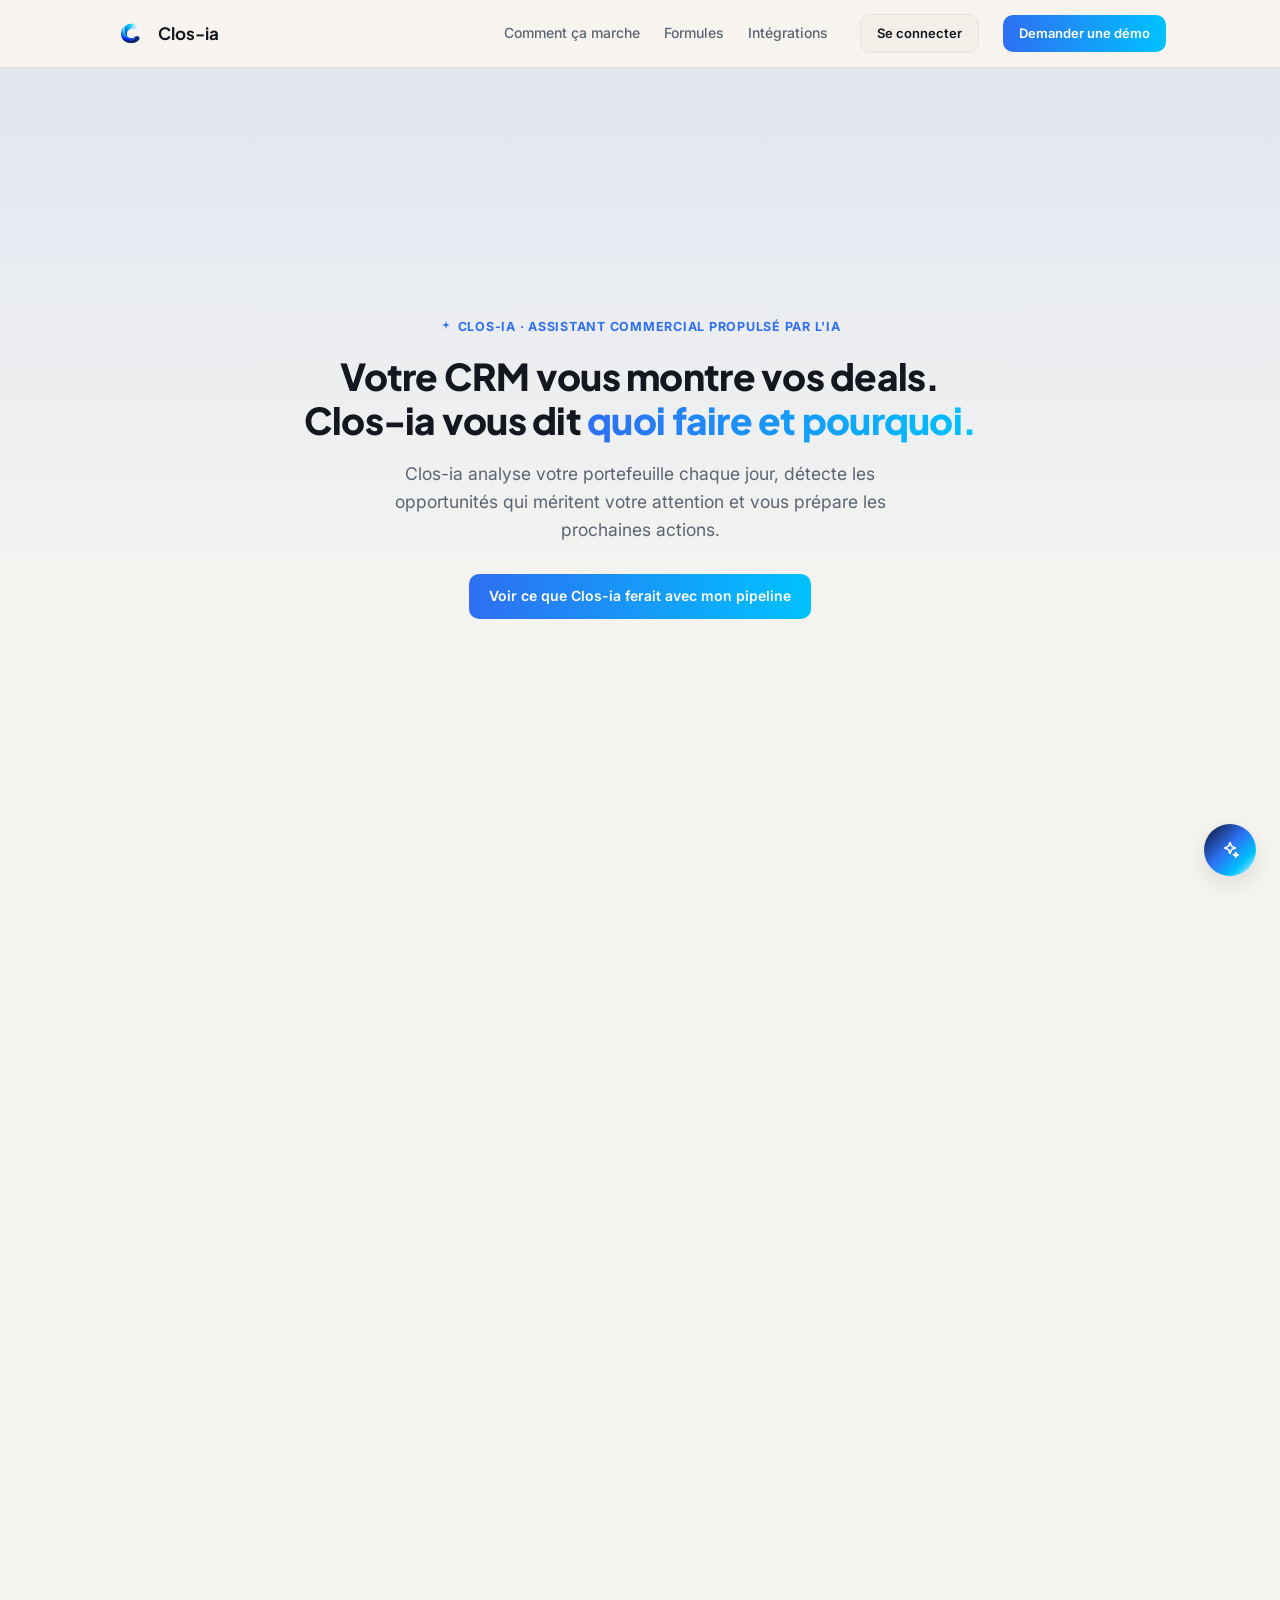
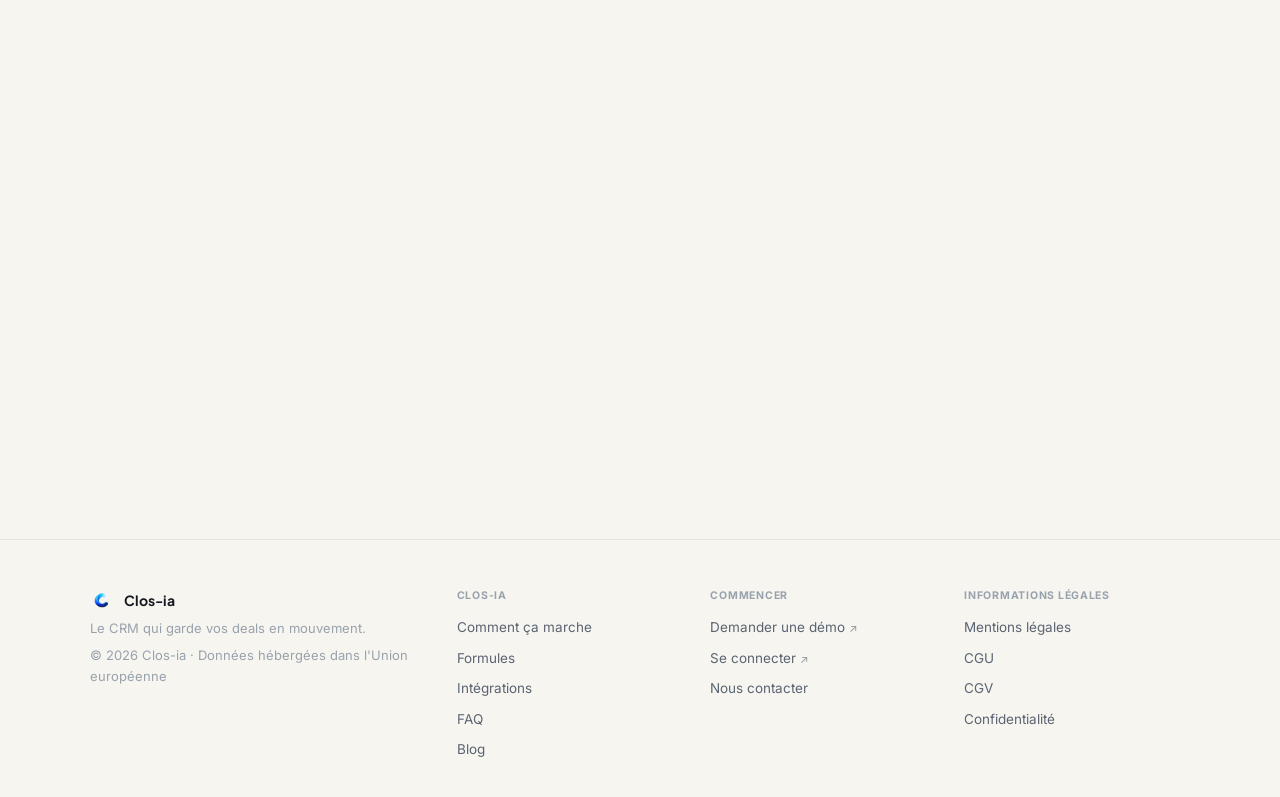
<file: index.html>
<!doctype html>
<html lang="fr">
<head>
  <meta charset="UTF-8" />
  <meta name="viewport" content="width=device-width, initial-scale=1.0" />
  <title>Clos-ia — Le CRM qui garde vos deals en mouvement</title>
  <meta name="description" content="Chaque matin, Clos-ia vous dit qui relancer, qui appeler et quels prospects sont en train de refroidir. Pipeline, agenda et relances générées par IA pour commerciaux." />
  <link rel="icon" href="logo-icon.png" />
  <link rel="canonical" href="https://www.clos-ia.fr/" />
  <script type="application/ld+json">
  {
    "@context": "https://schema.org",
    "@type": "SoftwareApplication",
    "name": "Clos-ia",
    "applicationCategory": "BusinessApplication",
    "operatingSystem": "Web",
    "url": "https://www.clos-ia.fr/",
    "inLanguage": "fr-FR",
    "description": "CRM commercial qui indique chaque jour qui relancer, qui appeler et quelles opportunités risquent de se refroidir.",
    "alternateName": [
      "Closia",
      "Clos-IA",
      "Clos IA",
      "closia"
    ],
    "publisher": {
      "@type": "Organization",
      "name": "Clos-ia",
      "alternateName": ["Clos-IA", "Closia"],
      "url": "https://www.clos-ia.fr/",
      "logo": "https://www.clos-ia.fr/logo-icon.png",
      "email": "contact@clos-ia.fr"
    }
  }
  </script>

  <meta property="og:type" content="website" />
  <meta property="og:url" content="https://www.clos-ia.fr/" />
  <meta property="og:title" content="Clos-ia — Le CRM qui garde vos deals en mouvement" />
  <meta property="og:description" content="Chaque matin, Clos-ia vous dit qui relancer, qui appeler et quels prospects sont en train de refroidir." />
  <meta property="og:image" content="https://www.clos-ia.fr/og-image.png" />
  <meta property="og:image:width" content="1200" />
  <meta property="og:image:height" content="630" />
  <meta property="og:site_name" content="Clos-ia" />
  <meta property="og:locale" content="fr_FR" />

  <meta name="twitter:card" content="summary_large_image" />
  <meta name="twitter:title" content="Clos-ia — Le CRM qui garde vos deals en mouvement" />
  <meta name="twitter:description" content="Chaque matin, Clos-ia vous dit qui relancer, qui appeler et quels prospects sont en train de refroidir." />
  <meta name="twitter:image" content="https://www.clos-ia.fr/og-image.png" />

  <script type="application/ld+json">
  {
    "@context": "https://schema.org",
    "@type": "SoftwareApplication",
    "name": "Clos-ia",
    "applicationCategory": "BusinessApplication",
    "operatingSystem": "Web",
    "description": "CRM commercial assisté par IA qui indique chaque jour qui relancer, qui appeler et quelles opportunités risquent de refroidir.",
    "url": "https://www.clos-ia.fr/",
    "image": "https://www.clos-ia.fr/logo-icon.png",
    "inLanguage": "fr-FR"
  }
  </script>

  <link rel="preconnect" href="https://fonts.googleapis.com" />
  <link href="https://fonts.googleapis.com/css2?family=Plus+Jakarta+Sans:wght@500;600;700;800&family=Inter:wght@400;500;600;700&family=JetBrains+Mono:wght@500;700&display=swap" rel="stylesheet" />
  <link rel="stylesheet" href="style.css" />
  <noscript>
    <style>
      /* Les sections s'affichent au défilement via JavaScript. S'il ne
         s'exécute pas — blocage, erreur réseau, robot d'indexation — la page
         entière resterait invisible. */
      .reveal { opacity: 1 !important; transform: none !important; }
    </style>
  </noscript>
  <noscript>
    <style>
    </style>
  </noscript>
</head>
<body>

  <header class="nav">
    <div class="nav-inner">
      <a href="#top" class="brand">
        <img src="logo-icon.png" width="34" height="34" alt="Clos-ia" style="object-fit:contain;" />
        <span class="brand-text">Clos-ia</span>
      </a>
      <nav class="nav-links">
        <a href="#demo">Comment ça marche</a>
        <a href="#pricing">Formules</a>
        <a href="#fonctions">Intégrations</a>
      </nav>
      <a href="https://app.clos-ia.fr" class="btn btn-ghost btn-sm">Se connecter</a>
      <a href="https://calendar.app.google/dCuVr6ieb45SDheB7" target="_blank" rel="noopener" class="btn btn-primary btn-sm">Demander une démo</a>
    </div>
  </header>

  <main id="top">
    <section class="hero-v2">
      <div class="hero-v2-top reveal">
        <span class="eyebrow"><svg class="eyebrow-icon" viewBox="0 0 24 24" width="12" height="12" fill="currentColor"><path d="M12 2l1.8 6.2L20 10l-6.2 1.8L12 18l-1.8-6.2L4 10l6.2-1.8z"/></svg>Clos-ia · Assistant commercial propulsé par l'IA</span>
        <h1 class="hero-v2-title">Votre CRM vous montre vos deals.<br />Clos-ia vous dit <span class="fade-word">quoi faire et pourquoi.</span></h1>
        <p class="hero-sub">Clos-ia analyse votre portefeuille chaque jour, détecte les opportunités qui méritent votre attention et vous prépare les prochaines actions.</p>
        <div class="hero-actions">
          <a href="https://calendar.app.google/dCuVr6ieb45SDheB7" target="_blank" rel="noopener" class="btn btn-primary">Voir ce que Clos-ia ferait avec mon pipeline</a>
        </div>
      </div>

    </section>


    <!-- PROBLÈME : ce n'est pas le manque de données, c'est le manque de tri -->
    <!-- 1. Le problème et sa réponse, dans le même souffle -->
    <section id="demo" class="demo reveal">
      <div class="section-head">
        <h2>Vous avez un CRM.<br />Mais savez-vous <span class="fade-word">où agir aujourd'hui&nbsp;?</span></h2>
      </div>
      <div class="pb-grid">
        <div class="pb-stat"><b>37</b><span>opportunités ouvertes</span></div>
        <div class="pb-stat"><b>8</b><span>relances à faire</span></div>
        <div class="pb-stat"><b>4</b><span>propositions sans réponse</span></div>
        <div class="pb-stat"><b>3</b><span>commerciaux</span></div>
      </div>
      <p class="pb-punch">Par quoi commencer&nbsp;?</p>

      <div class="demo-flow">
        <div class="demo-step"><span class="demo-num">Votre portefeuille</span><b>18 opportunités</b></div>
        <span class="demo-arrow" aria-hidden="true">→</span>
        <div class="demo-step"><span class="demo-num">Clos-ia lit les signaux</span><b>ancienneté · engagement · montant</b></div>
        <span class="demo-arrow" aria-hidden="true">→</span>
        <div class="demo-step is-out"><span class="demo-num">Ce matin</span><b>4 à traiter</b></div>
      </div>
      <div class="deal-card">
        <div class="deal-head">
          <span class="deal-dot" aria-hidden="true"></span>
          <div class="deal-id"><b>Martin Industrie</b><em>Proposition envoyée · 24&nbsp;000&nbsp;€</em></div>
          <span class="deal-prio">Priorité élevée</span>
        </div>
        <div class="deal-signals">
          <span class="deal-lab">Signaux détectés</span>
          <ul>
            <li>21 jours sans aucune activité</li>
            <li>Proposition envoyée, sans réponse</li>
            <li>Dernier email ouvert deux fois</li>
            <li>Aucune prochaine étape planifiée</li>
          </ul>
        </div>
        <div class="deal-why">
          <span class="deal-lab">Pourquoi cette recommandation&nbsp;?</span>
          <p>L'opportunité reste active — le contact ouvre encore vos emails — mais elle perd de la dynamique et rien n'est prévu pour la relancer.</p>
          <span class="deal-conf">Niveau de confiance&nbsp;: <b>élevé</b></span>
        </div>
        <div class="deal-actions">
          <span class="deal-reco">Clos-ia recommande&nbsp;: appeler aujourd'hui</span>
          <span class="deal-btn">Préparer l'appel</span>
        </div>
      </div>
    </section>

    <!-- 2. Ce que ça donne dans la journée -->
    <section id="parcours" class="parcours reveal">
      <div class="section-head">
        <h2>De votre portefeuille<br /><span class="fade-word">à votre prochaine action.</span></h2>
      </div>
      <div class="etapes">
        <div class="etape"><span class="etape-n">01</span><b>Détecter</b><em>Clos-ia analyse votre portefeuille.</em></div>
        <div class="etape"><span class="etape-n">02</span><b>Prioriser</b><em>Les opportunités importantes remontent.</em></div>
        <div class="etape"><span class="etape-n">03</span><b>Comprendre</b><em>Clos-ia explique pourquoi.</em></div>
        <div class="etape"><span class="etape-n">04</span><b>Agir</b><em>Clos-ia prépare la prochaine action.</em></div>
      </div>
      <div class="av-ap">
        <div class="av">
          <span class="av-lab">Avant</span>
          <p>«&nbsp;Je dois passer en revue toutes mes opportunités pour savoir laquelle traiter.&nbsp;»</p>
        </div>
        <div class="ap">
          <span class="av-lab">Avec Clos-ia</span>
          <p>«&nbsp;Clos-ia m'indique les 4 dossiers qui méritent mon attention aujourd'hui, et pourquoi.&nbsp;»</p>
        </div>
      </div>
      <div class="mk mk-today"><div class="mk-hero">Bonjour Thomas<em>Voici ce qui mérite votre attention aujourd'hui.</em>
  <span class="mk-stats"><b>5</b> actions <b>2</b> RDV <b>2</b> relances <i>1 en retard</i></span></div>
<div class="mk-cols">
  <div><span class="mk-lab">À faire aujourd'hui</span>
    <div class="mk-line"><span class="mk-t">09:30</span><span><b>Relancer Girard Coiffure</b><em>4 800 € · proposition il y a 6 jours</em></span><span class="mk-act">Générer</span></div>
    <div class="mk-line"><span class="mk-t">11:00</span><span><b>Appeler Dupont SAS</b><em>2 100 € · sans réponse depuis 5 jours</em></span><span class="mk-act">Appeler</span></div>
    <div class="mk-line"><span class="mk-t">14:30</span><span><b>Préparer RDV Leroy</b><em>6 200 € · visio à 16h</em></span><span class="mk-act">Préparer</span></div>
  </div>
  <div><span class="mk-lab">À surveiller</span>
    <div class="mk-watch red"><b>Société Martin</b><span>4 800 €</span><em>9 jours sans activité</em></div>
    <div class="mk-watch amber"><b>Société Dupont</b><span>3 400 €</span><em>5 jours sans activité</em></div>
    <div class="mk-watch green"><b>Société Leroy</b><span>2 100 €</span><em>Forte dynamique</em></div>
  </div>
</div></div>
    </section>

    <!-- 3. Pour qui -->
    <section id="pour-qui" class="pour-qui reveal">
      <div class="section-head">
        <h2>Chacun sa question.<br /><span class="fade-word">Une seule réponse.</span></h2>
      </div>
      <div class="roles-grid">
        <div class="role"><b>Pour les commerciaux</b><em>Savoir quelles opportunités traiter en priorité.</em></div>
        <div class="role"><b>Pour les Customer Success</b><em>Savoir quels clients demandent votre attention.</em></div>
        <div class="role"><b>Pour les managers</b><em>Savoir où intervenir.</em></div>
      </div>
      <div class="mg-card">
        <div class="mg-head"><b>7 dossiers demandent votre attention</b></div>
        <div class="mg-cols">
          <div>
            <span class="mg-lab">Commerciaux</span>
            <div class="mg-line"><span class="mg-dot red" aria-hidden="true"></span>3 opportunités à risque</div>
            <div class="mg-line"><span class="mg-dot amber" aria-hidden="true"></span>2 sans prochaine action</div>
          </div>
          <div>
            <span class="mg-lab">Customer Success</span>
            <div class="mg-line"><span class="mg-dot red" aria-hidden="true"></span>1 client à risque</div>
            <div class="mg-line"><span class="mg-dot amber" aria-hidden="true"></span>1 renouvellement à surveiller</div>
          </div>
        </div>
        <div class="mg-focus">
          <span class="mg-lab">Où intervenir&nbsp;?</span>
          <b>Martin Industrie — 24&nbsp;000&nbsp;€</b>
          <em>21 jours sans activité. Proposition envoyée. Aucune prochaine étape.</em>
          <span class="mg-reco">Intervention suggérée&nbsp;: demander à Thomas de reprendre contact aujourd'hui.</span>
        </div>
      </div>
    </section>

    <!-- 4. L'écosystème et la reprise de données -->
    <section id="fonctions" class="essentials reveal">
      
      <div class="section-head">
        <span class="eyebrow">Écosystème</span>
        <h2>Il se branche sur ce que <span class="fade-word">vous utilisez déjà.</span></h2>
        
      </div>
      <div class="eco">

        <svg class="eco-web" viewBox="0 0 960 536" role="img" aria-labelledby="eco-title">
          <title id="eco-title">Clos-ia au centre, entouré de trois orbites : les connexions permanentes, la reprise de données, puis les pistes à l'étude.</title>
          <defs>
            <radialGradient id="halo"><stop offset="0%" stop-color="#246bfe" stop-opacity="0.22" /><stop offset="100%" stop-color="#246bfe" stop-opacity="0" /></radialGradient>
            <linearGradient id="coeur" x1="0" y1="0" x2="1" y2="1"><stop offset="0%" stop-color="#2e6ff2" /><stop offset="100%" stop-color="#0ea5e9" /></linearGradient>
          </defs>
          <ellipse cx="480" cy="268" rx="196" ry="112" fill="none" stroke="#2e6ff2" stroke-width="1" opacity="0.12" /><ellipse cx="480" cy="268" rx="320" ry="178" fill="none" stroke="#2e6ff2" stroke-width="1" opacity="0.12" /><ellipse cx="480" cy="268" rx="432" ry="236" fill="none" stroke="#8a94a6" stroke-width="1" opacity="0.13" /><path d="M480 268 Q506 212 480 172" fill="none" stroke="#2e6ff2" stroke-width="1.4" opacity="0.8" /><path d="M480 268 Q578 276 640 238" fill="none" stroke="#2e6ff2" stroke-width="1.4" opacity="0.8" /><path d="M480 268 Q522 334 579 346" fill="none" stroke="#2e6ff2" stroke-width="1.4" opacity="0.8" /><path d="M480 268 Q406 293 381 346" fill="none" stroke="#2e6ff2" stroke-width="1.4" opacity="0.8" /><path d="M480 268 Q392 225 320 238" fill="none" stroke="#2e6ff2" stroke-width="1.4" opacity="0.8" /><path d="M480 268 Q594 219 649 147" fill="none" stroke="#2e6ff2" stroke-width="1.2" opacity="0.7" /><path d="M480 268 Q596 347 697 362" fill="none" stroke="#2e6ff2" stroke-width="1.2" opacity="0.7" /><path d="M480 268 Q366 317 311 389" fill="none" stroke="#2e6ff2" stroke-width="1.2" opacity="0.7" /><path d="M480 268 Q364 189 263 174" fill="none" stroke="#2e6ff2" stroke-width="1.2" opacity="0.7" /><path d="M480 268 Q563 167 582 73" fill="none" stroke="#8a94a6" stroke-width="1.2" opacity="0.55" stroke-dasharray="3 3" /><path d="M480 268 Q676 236 805 170" fill="none" stroke="#8a94a6" stroke-width="1.2" opacity="0.55" stroke-dasharray="3 3" /><path d="M480 268 Q684 326 837 324" fill="none" stroke="#8a94a6" stroke-width="1.2" opacity="0.55" stroke-dasharray="3 3" /><path d="M480 268 Q566 390 660 446" fill="none" stroke="#8a94a6" stroke-width="1.2" opacity="0.55" stroke-dasharray="3 3" /><path d="M480 268 Q397 369 378 463" fill="none" stroke="#8a94a6" stroke-width="1.2" opacity="0.55" stroke-dasharray="3 3" /><path d="M480 268 Q284 300 155 366" fill="none" stroke="#8a94a6" stroke-width="1.2" opacity="0.55" stroke-dasharray="3 3" /><path d="M480 268 Q276 210 123 212" fill="none" stroke="#8a94a6" stroke-width="1.2" opacity="0.55" stroke-dasharray="3 3" /><path d="M480 268 Q394 146 300 90" fill="none" stroke="#8a94a6" stroke-width="1.2" opacity="0.55" stroke-dasharray="3 3" /><circle cx="480" cy="268" r="110" fill="url(#halo)" /><circle cx="480" cy="268" r="58" fill="#ffffff" stroke="url(#coeur)" stroke-width="2.5" /><image href="logo-icon.png" x="440" y="228" width="80" height="80" preserveAspectRatio="xMidYMid meet" /><g><rect x="420" y="139" width="120" height="34" rx="17" fill="#2e6ff2" stroke="#2e6ff2" stroke-width="1" /><text x="480" y="161" text-anchor="middle" font-size="12.5" font-weight="600" fill="#ffffff">Google Agenda</text></g><g><rect x="635" y="216" width="62" height="34" rx="17" fill="#2e6ff2" stroke="#2e6ff2" stroke-width="1" /><text x="666" y="238" text-anchor="middle" font-size="12.5" font-weight="600" fill="#ffffff">Gmail</text></g><g><rect x="564" y="342" width="62" height="34" rx="17" fill="#2e6ff2" stroke="#2e6ff2" stroke-width="1" /><text x="595" y="364" text-anchor="middle" font-size="12.5" font-weight="600" fill="#ffffff">Slack</text></g><g><rect x="330" y="342" width="69" height="34" rx="17" fill="#2e6ff2" stroke="#2e6ff2" stroke-width="1" /><text x="365" y="364" text-anchor="middle" font-size="12.5" font-weight="600" fill="#ffffff">Notion</text></g><g><rect x="215" y="216" width="157" height="34" rx="17" fill="#2e6ff2" stroke="#2e6ff2" stroke-width="1" /><text x="294" y="238" text-anchor="middle" font-size="12.5" font-weight="600" fill="#ffffff">Signature en ligne</text></g><g><rect x="639" y="111" width="77" height="34" rx="17" fill="#dfe9fd" stroke="#2e6ff2" stroke-width="1" /><text x="677" y="133" text-anchor="middle" font-size="12.5" font-weight="600" fill="#1746b8">HubSpot</text></g><g><rect x="683" y="361" width="99" height="34" rx="17" fill="#dfe9fd" stroke="#2e6ff2" stroke-width="1" /><text x="732" y="383" text-anchor="middle" font-size="12.5" font-weight="600" fill="#1746b8">Salesforce</text></g><g><rect x="237" y="391" width="91" height="34" rx="17" fill="#dfe9fd" stroke="#2e6ff2" stroke-width="1" /><text x="283" y="413" text-anchor="middle" font-size="12.5" font-weight="600" fill="#1746b8">Pipedrive</text></g><g><rect x="175" y="141" width="106" height="34" rx="17" fill="#dfe9fd" stroke="#2e6ff2" stroke-width="1" /><text x="228" y="163" text-anchor="middle" font-size="12.5" font-weight="600" fill="#1746b8">CSV &amp; Excel</text></g><g><rect x="561" y="24" width="77" height="34" rx="17" fill="none" stroke="#8a94a6" stroke-width="1" stroke-dasharray="3 3" /><text x="599" y="46" text-anchor="middle" font-size="12.5" font-weight="600" fill="#5b6472">Aircall</text></g><g><rect x="823" y="137" width="69" height="34" rx="17" fill="none" stroke="#8a94a6" stroke-width="1" stroke-dasharray="3 3" /><text x="858" y="159" text-anchor="middle" font-size="12.5" font-weight="600" fill="#5b6472">Zapier</text></g><g><rect x="864" y="316" width="62" height="34" rx="17" fill="none" stroke="#8a94a6" stroke-width="1" stroke-dasharray="3 3" /><text x="895" y="338" text-anchor="middle" font-size="12.5" font-weight="600" fill="#5b6472">Make</text></g><g><rect x="655" y="457" width="69" height="34" rx="17" fill="none" stroke="#8a94a6" stroke-width="1" stroke-dasharray="3 3" /><text x="689" y="479" text-anchor="middle" font-size="12.5" font-weight="600" fill="#5b6472">Stripe</text></g><g><rect x="315" y="478" width="91" height="34" rx="17" fill="none" stroke="#8a94a6" stroke-width="1" stroke-dasharray="3 3" /><text x="361" y="500" text-anchor="middle" font-size="12.5" font-weight="600" fill="#5b6472">Pennylane</text></g><g><rect x="71" y="365" width="62" height="34" rx="17" fill="none" stroke="#8a94a6" stroke-width="1" stroke-dasharray="3 3" /><text x="102" y="387" text-anchor="middle" font-size="12.5" font-weight="600" fill="#5b6472">Qonto</text></g><g><rect x="30" y="186" width="69" height="34" rx="17" fill="none" stroke="#8a94a6" stroke-width="1" stroke-dasharray="3 3" /><text x="65" y="208" text-anchor="middle" font-size="12.5" font-weight="600" fill="#5b6472">Evoliz</text></g><g><rect x="240" y="45" width="62" height="34" rx="17" fill="none" stroke="#8a94a6" stroke-width="1" stroke-dasharray="3 3" /><text x="271" y="67" text-anchor="middle" font-size="12.5" font-weight="600" fill="#5b6472">Tiime</text></g>
        </svg>

        <div class="eco-fallback">
        </div>

        <div class="eco-legend">
          <span><i class="eco-key live"></i>Connexion permanente</span>
          <span><i class="eco-key import"></i>Reprise de données</span>
          <span><i class="eco-key plan"></i>À l'étude, sans date annoncée</span>
        </div>
        <p class="eco-note">Une <strong>connexion permanente</strong> échange en continu. Une <strong>reprise de données</strong> est un import de fichier, effectué une fois. Les pistes à l'étude n'ont pas de date et ne font pas partie de ce que vous achetez.</p>
      </div>
            
      
      <div class="imp-steps">
        <div class="imp-step"><b>Exportez</b><em>Un fichier depuis votre CRM actuel.</em></div>
        <div class="imp-arrow" aria-hidden="true">→</div>
        <div class="imp-step"><b>Importez</b><em>Clos-ia reconnaît les colonnes.</em></div>
        <div class="imp-arrow" aria-hidden="true">→</div>
        <div class="imp-step"><b>Analysez</b><em>Les signaux sont calculés dès le premier jour.</em></div>
        <div class="imp-arrow" aria-hidden="true">→</div>
        <div class="imp-step"><b>Agissez</b><em>Vos priorités du jour apparaissent.</em></div>
      </div>
      <p class="imp-note">C'est une reprise de données, effectuée une fois — pas une synchronisation permanente avec votre ancien CRM. Nous préférons le dire clairement.</p>
    </section>

    <!-- 5. Les formules -->
    <section id="pricing" class="pricing reveal">
      
      <div class="section-head">
        <span class="eyebrow">Formules</span>
        <h2>Clos-ia s'adapte <span class="fade-word">à votre façon de vendre.</span></h2>
        
      </div>

      <div class="pricing-grid">

        <div class="price-card">
          <div class="price-stage">Ma vision commerciale</div>
          <div class="price-plan">Solo</div>
          <div class="price-row">
            <span class="price-pending">Tarif communiqué à l'ouverture</span>
          </div>
          <div class="price-seats">1 utilisateur</div>
          <p class="price-claim">Même seul, vous avez besoin d'une vraie vision de votre portefeuille client.</p>
          <p class="price-body">Gardez vos clients, vos opportunités, vos relances et vos prochaines actions au même endroit.</p>
          <a href="https://calendar.app.google/dCuVr6ieb45SDheB7" target="_blank" rel="noopener" class="btn btn-ghost btn-block">Demander une démo</a>
          <span class="price-note">Ouverture des inscriptions prochainement</span>
        </div>

        <div class="price-card price-card-featured">
          <div class="price-featured-badge">⭐ Recommandé</div>
          <div class="price-stage">Notre vision commerciale</div>
          <div class="price-plan">Équipe</div>
          <div class="price-row">
            <span class="price-pending">Tarif communiqué à l'ouverture</span>
          </div>
          <div class="price-seats">De 2 à 5 utilisateurs</div>
          <p class="price-claim">Une vision commune de votre portefeuille commercial.</p>
          <p class="price-body">Donnez à toute l'équipe une vision claire des opportunités, des priorités et des actions à mener.</p>
          <a href="https://calendar.app.google/dCuVr6ieb45SDheB7" target="_blank" rel="noopener" class="btn btn-primary btn-block">Demander une démo</a>
          <span class="price-note">Ouverture des inscriptions prochainement</span>
        </div>

        <div class="price-card">
          <div class="price-stage">Notre pilotage commercial</div>
          <div class="price-plan">Business</div>
          <div class="price-row">
            <span class="price-pending">Tarif communiqué à l'ouverture</span>
          </div>
          <div class="price-seats">Jusqu'à 10 utilisateurs · pour les équipes qui se pilotent</div>
          <p class="price-claim">Pilotez votre portefeuille et votre équipe avec une vision claire des priorités.</p>
          <p class="price-body">Pilotez votre activité commerciale avec une vision claire des opportunités, des risques et des priorités.</p>
          <a href="https://calendar.app.google/dCuVr6ieb45SDheB7" target="_blank" rel="noopener" class="btn btn-ghost btn-block">Demander une démo</a>
          <span class="price-note">Ouverture des inscriptions prochainement</span>
        </div>

      </div>

      <p class="price-footnote">Les tarifs seront publiés à l'ouverture des inscriptions, et seront mensuels — il n'y a pas d'offre annuelle. Résiliable à tout moment, sans préavis.</p>
    
    </section>

    <!-- 6. La démonstration, avec les dernières questions juste avant -->
    <section id="contact" class="contact reveal">
      
      <div class="section-head">
        <span class="eyebrow">FAQ</span>
        <h2>Vos questions, <span class="fade-word">en clair.</span></h2>
      </div>
      <div class="faq-list" id="faq">
        <details class="faq-item">
          <summary>En quoi Clos-ia est différent d'HubSpot ou Pipedrive ?</summary>
          <p>HubSpot et Pipedrive structurent vos données. Clos-ia s'en sert pour vous dire quoi faire aujourd'hui, et pourquoi.</p>
        </details>
        
        <details class="faq-item">
          <summary>Mes données sont-elles sécurisées ?</summary>
          <p>Chaque compte n'accède qu'aux siennes, par des règles appliquées au niveau de la base, avec hébergement européen.</p>
        </details>
        <details class="faq-item">
          <summary>Puis-je importer mes prospects depuis mon CRM actuel ?</summary>
          <p>Oui, vous-même : exportez un fichier depuis HubSpot, Salesforce ou Pipedrive, Clos-ia reconnaît les colonnes et détecte les doublons. C'est une reprise de vos données, pas une synchronisation permanente avec votre ancien CRM.</p>
        </details>
        
        <details class="faq-item">
          <summary>Comment Clos-ia détermine-t-il les priorités ?</summary>
          <p>Il croise le montant, l'étape, le temps écoulé depuis le dernier échange, les tâches en retard et le contenu de vos emails — et affiche toujours les signaux retenus.</p>
        <p style="margin-top:10px;">Claude, d'Anthropic, appelé uniquement depuis nos serveurs.</p>
      </details>
      </div>
    
      
      <div class="contact-inner">
        <div class="section-head" style="text-align:left;">
          <span class="eyebrow">Voir Clos-ia en action</span>
          <h2>Voyez ce que Clos-ia ferait <span class="fade-word">avec votre pipeline.</span></h2>
          <p class="contact-sub">On importe quelques prospects, on connecte votre agenda, et on vous montre exactement quelles actions Clos-ia proposerait pour faire avancer vos deals — en moins de 15 minutes.</p>

          <a href="https://calendar.app.google/dCuVr6ieb45SDheB7" target="_blank" rel="noopener" class="btn btn-primary" style="margin-top:28px; display:inline-block;">Demander une démo</a>
        </div>
        <form id="lead-form" class="lead-form">
          <div class="lead-form-head">
            <div class="lead-form-title">Une question avant de réserver ?</div>
            <p class="lead-form-sub">Laissez-nous vos coordonnées, on vous répond directement.</p>
          </div>
          <label class="hp-field" aria-hidden="true">Site web (ne pas remplir)
            <input type="text" name="website" tabindex="-1" autocomplete="off" />
          </label>

          <div class="lead-row">
            <label><span class="lead-label">Prénom <span class="req">*</span></span>
              <input type="text" name="first_name" required autocomplete="given-name" />
            </label>
            <label><span class="lead-label">Nom <span class="req">*</span></span>
              <input type="text" name="last_name" required autocomplete="family-name" />
            </label>
          </div>

          <div class="lead-row">
            <label><span class="lead-label">Email professionnel <span class="req">*</span></span>
              <input type="email" name="email" required autocomplete="email" placeholder="vous@entreprise.com" />
            </label>
            <label><span class="lead-label">Téléphone</span>
              <input type="tel" name="phone" autocomplete="tel" placeholder="06 12 34 56 78" />
            </label>
          </div>

          <div class="lead-row">
            <label><span class="lead-label">Société</span>
              <input type="text" name="company" autocomplete="organization" />
            </label>
            <label><span class="lead-label">Taille de votre équipe</span>
              <select name="team_size">
                <option value="">Choisissez une tranche</option>
                <option>Je travaille seul</option>
                <option>2 à 3 personnes</option>
                <option>4 à 10 personnes</option>
                <option>Plus de 10 personnes</option>
              </select>
            </label>
          </div>

          <div class="lead-row">
            <label><span class="lead-label">Secteur d'activité</span>
              <select name="industry">
                <option value="">Choisissez un secteur</option>
                <option>Bâtiment et travaux</option>
                <option>Services aux entreprises</option>
                <option>Commerce et distribution</option>
                <option>Industrie et production</option>
                <option>Conseil et formation</option>
                <option>Immobilier</option>
                <option>Informatique et numérique</option>
                <option>Santé et bien-être</option>
                <option>Transport et logistique</option>
                <option>Autre</option>
              </select>
            </label>
            <span aria-hidden="true"></span>
          </div>

          <label><span class="lead-label">Votre contexte</span>
            <textarea name="message" rows="4" placeholder="Outils actuels, situation à nous montrer, question précise…"></textarea>
          </label>
          <button type="submit" class="btn btn-ghost btn-block">Envoyer le message</button>
          <p id="lead-status" class="lead-status" role="status"></p>
        </form>
      </div>
    
    </section>

  </main>

  <footer class="footer">
    <div class="footer-inner">
      <div class="footer-brand">
        <div class="brand">
          <img src="logo-icon.png" width="24" height="24" alt="Clos-ia" style="object-fit:contain;" />
          <span class="brand-text">Clos-ia</span>
        </div>
        <p class="footer-tag">Le CRM qui garde vos deals en mouvement.</p>
        <p class="footer-copy">© 2026 Clos-ia · Données hébergées dans l'Union européenne</p>
      </div>

      <div class="footer-col">
        <span class="footer-col-title">Clos-ia</span>
        <a href="#demo">Comment ça marche</a>
        <a href="#pricing">Formules</a>
        <a href="#fonctions">Intégrations</a>
        <a href="#faq">FAQ</a>
        <a href="blog/">Blog</a>
      </div>

      <div class="footer-col">
        <span class="footer-col-title">Commencer</span>
        <a href="https://calendar.app.google/dCuVr6ieb45SDheB7" target="_blank" rel="noopener">Demander une démo <span class="ext">&#8599;</span></a>
        <a href="https://app.clos-ia.fr" target="_blank" rel="noopener">Se connecter <span class="ext">&#8599;</span></a>
        <a href="#contact">Nous contacter</a>
      </div>

      <div class="footer-col">
        <span class="footer-col-title">Informations légales</span>
        <a href="mentions-legales.html">Mentions légales</a>
        <a href="cgu.html">CGU</a>
        <a href="cgv.html">CGV</a>
        <a href="confidentialite.html">Confidentialité</a>
      </div>
    </div>
  </footer>

  <script src="script.js"></script>
  <script src="/assistant-widget.js" defer></script>
</body>
</html>
</file>
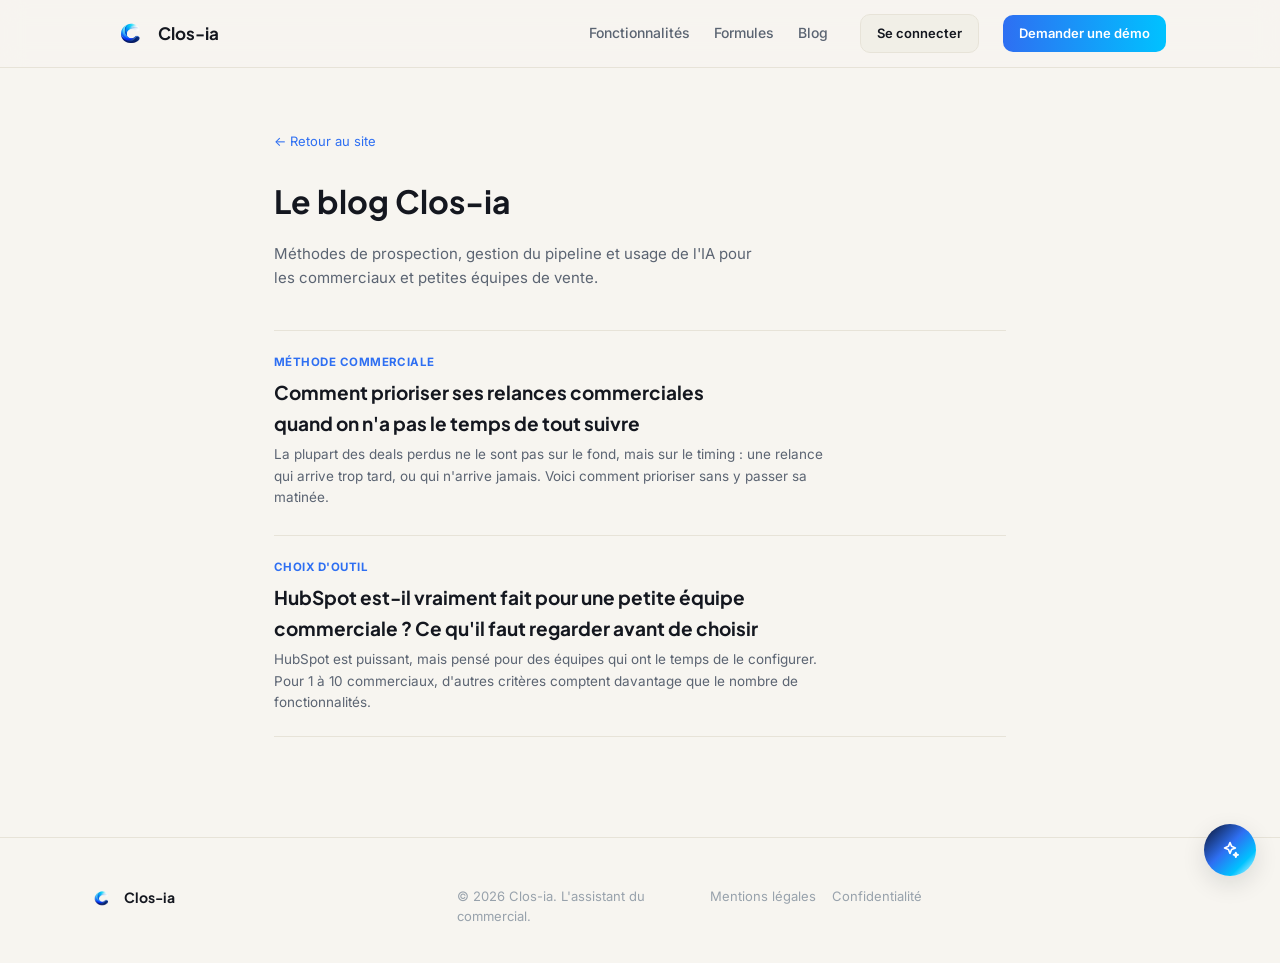
<file: blog/index.html>
<!doctype html>
<html lang="fr">
<head>
  <meta charset="UTF-8" />
  <meta name="viewport" content="width=device-width, initial-scale=1.0" />
  <title>Blog — Clos-ia, le CRM commercial assisté par IA</title>
  <meta name="description" content="Conseils, méthodes et retours d'expérience sur la prospection commerciale, la relance de prospects et l'usage de l'IA dans un CRM." />
  <link rel="canonical" href="https://www.clos-ia.fr/blog/" />
  <link rel="icon" href="../logo-icon.png" />
  <link rel="preconnect" href="https://fonts.googleapis.com" />
  <link href="https://fonts.googleapis.com/css2?family=Plus+Jakarta+Sans:wght@500;600;700;800&family=Inter:wght@400;500;600;700&display=swap" rel="stylesheet" />
  <link rel="stylesheet" href="../style.css" />
  <style>
    .blog-main { max-width: 780px; margin: 0 auto; padding: 60px 24px 100px; }
    .blog-head h1 { font-size: 32px; margin: 0 0 10px; }
    .blog-head p { color: var(--text-dim); font-size: 15px; max-width: 480px; }
    .blog-list { display: flex; flex-direction: column; gap: 4px; margin-top: 40px; }
    .blog-card { display: block; padding: 22px 0; border-top: 0.5px solid var(--hairline); text-decoration: none; }
    .blog-card:last-child { border-bottom: 0.5px solid var(--hairline); }
    .blog-card .cat { font-size: 11.5px; font-weight: 700; letter-spacing: 0.04em; text-transform: uppercase; color: var(--blue); margin-bottom: 6px; }
    .blog-card h2 { font-size: 19px; color: var(--text); margin: 0 0 6px; }
    .blog-card p { font-size: 13.5px; color: var(--text-dim); margin: 0; max-width: 560px; }
    a.back { display: inline-flex; align-items: center; gap: 6px; font-size: 13px; color: var(--blue); margin-bottom: 24px; text-decoration: none; }
  </style>
</head>
<body>

  <header class="nav">
    <div class="nav-inner">
      <a href="../index.html" class="brand">
        <img src="../logo-icon.png" width="34" height="34" alt="Clos-ia" style="object-fit:contain;" />
        <span class="brand-text">Clos-ia</span>
      </a>
      <nav class="nav-links">
        <a href="../index.html#features">Fonctionnalités</a>
        <a href="../index.html#pricing">Formules</a>
        <a href="./">Blog</a>
      </nav>
      <a href="https://app.clos-ia.fr" class="btn btn-ghost btn-sm">Se connecter</a>
      <a href="../index.html#contact" class="btn btn-primary btn-sm">Demander une démo</a>
    </div>
  </header>

  <main class="blog-main">
    <a href="../index.html" class="back">← Retour au site</a>
    <div class="blog-head">
      <h1>Le blog Clos-ia</h1>
      <p>Méthodes de prospection, gestion du pipeline et usage de l'IA pour les commerciaux et petites équipes de vente.</p>
    </div>

    <div class="blog-list">
      <a href="prioriser-relances-commerciales-ia.html" class="blog-card">
        <div class="cat">Méthode commerciale</div>
        <h2>Comment prioriser ses relances commerciales quand on n'a pas le temps de tout suivre</h2>
        <p>La plupart des deals perdus ne le sont pas sur le fond, mais sur le timing : une relance qui arrive trop tard, ou qui n'arrive jamais. Voici comment prioriser sans y passer sa matinée.</p>
      </a>
      <a href="alternative-hubspot-petites-equipes.html" class="blog-card">
        <div class="cat">Choix d'outil</div>
        <h2>HubSpot est-il vraiment fait pour une petite équipe commerciale ? Ce qu'il faut regarder avant de choisir</h2>
        <p>HubSpot est puissant, mais pensé pour des équipes qui ont le temps de le configurer. Pour 1 à 10 commerciaux, d'autres critères comptent davantage que le nombre de fonctionnalités.</p>
      </a>
    </div>
  </main>

  <footer class="footer">
    <div class="footer-inner">
      <div class="brand">
        <img src="../logo-icon.png" width="24" height="24" alt="Clos-ia" style="object-fit:contain;" />
        <span class="brand-text">Clos-ia</span>
      </div>
      <p>© 2026 Clos-ia. L'assistant du commercial.</p>
      <div style="display:flex; gap:16px;">
        <a href="../mentions-legales.html" class="footer-legal">Mentions légales</a>
        <a href="../confidentialite.html" class="footer-legal">Confidentialité</a>
      </div>
    </div>
  </footer>

  <script src="/assistant-widget.js" defer></script>
</body>
</html>
</file>
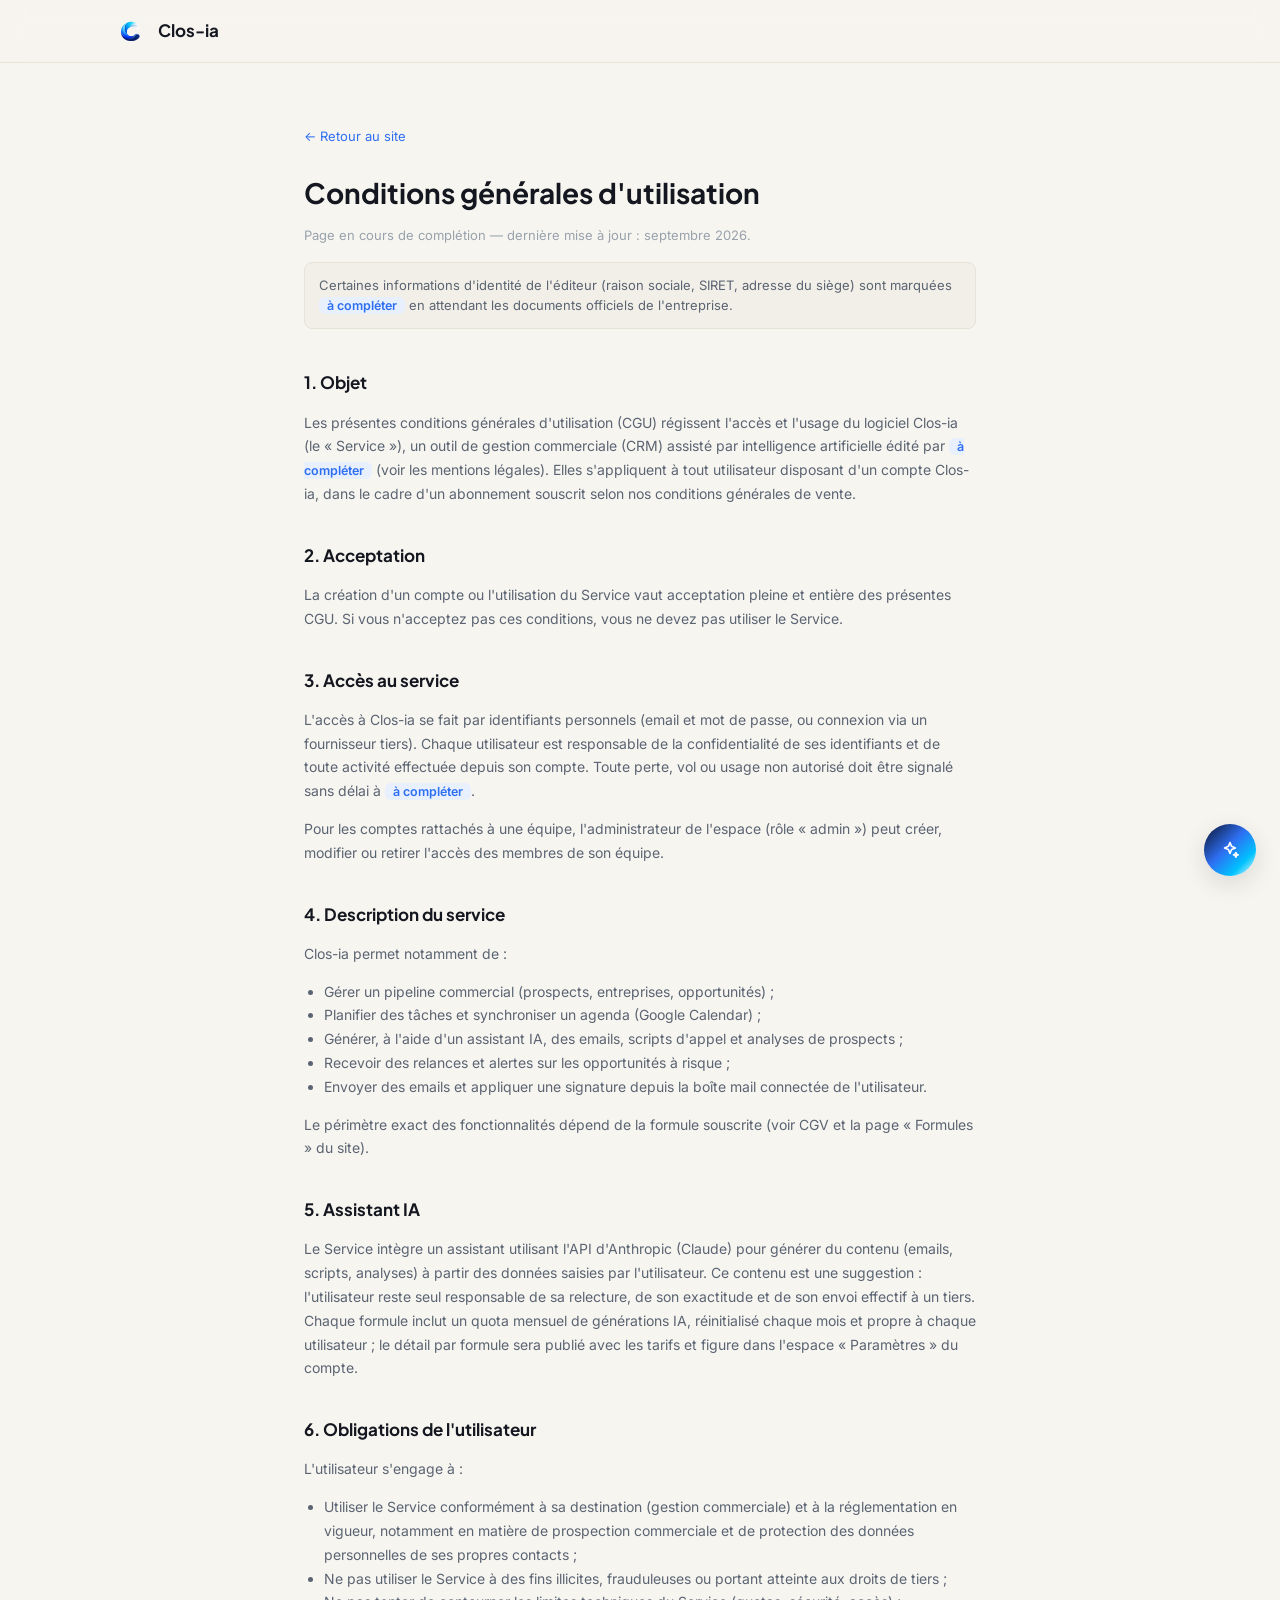
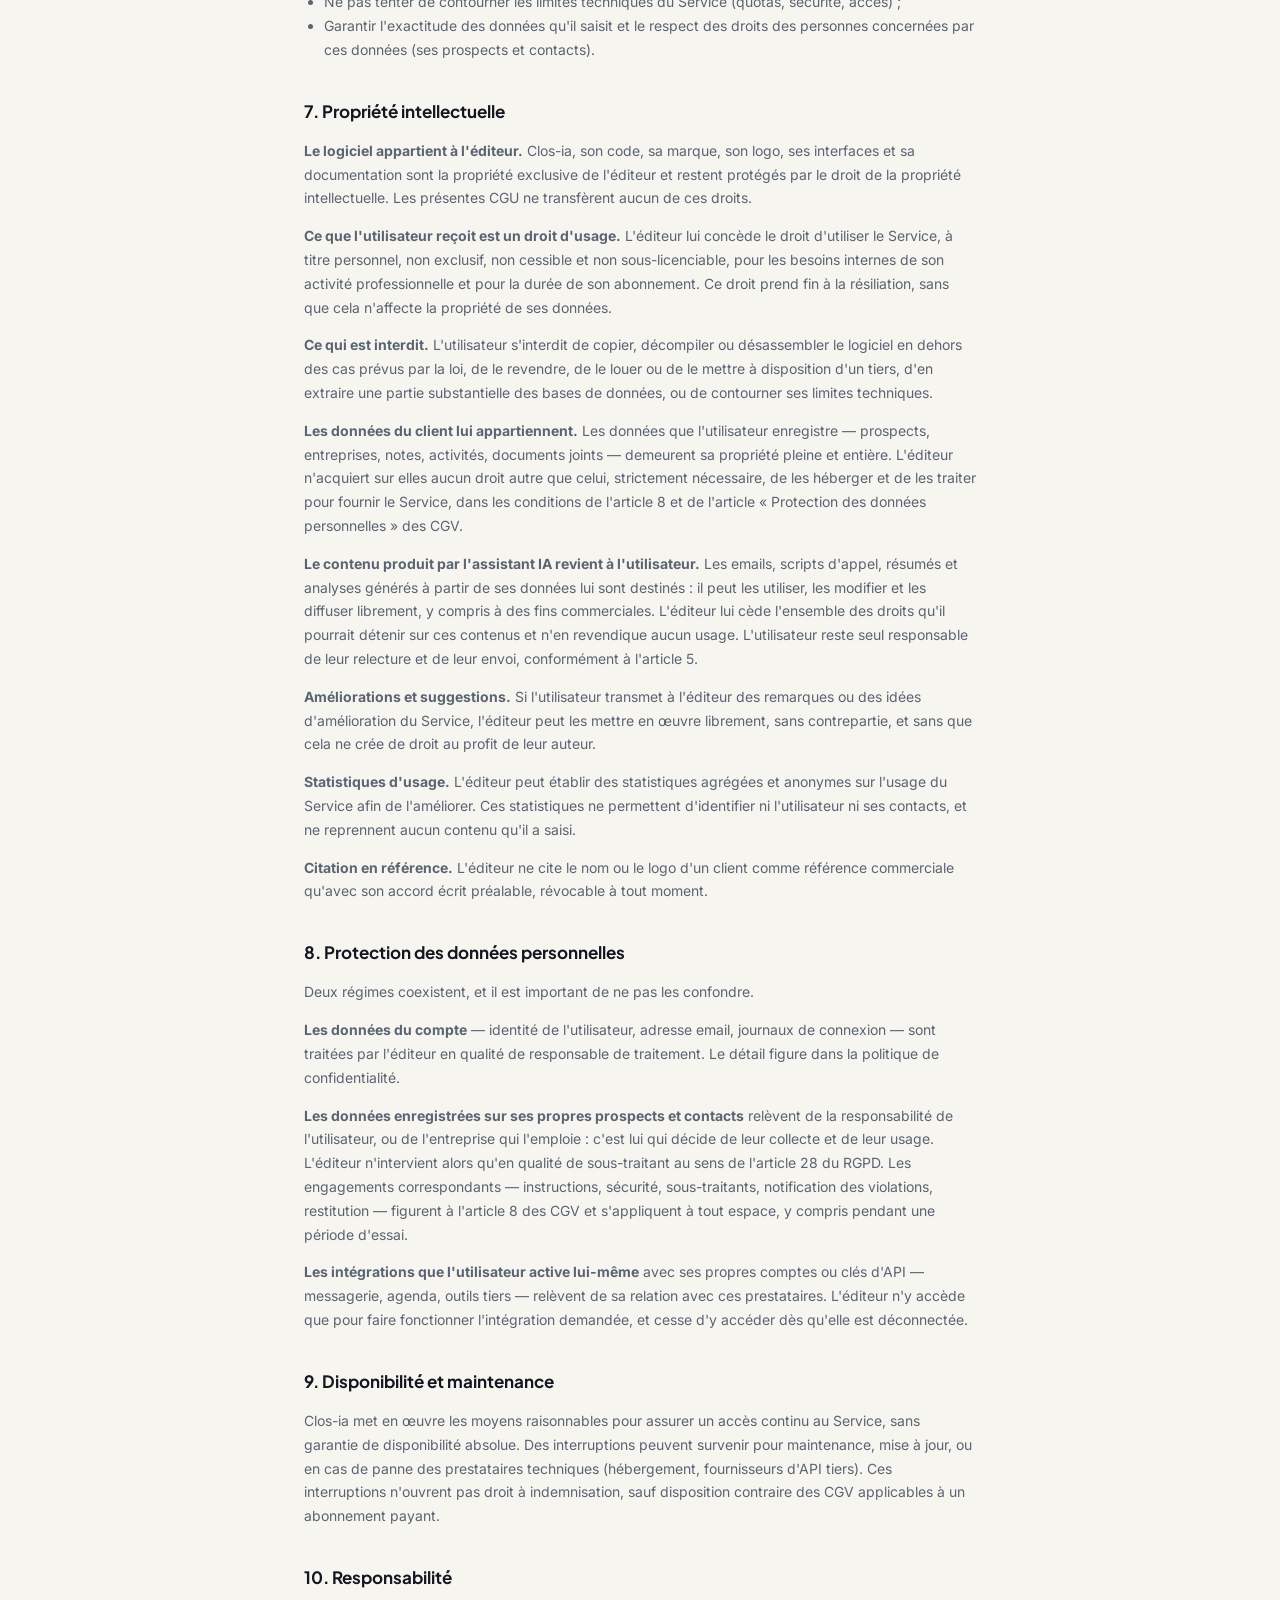
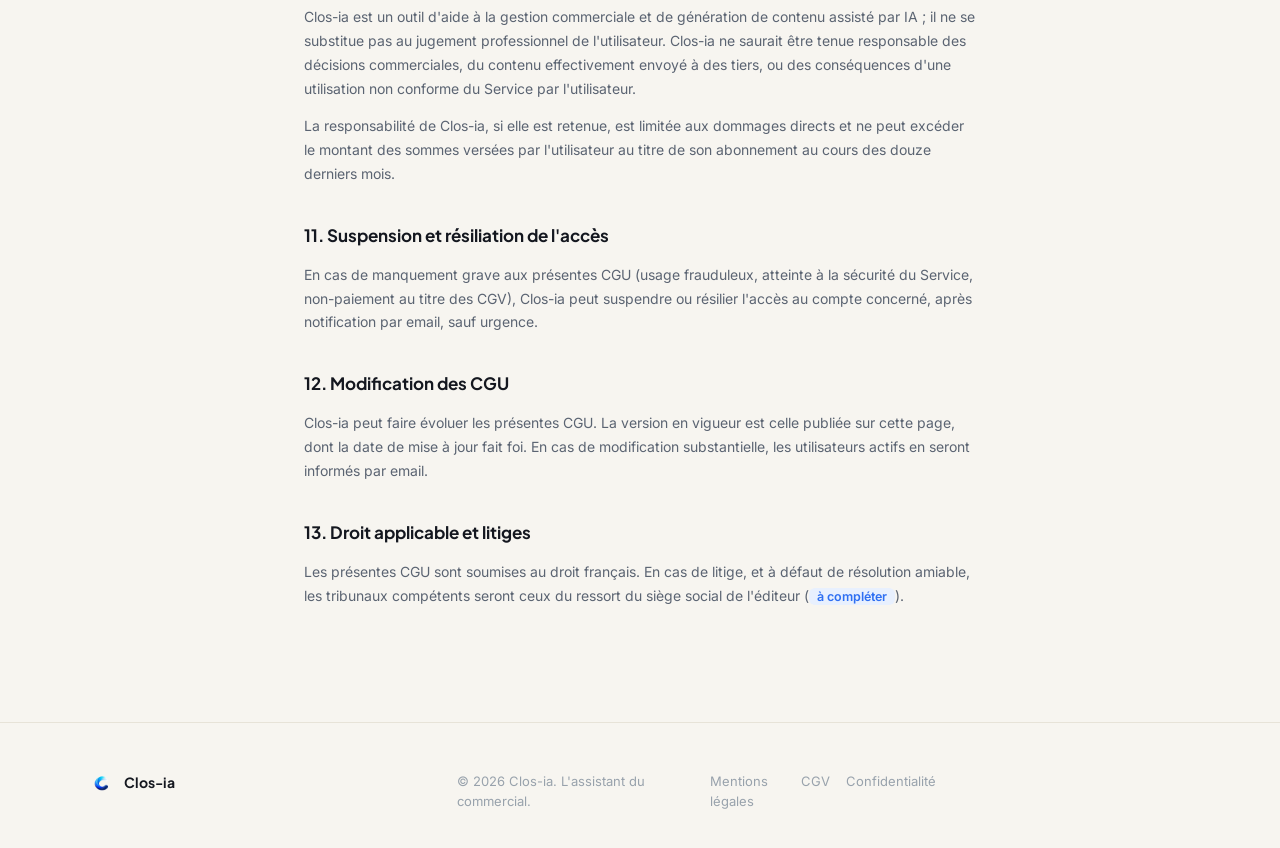
<file: cgu.html>
<!doctype html>
<html lang="fr">
<head>
  <meta charset="UTF-8" />
  <meta name="viewport" content="width=device-width, initial-scale=1.0" />
  <title>Conditions générales d'utilisation — Clos-ia</title>
  <meta name="robots" content="noindex" />
  <link rel="icon" href="logo-icon.png" />
  <link rel="preconnect" href="https://fonts.googleapis.com" />
  <link href="https://fonts.googleapis.com/css2?family=Plus+Jakarta+Sans:wght@500;600;700;800&family=Inter:wght@400;500;600;700&display=swap" rel="stylesheet" />
  <link rel="stylesheet" href="style.css" />
  <style>
    .legal { max-width: 720px; margin: 0 auto; padding: 60px 24px 100px; }
    .legal h1 { font-size: 28px; margin: 0 0 8px; }
    .legal .updated { color: var(--text-faint); font-size: 13px; margin: 0 0 16px; }
    .legal .note { background: var(--panel2); border: 0.5px solid var(--hairline); border-radius: 8px; padding: 12px 14px; font-size: 13px; color: var(--text-dim); margin: 0 0 40px; }
    .legal h2 { font-size: 17px; margin: 36px 0 10px; }
    .legal p, .legal li { font-size: 14px; color: var(--text-dim); line-height: 1.7; }
    .legal ul { padding-left: 20px; margin: 8px 0; }
    .legal .todo { background: var(--blue-dim); color: var(--blue); border-radius: 6px; padding: 1px 8px; font-size: 12.5px; font-weight: 600; }
    .legal a.back { display: inline-flex; align-items: center; gap: 6px; font-size: 13px; color: var(--blue); margin-bottom: 24px; }
  </style>
</head>
<body>

  <header class="nav">
    <div class="nav-inner">
      <a href="index.html" class="brand">
        <img src="logo-icon.png" width="34" height="34" alt="Clos-ia" style="object-fit:contain;" />
        <span class="brand-text">Clos-ia</span>
      </a>
    </div>
  </header>

  <main class="legal">
    <a href="index.html" class="back">← Retour au site</a>
    <h1>Conditions générales d'utilisation</h1>
    <p class="updated">Page en cours de complétion — dernière mise à jour : septembre 2026.</p>
    <div class="note">Certaines informations d'identité de l'éditeur (raison sociale, SIRET, adresse du siège) sont marquées <span class="todo">à compléter</span> en attendant les documents officiels de l'entreprise.</div>

    <h2>1. Objet</h2>
    <p>Les présentes conditions générales d'utilisation (CGU) régissent l'accès et l'usage du logiciel Clos-ia (le « Service »), un outil de gestion commerciale (CRM) assisté par intelligence artificielle édité par <span class="todo">à compléter</span> (voir les <a href="mentions-legales.html">mentions légales</a>). Elles s'appliquent à tout utilisateur disposant d'un compte Clos-ia, dans le cadre d'un abonnement souscrit selon nos <a href="cgv.html">conditions générales de vente</a>.</p>

    <h2>2. Acceptation</h2>
    <p>La création d'un compte ou l'utilisation du Service vaut acceptation pleine et entière des présentes CGU. Si vous n'acceptez pas ces conditions, vous ne devez pas utiliser le Service.</p>

    <h2>3. Accès au service</h2>
    <p>L'accès à Clos-ia se fait par identifiants personnels (email et mot de passe, ou connexion via un fournisseur tiers). Chaque utilisateur est responsable de la confidentialité de ses identifiants et de toute activité effectuée depuis son compte. Toute perte, vol ou usage non autorisé doit être signalé sans délai à <span class="todo">à compléter</span>.</p>
    <p>Pour les comptes rattachés à une équipe, l'administrateur de l'espace (rôle « admin ») peut créer, modifier ou retirer l'accès des membres de son équipe.</p>

    <h2>4. Description du service</h2>
    <p>Clos-ia permet notamment de :</p>
    <ul>
      <li>Gérer un pipeline commercial (prospects, entreprises, opportunités) ;</li>
      <li>Planifier des tâches et synchroniser un agenda (Google Calendar) ;</li>
      <li>Générer, à l'aide d'un assistant IA, des emails, scripts d'appel et analyses de prospects ;</li>
      <li>Recevoir des relances et alertes sur les opportunités à risque ;</li>
      <li>Envoyer des emails et appliquer une signature depuis la boîte mail connectée de l'utilisateur.</li>
    </ul>
    <p>Le périmètre exact des fonctionnalités dépend de la formule souscrite (voir <a href="cgv.html">CGV</a> et la page « Formules » du site).</p>

    <h2>5. Assistant IA</h2>
    <p>Le Service intègre un assistant utilisant l'API d'Anthropic (Claude) pour générer du contenu (emails, scripts, analyses) à partir des données saisies par l'utilisateur. Ce contenu est une suggestion : l'utilisateur reste seul responsable de sa relecture, de son exactitude et de son envoi effectif à un tiers. Chaque formule inclut un quota mensuel de générations IA, réinitialisé chaque mois et propre à chaque utilisateur ; le détail par formule sera publié avec les tarifs et figure dans l'espace « Paramètres » du compte.</p>

    <h2>6. Obligations de l'utilisateur</h2>
    <p>L'utilisateur s'engage à :</p>
    <ul>
      <li>Utiliser le Service conformément à sa destination (gestion commerciale) et à la réglementation en vigueur, notamment en matière de prospection commerciale et de protection des données personnelles de ses propres contacts ;</li>
      <li>Ne pas utiliser le Service à des fins illicites, frauduleuses ou portant atteinte aux droits de tiers ;</li>
      <li>Ne pas tenter de contourner les limites techniques du Service (quotas, sécurité, accès) ;</li>
      <li>Garantir l'exactitude des données qu'il saisit et le respect des droits des personnes concernées par ces données (ses prospects et contacts).</li>
    </ul>

    <h2>7. Propriété intellectuelle</h2>
    <p><strong>Le logiciel appartient à l'éditeur.</strong> Clos-ia, son code, sa marque, son logo, ses interfaces et sa documentation sont la propriété exclusive de l'éditeur et restent protégés par le droit de la propriété intellectuelle. Les présentes CGU ne transfèrent aucun de ces droits.</p>
    <p><strong>Ce que l'utilisateur reçoit est un droit d'usage.</strong> L'éditeur lui concède le droit d'utiliser le Service, à titre personnel, non exclusif, non cessible et non sous-licenciable, pour les besoins internes de son activité professionnelle et pour la durée de son abonnement. Ce droit prend fin à la résiliation, sans que cela n'affecte la propriété de ses données.</p>
    <p><strong>Ce qui est interdit.</strong> L'utilisateur s'interdit de copier, décompiler ou désassembler le logiciel en dehors des cas prévus par la loi, de le revendre, de le louer ou de le mettre à disposition d'un tiers, d'en extraire une partie substantielle des bases de données, ou de contourner ses limites techniques.</p>
    <p><strong>Les données du client lui appartiennent.</strong> Les données que l'utilisateur enregistre — prospects, entreprises, notes, activités, documents joints — demeurent sa propriété pleine et entière. L'éditeur n'acquiert sur elles aucun droit autre que celui, strictement nécessaire, de les héberger et de les traiter pour fournir le Service, dans les conditions de l'article 8 et de l'article « Protection des données personnelles » des <a href="cgv.html">CGV</a>.</p>
    <p><strong>Le contenu produit par l'assistant IA revient à l'utilisateur.</strong> Les emails, scripts d'appel, résumés et analyses générés à partir de ses données lui sont destinés : il peut les utiliser, les modifier et les diffuser librement, y compris à des fins commerciales. L'éditeur lui cède l'ensemble des droits qu'il pourrait détenir sur ces contenus et n'en revendique aucun usage. L'utilisateur reste seul responsable de leur relecture et de leur envoi, conformément à l'article 5.</p>
    <p><strong>Améliorations et suggestions.</strong> Si l'utilisateur transmet à l'éditeur des remarques ou des idées d'amélioration du Service, l'éditeur peut les mettre en œuvre librement, sans contrepartie, et sans que cela ne crée de droit au profit de leur auteur.</p>
    <p><strong>Statistiques d'usage.</strong> L'éditeur peut établir des statistiques agrégées et anonymes sur l'usage du Service afin de l'améliorer. Ces statistiques ne permettent d'identifier ni l'utilisateur ni ses contacts, et ne reprennent aucun contenu qu'il a saisi.</p>
    <p><strong>Citation en référence.</strong> L'éditeur ne cite le nom ou le logo d'un client comme référence commerciale qu'avec son accord écrit préalable, révocable à tout moment.</p>

    <h2>8. Protection des données personnelles</h2>
    <p>Deux régimes coexistent, et il est important de ne pas les confondre.</p>
    <p><strong>Les données du compte</strong> — identité de l'utilisateur, adresse email, journaux de connexion — sont traitées par l'éditeur en qualité de responsable de traitement. Le détail figure dans la <a href="confidentialite.html">politique de confidentialité</a>.</p>
    <p><strong>Les données enregistrées sur ses propres prospects et contacts</strong> relèvent de la responsabilité de l'utilisateur, ou de l'entreprise qui l'emploie : c'est lui qui décide de leur collecte et de leur usage. L'éditeur n'intervient alors qu'en qualité de sous-traitant au sens de l'article 28 du RGPD. Les engagements correspondants — instructions, sécurité, sous-traitants, notification des violations, restitution — figurent à l'article 8 des <a href="cgv.html">CGV</a> et s'appliquent à tout espace, y compris pendant une période d'essai.</p>
    <p><strong>Les intégrations que l'utilisateur active lui-même</strong> avec ses propres comptes ou clés d'API — messagerie, agenda, outils tiers — relèvent de sa relation avec ces prestataires. L'éditeur n'y accède que pour faire fonctionner l'intégration demandée, et cesse d'y accéder dès qu'elle est déconnectée.</p>

    <h2>9. Disponibilité et maintenance</h2>
    <p>Clos-ia met en œuvre les moyens raisonnables pour assurer un accès continu au Service, sans garantie de disponibilité absolue. Des interruptions peuvent survenir pour maintenance, mise à jour, ou en cas de panne des prestataires techniques (hébergement, fournisseurs d'API tiers). Ces interruptions n'ouvrent pas droit à indemnisation, sauf disposition contraire des CGV applicables à un abonnement payant.</p>

    <h2>10. Responsabilité</h2>
    <p>Clos-ia est un outil d'aide à la gestion commerciale et de génération de contenu assisté par IA ; il ne se substitue pas au jugement professionnel de l'utilisateur. Clos-ia ne saurait être tenue responsable des décisions commerciales, du contenu effectivement envoyé à des tiers, ou des conséquences d'une utilisation non conforme du Service par l'utilisateur.</p>
    <p>La responsabilité de Clos-ia, si elle est retenue, est limitée aux dommages directs et ne peut excéder le montant des sommes versées par l'utilisateur au titre de son abonnement au cours des douze derniers mois.</p>

    <h2>11. Suspension et résiliation de l'accès</h2>
    <p>En cas de manquement grave aux présentes CGU (usage frauduleux, atteinte à la sécurité du Service, non-paiement au titre des CGV), Clos-ia peut suspendre ou résilier l'accès au compte concerné, après notification par email, sauf urgence.</p>

    <h2>12. Modification des CGU</h2>
    <p>Clos-ia peut faire évoluer les présentes CGU. La version en vigueur est celle publiée sur cette page, dont la date de mise à jour fait foi. En cas de modification substantielle, les utilisateurs actifs en seront informés par email.</p>

    <h2>13. Droit applicable et litiges</h2>
    <p>Les présentes CGU sont soumises au droit français. En cas de litige, et à défaut de résolution amiable, les tribunaux compétents seront ceux du ressort du siège social de l'éditeur (<span class="todo">à compléter</span>).</p>
  </main>

  <footer class="footer">
    <div class="footer-inner">
      <div class="brand">
        <img src="logo-icon.png" width="24" height="24" alt="Clos-ia" style="object-fit:contain;" />
        <span class="brand-text">Clos-ia</span>
      </div>
      <p>© 2026 Clos-ia. L'assistant du commercial.</p>
      <div style="display:flex; gap:16px;">
        <a href="mentions-legales.html" class="footer-legal">Mentions légales</a>
        <a href="cgv.html" class="footer-legal">CGV</a>
        <a href="confidentialite.html" class="footer-legal">Confidentialité</a>
      </div>
    </div>
  </footer>

  <script src="/assistant-widget.js" defer></script>
</body>
</html>
</file>
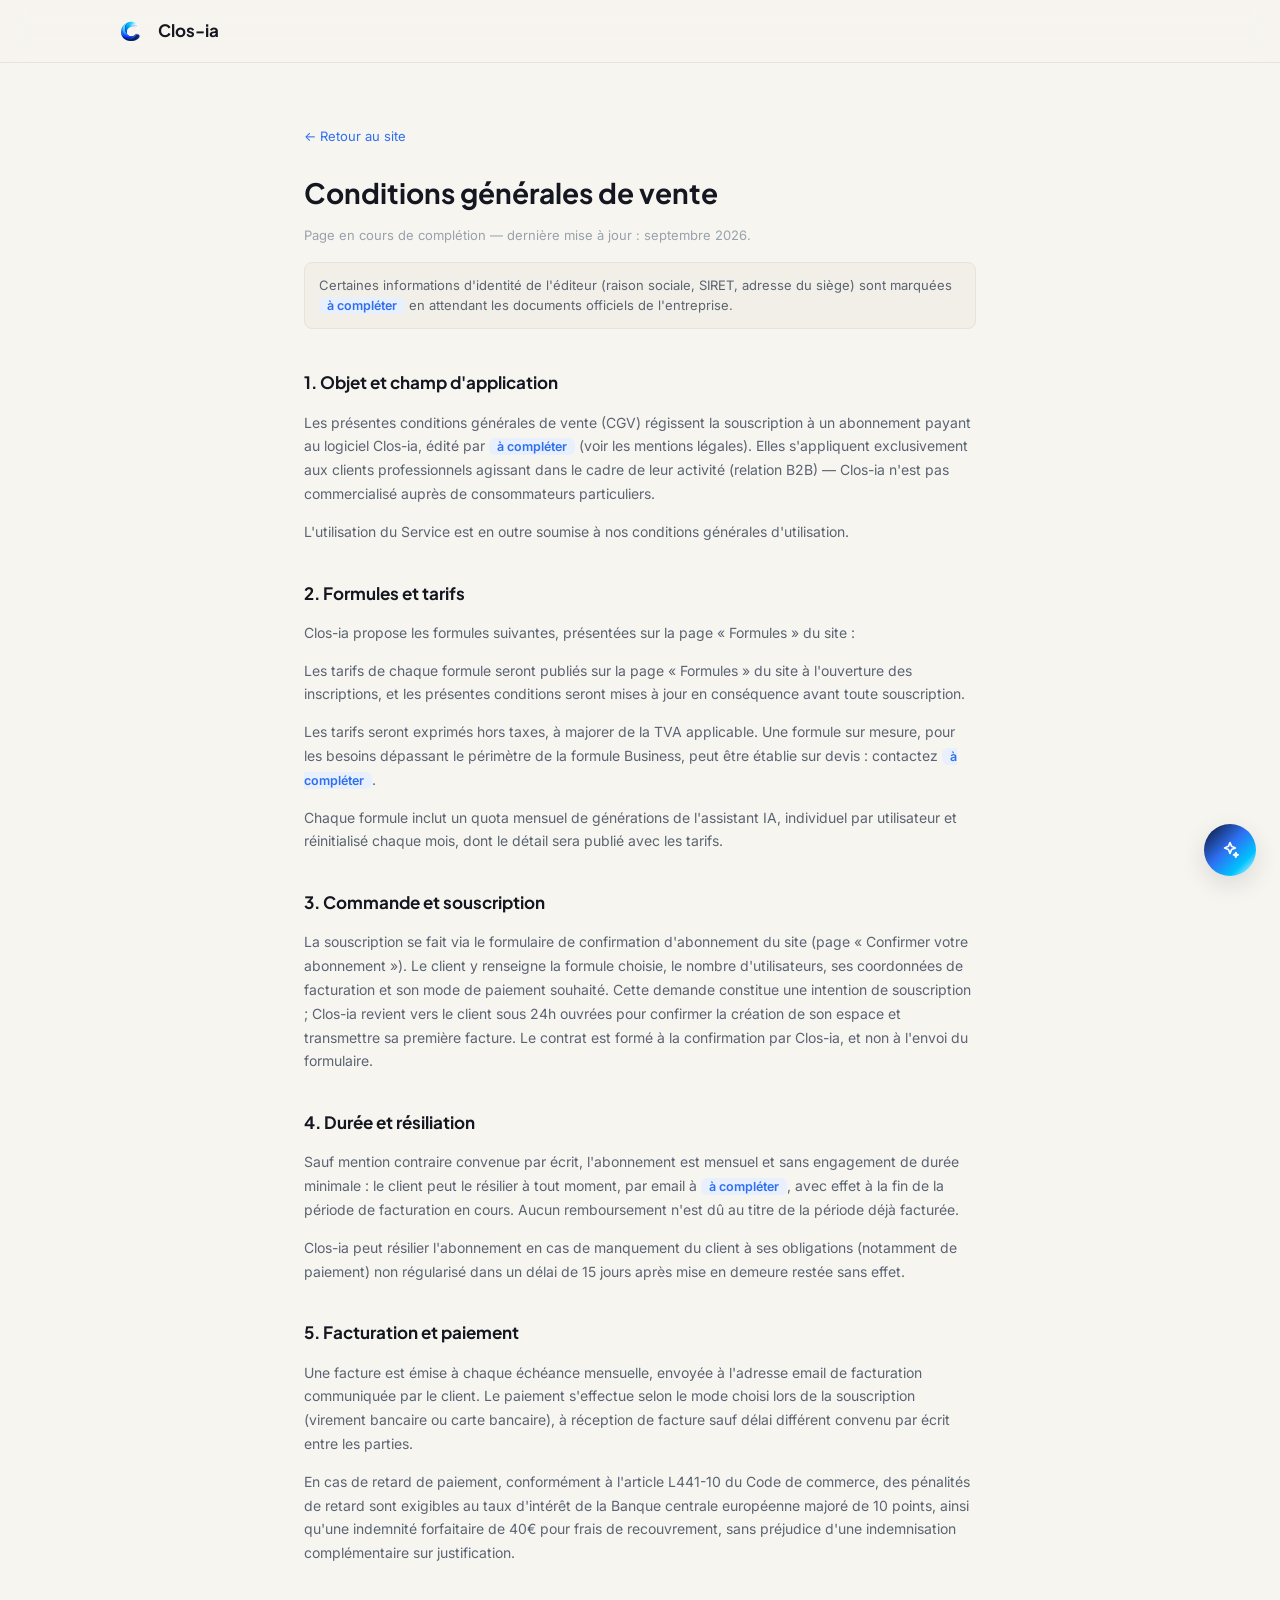
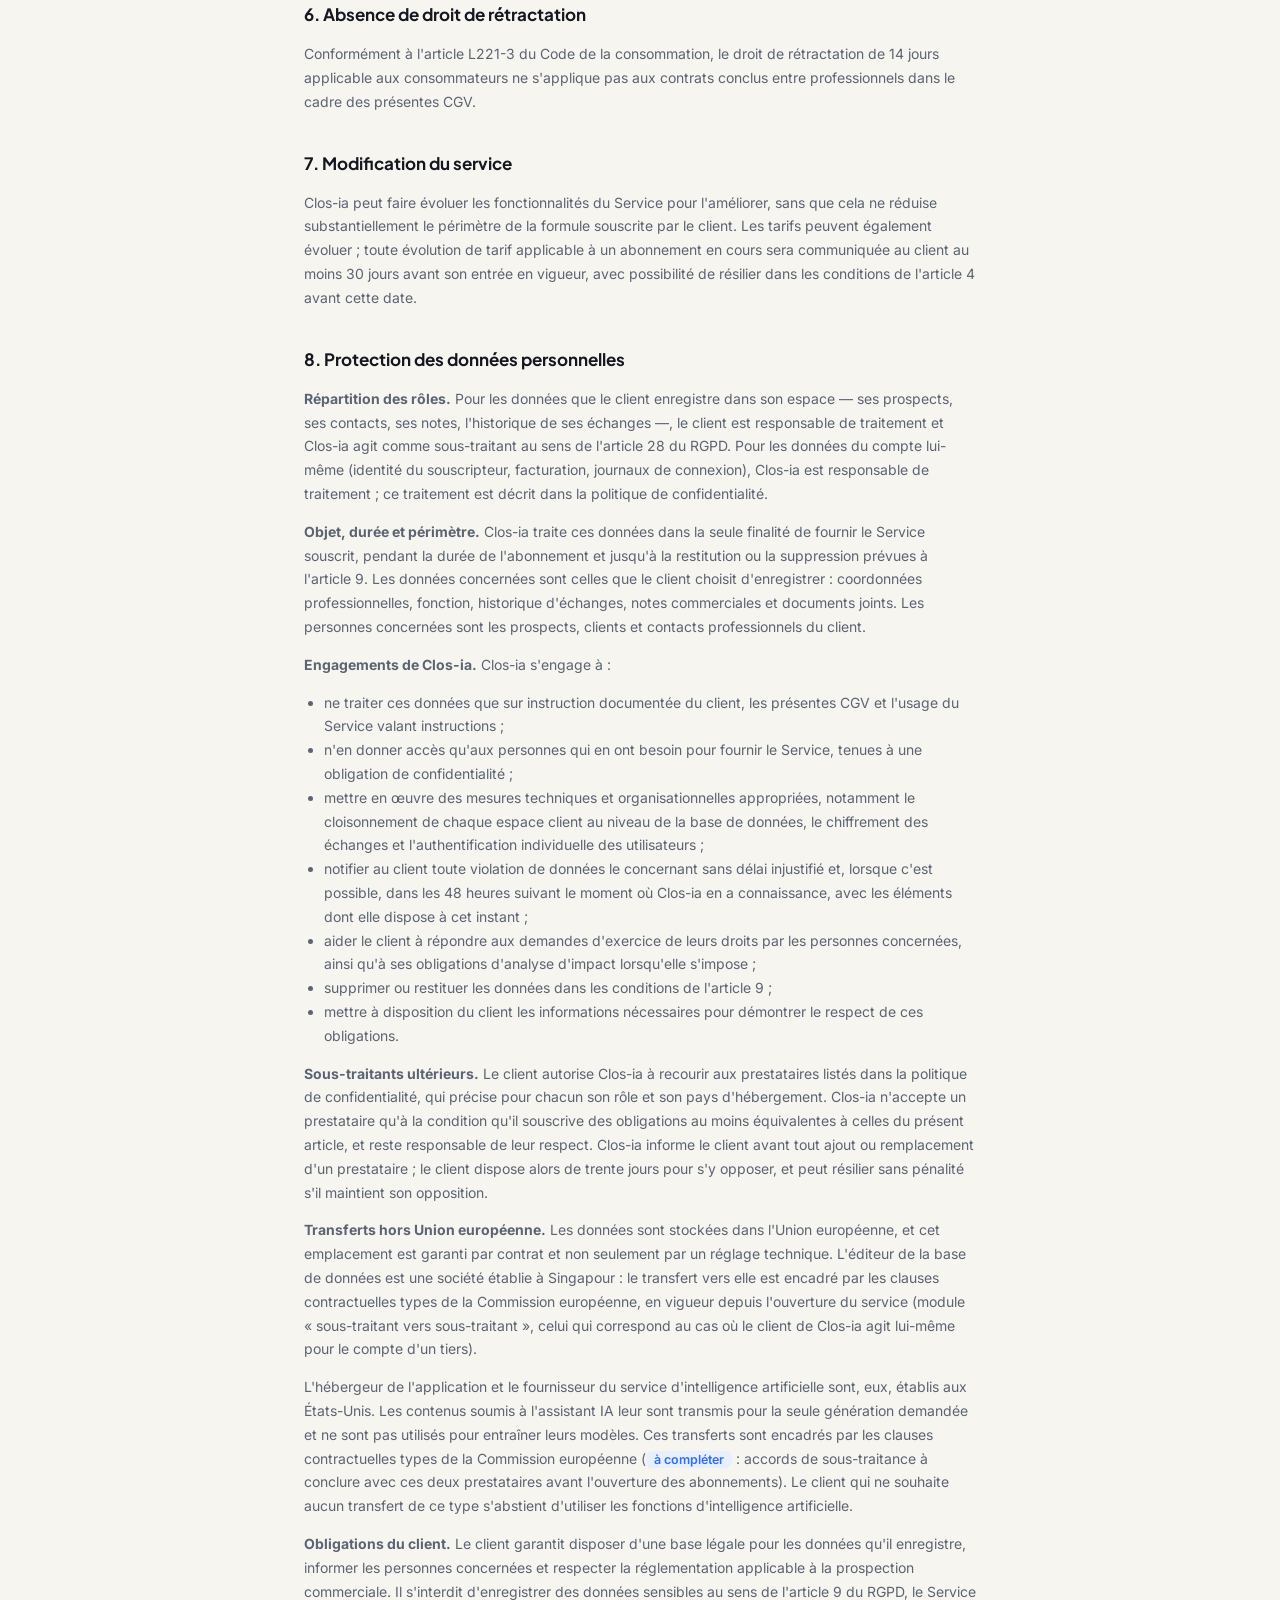
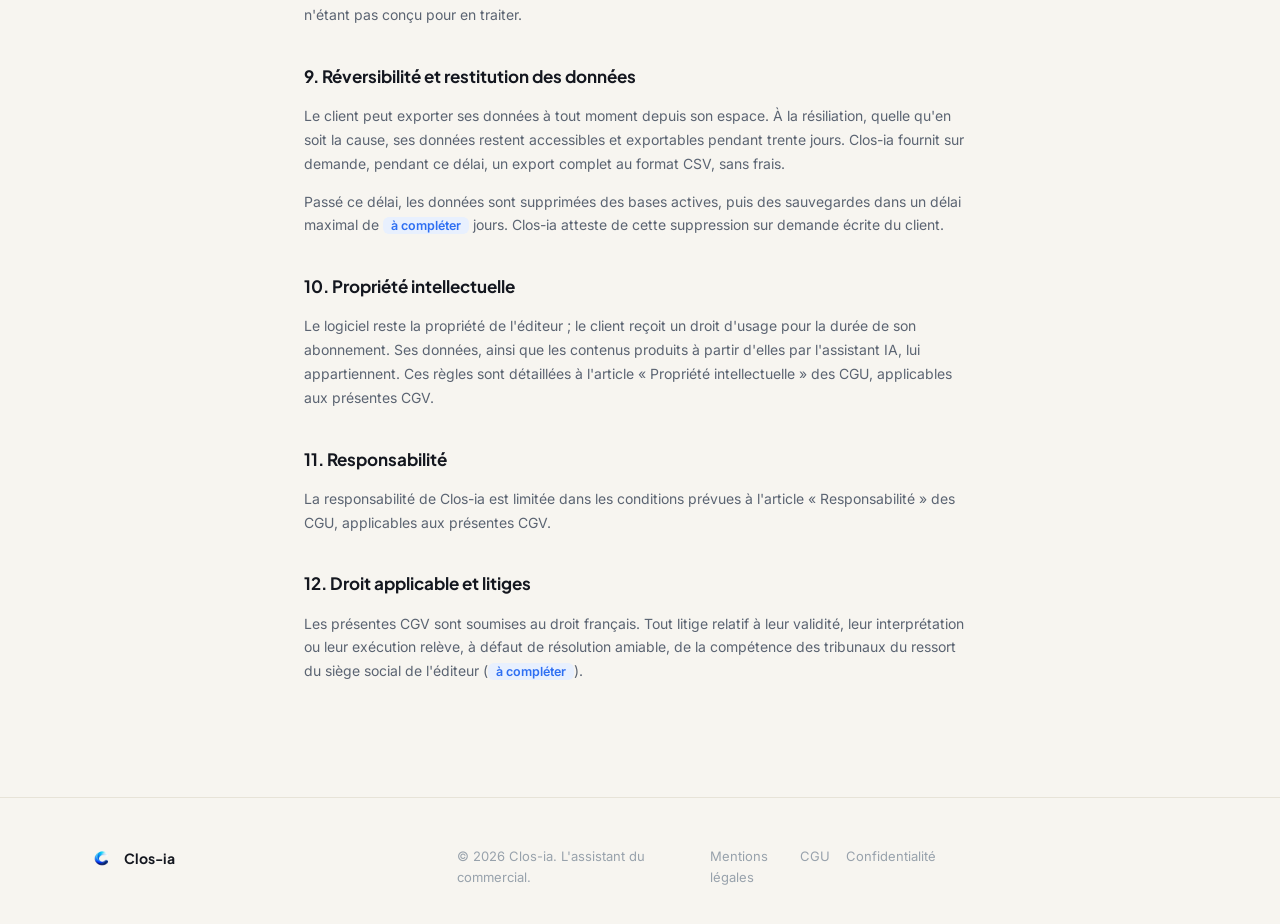
<file: cgv.html>
<!doctype html>
<html lang="fr">
<head>
  <meta charset="UTF-8" />
  <meta name="viewport" content="width=device-width, initial-scale=1.0" />
  <title>Conditions générales de vente — Clos-ia</title>
  <meta name="robots" content="noindex" />
  <link rel="icon" href="logo-icon.png" />
  <link rel="preconnect" href="https://fonts.googleapis.com" />
  <link href="https://fonts.googleapis.com/css2?family=Plus+Jakarta+Sans:wght@500;600;700;800&family=Inter:wght@400;500;600;700&display=swap" rel="stylesheet" />
  <link rel="stylesheet" href="style.css" />
  <style>
    .legal { max-width: 720px; margin: 0 auto; padding: 60px 24px 100px; }
    .legal h1 { font-size: 28px; margin: 0 0 8px; }
    .legal .updated { color: var(--text-faint); font-size: 13px; margin: 0 0 16px; }
    .legal .note { background: var(--panel2); border: 0.5px solid var(--hairline); border-radius: 8px; padding: 12px 14px; font-size: 13px; color: var(--text-dim); margin: 0 0 40px; }
    .legal h2 { font-size: 17px; margin: 36px 0 10px; }
    .legal p, .legal li { font-size: 14px; color: var(--text-dim); line-height: 1.7; }
    .legal ul { padding-left: 20px; margin: 8px 0; }
    .legal table { width: 100%; border-collapse: collapse; margin: 12px 0; font-size: 13px; }
    .legal th, .legal td { text-align: left; padding: 8px 10px; border-bottom: 0.5px solid var(--hairline); color: var(--text-dim); }
    .legal th { color: var(--text); font-weight: 600; }
    .legal .todo { background: var(--blue-dim); color: var(--blue); border-radius: 6px; padding: 1px 8px; font-size: 12.5px; font-weight: 600; }
    .legal a.back { display: inline-flex; align-items: center; gap: 6px; font-size: 13px; color: var(--blue); margin-bottom: 24px; }
  </style>
</head>
<body>

  <header class="nav">
    <div class="nav-inner">
      <a href="index.html" class="brand">
        <img src="logo-icon.png" width="34" height="34" alt="Clos-ia" style="object-fit:contain;" />
        <span class="brand-text">Clos-ia</span>
      </a>
    </div>
  </header>

  <main class="legal">
    <a href="index.html" class="back">← Retour au site</a>
    <h1>Conditions générales de vente</h1>
    <p class="updated">Page en cours de complétion — dernière mise à jour : septembre 2026.</p>
    <div class="note">Certaines informations d'identité de l'éditeur (raison sociale, SIRET, adresse du siège) sont marquées <span class="todo">à compléter</span> en attendant les documents officiels de l'entreprise.</div>

    <h2>1. Objet et champ d'application</h2>
    <p>Les présentes conditions générales de vente (CGV) régissent la souscription à un abonnement payant au logiciel Clos-ia, édité par <span class="todo">à compléter</span> (voir les <a href="mentions-legales.html">mentions légales</a>). Elles s'appliquent exclusivement aux clients professionnels agissant dans le cadre de leur activité (relation B2B) — Clos-ia n'est pas commercialisé auprès de consommateurs particuliers.</p>
    <p>L'utilisation du Service est en outre soumise à nos <a href="cgu.html">conditions générales d'utilisation</a>.</p>

    <h2>2. Formules et tarifs</h2>
    <p>Clos-ia propose les formules suivantes, présentées sur la page « Formules » du site :</p>
    <p>Les tarifs de chaque formule seront publiés sur la page « Formules » du site à
       l'ouverture des inscriptions, et les présentes conditions seront mises à jour en
       conséquence avant toute souscription.</p>
    <p>Les tarifs seront exprimés hors taxes, à majorer de la TVA applicable. Une formule sur mesure, pour les besoins dépassant le périmètre de la formule Business, peut être établie sur devis : contactez <span class="todo">à compléter</span>.</p>
    <p>Chaque formule inclut un quota mensuel de générations de l'assistant IA, individuel par utilisateur et réinitialisé chaque mois, dont le détail sera publié avec les tarifs.</p>

    <h2>3. Commande et souscription</h2>
    <p>La souscription se fait via le formulaire de confirmation d'abonnement du site (page « Confirmer votre abonnement »). Le client y renseigne la formule choisie, le nombre d'utilisateurs, ses coordonnées de facturation et son mode de paiement souhaité. Cette demande constitue une intention de souscription ; Clos-ia revient vers le client sous 24h ouvrées pour confirmer la création de son espace et transmettre sa première facture. Le contrat est formé à la confirmation par Clos-ia, et non à l'envoi du formulaire.</p>

    <h2>4. Durée et résiliation</h2>
    <p>Sauf mention contraire convenue par écrit, l'abonnement est mensuel et sans engagement de durée minimale : le client peut le résilier à tout moment, par email à <span class="todo">à compléter</span>, avec effet à la fin de la période de facturation en cours. Aucun remboursement n'est dû au titre de la période déjà facturée.</p>
    <p>Clos-ia peut résilier l'abonnement en cas de manquement du client à ses obligations (notamment de paiement) non régularisé dans un délai de 15 jours après mise en demeure restée sans effet.</p>

    <h2>5. Facturation et paiement</h2>
    <p>Une facture est émise à chaque échéance mensuelle, envoyée à l'adresse email de facturation communiquée par le client. Le paiement s'effectue selon le mode choisi lors de la souscription (virement bancaire ou carte bancaire), à réception de facture sauf délai différent convenu par écrit entre les parties.</p>
    <p>En cas de retard de paiement, conformément à l'article L441-10 du Code de commerce, des pénalités de retard sont exigibles au taux d'intérêt de la Banque centrale européenne majoré de 10 points, ainsi qu'une indemnité forfaitaire de 40€ pour frais de recouvrement, sans préjudice d'une indemnisation complémentaire sur justification.</p>

    <h2>6. Absence de droit de rétractation</h2>
    <p>Conformément à l'article L221-3 du Code de la consommation, le droit de rétractation de 14 jours applicable aux consommateurs ne s'applique pas aux contrats conclus entre professionnels dans le cadre des présentes CGV.</p>

    <h2>7. Modification du service</h2>
    <p>Clos-ia peut faire évoluer les fonctionnalités du Service pour l'améliorer, sans que cela ne réduise substantiellement le périmètre de la formule souscrite par le client. Les tarifs peuvent également évoluer ; toute évolution de tarif applicable à un abonnement en cours sera communiquée au client au moins 30 jours avant son entrée en vigueur, avec possibilité de résilier dans les conditions de l'article 4 avant cette date.</p>

    <h2>8. Protection des données personnelles</h2>
    <p><strong>Répartition des rôles.</strong> Pour les données que le client enregistre dans son espace — ses prospects, ses contacts, ses notes, l'historique de ses échanges —, le client est responsable de traitement et Clos-ia agit comme sous-traitant au sens de l'article 28 du RGPD. Pour les données du compte lui-même (identité du souscripteur, facturation, journaux de connexion), Clos-ia est responsable de traitement ; ce traitement est décrit dans la <a href="confidentialite.html">politique de confidentialité</a>.</p>
    <p><strong>Objet, durée et périmètre.</strong> Clos-ia traite ces données dans la seule finalité de fournir le Service souscrit, pendant la durée de l'abonnement et jusqu'à la restitution ou la suppression prévues à l'article 9. Les données concernées sont celles que le client choisit d'enregistrer : coordonnées professionnelles, fonction, historique d'échanges, notes commerciales et documents joints. Les personnes concernées sont les prospects, clients et contacts professionnels du client.</p>
    <p><strong>Engagements de Clos-ia.</strong> Clos-ia s'engage à :</p>
    <ul>
      <li>ne traiter ces données que sur instruction documentée du client, les présentes CGV et l'usage du Service valant instructions ;</li>
      <li>n'en donner accès qu'aux personnes qui en ont besoin pour fournir le Service, tenues à une obligation de confidentialité ;</li>
      <li>mettre en œuvre des mesures techniques et organisationnelles appropriées, notamment le cloisonnement de chaque espace client au niveau de la base de données, le chiffrement des échanges et l'authentification individuelle des utilisateurs ;</li>
      <li>notifier au client toute violation de données le concernant sans délai injustifié et, lorsque c'est possible, dans les 48 heures suivant le moment où Clos-ia en a connaissance, avec les éléments dont elle dispose à cet instant ;</li>
      <li>aider le client à répondre aux demandes d'exercice de leurs droits par les personnes concernées, ainsi qu'à ses obligations d'analyse d'impact lorsqu'elle s'impose ;</li>
      <li>supprimer ou restituer les données dans les conditions de l'article 9 ;</li>
      <li>mettre à disposition du client les informations nécessaires pour démontrer le respect de ces obligations.</li>
    </ul>
    <p><strong>Sous-traitants ultérieurs.</strong> Le client autorise Clos-ia à recourir aux prestataires listés dans la <a href="confidentialite.html">politique de confidentialité</a>, qui précise pour chacun son rôle et son pays d'hébergement. Clos-ia n'accepte un prestataire qu'à la condition qu'il souscrive des obligations au moins équivalentes à celles du présent article, et reste responsable de leur respect. Clos-ia informe le client avant tout ajout ou remplacement d'un prestataire ; le client dispose alors de trente jours pour s'y opposer, et peut résilier sans pénalité s'il maintient son opposition.</p>
    <p><strong>Transferts hors Union européenne.</strong> Les données sont stockées dans l'Union européenne, et cet emplacement est garanti par contrat et non seulement par un réglage technique. L'éditeur de la base de données est une société établie à Singapour : le transfert vers elle est encadré par les clauses contractuelles types de la Commission européenne, en vigueur depuis l'ouverture du service (module « sous-traitant vers sous-traitant », celui qui correspond au cas où le client de Clos-ia agit lui-même pour le compte d'un tiers).</p>
    <p>L'hébergeur de l'application et le fournisseur du service d'intelligence artificielle sont, eux, établis aux États-Unis. Les contenus soumis à l'assistant IA leur sont transmis pour la seule génération demandée et ne sont pas utilisés pour entraîner leurs modèles. Ces transferts sont encadrés par les clauses contractuelles types de la Commission européenne (<span class="todo">à compléter</span> : accords de sous-traitance à conclure avec ces deux prestataires avant l'ouverture des abonnements). Le client qui ne souhaite aucun transfert de ce type s'abstient d'utiliser les fonctions d'intelligence artificielle.</p>
    <p><strong>Obligations du client.</strong> Le client garantit disposer d'une base légale pour les données qu'il enregistre, informer les personnes concernées et respecter la réglementation applicable à la prospection commerciale. Il s'interdit d'enregistrer des données sensibles au sens de l'article 9 du RGPD, le Service n'étant pas conçu pour en traiter.</p>

    <h2>9. Réversibilité et restitution des données</h2>
    <p>Le client peut exporter ses données à tout moment depuis son espace. À la résiliation, quelle qu'en soit la cause, ses données restent accessibles et exportables pendant trente jours. Clos-ia fournit sur demande, pendant ce délai, un export complet au format CSV, sans frais.</p>
    <p>Passé ce délai, les données sont supprimées des bases actives, puis des sauvegardes dans un délai maximal de <span class="todo">à compléter</span> jours. Clos-ia atteste de cette suppression sur demande écrite du client.</p>

    <h2>10. Propriété intellectuelle</h2>
    <p>Le logiciel reste la propriété de l'éditeur ; le client reçoit un droit d'usage pour la durée de son abonnement. Ses données, ainsi que les contenus produits à partir d'elles par l'assistant IA, lui appartiennent. Ces règles sont détaillées à l'article « Propriété intellectuelle » des <a href="cgu.html">CGU</a>, applicables aux présentes CGV.</p>

    <h2>11. Responsabilité</h2>
    <p>La responsabilité de Clos-ia est limitée dans les conditions prévues à l'article « Responsabilité » des <a href="cgu.html">CGU</a>, applicables aux présentes CGV.</p>

    <h2>12. Droit applicable et litiges</h2>
    <p>Les présentes CGV sont soumises au droit français. Tout litige relatif à leur validité, leur interprétation ou leur exécution relève, à défaut de résolution amiable, de la compétence des tribunaux du ressort du siège social de l'éditeur (<span class="todo">à compléter</span>).</p>
  </main>

  <footer class="footer">
    <div class="footer-inner">
      <div class="brand">
        <img src="logo-icon.png" width="24" height="24" alt="Clos-ia" style="object-fit:contain;" />
        <span class="brand-text">Clos-ia</span>
      </div>
      <p>© 2026 Clos-ia. L'assistant du commercial.</p>
      <div style="display:flex; gap:16px;">
        <a href="mentions-legales.html" class="footer-legal">Mentions légales</a>
        <a href="cgu.html" class="footer-legal">CGU</a>
        <a href="confidentialite.html" class="footer-legal">Confidentialité</a>
      </div>
    </div>
  </footer>

  <script src="/assistant-widget.js" defer></script>
</body>
</html>
</file>
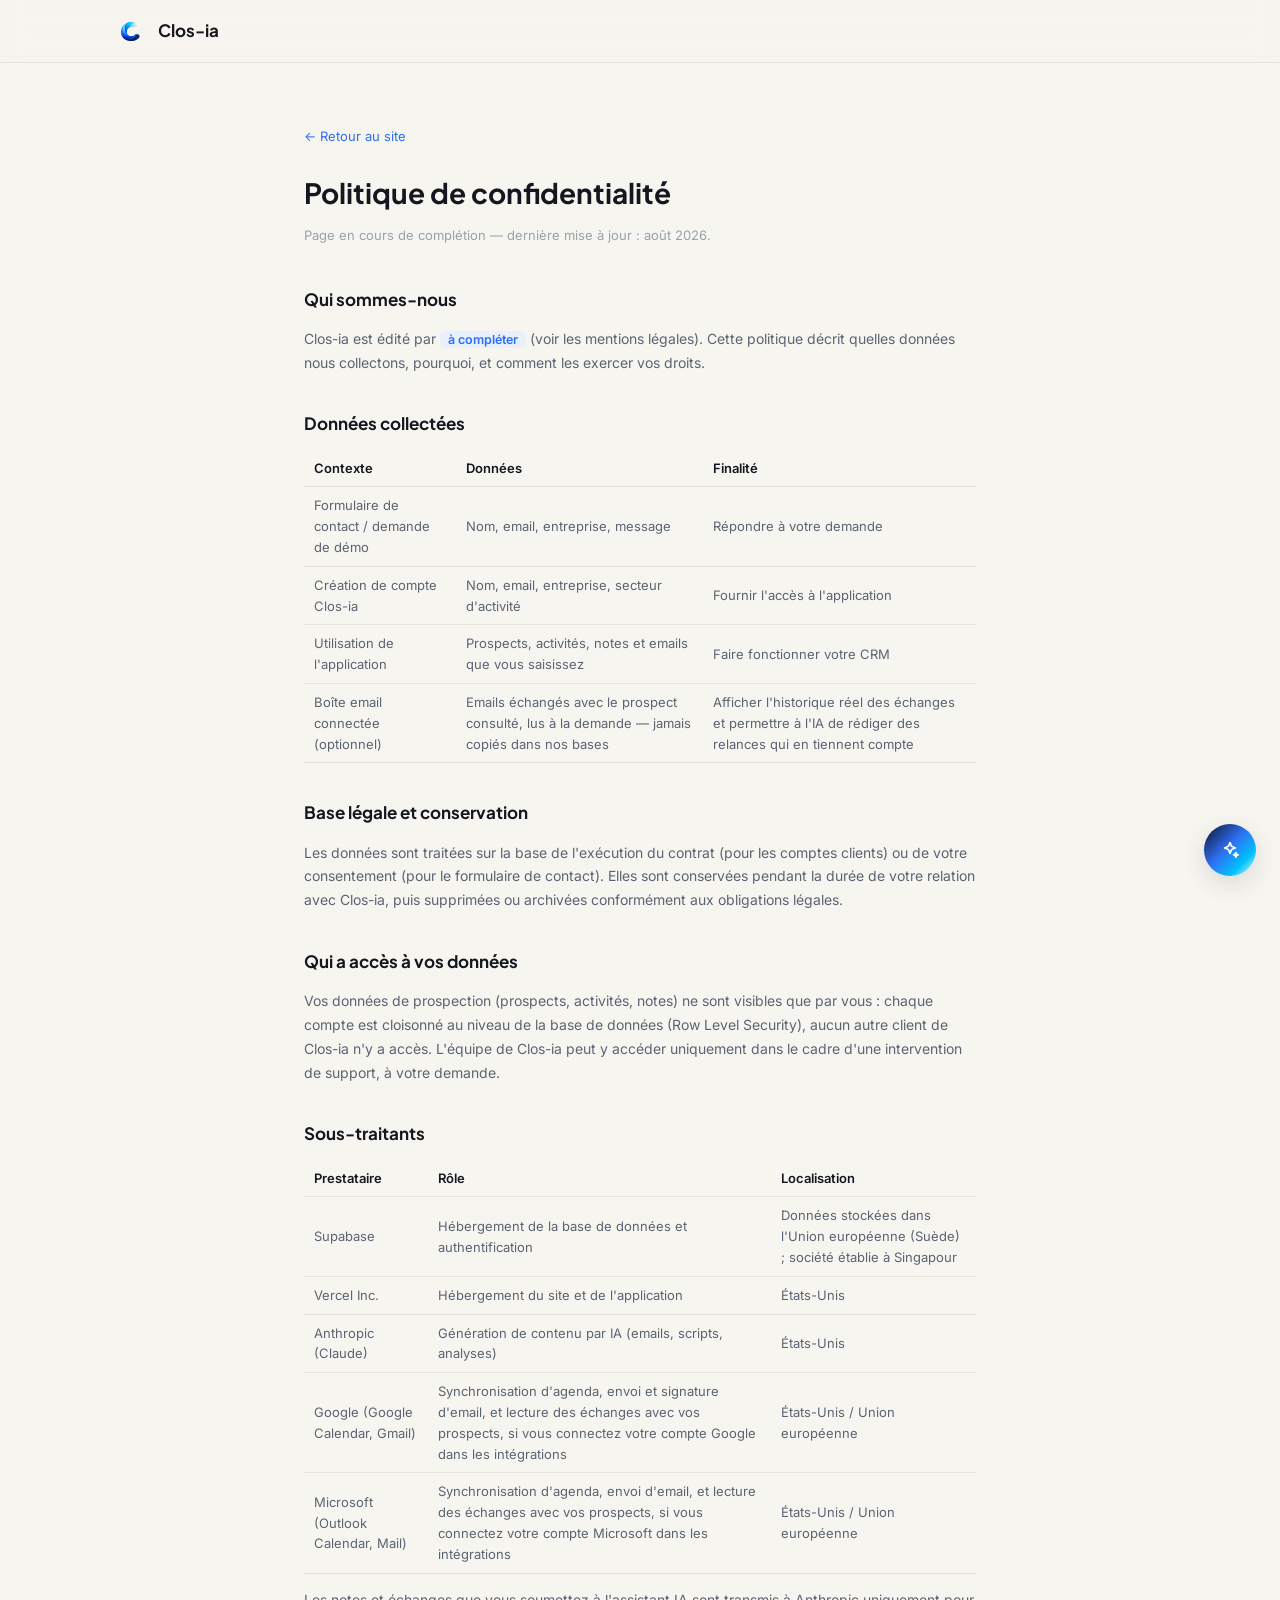
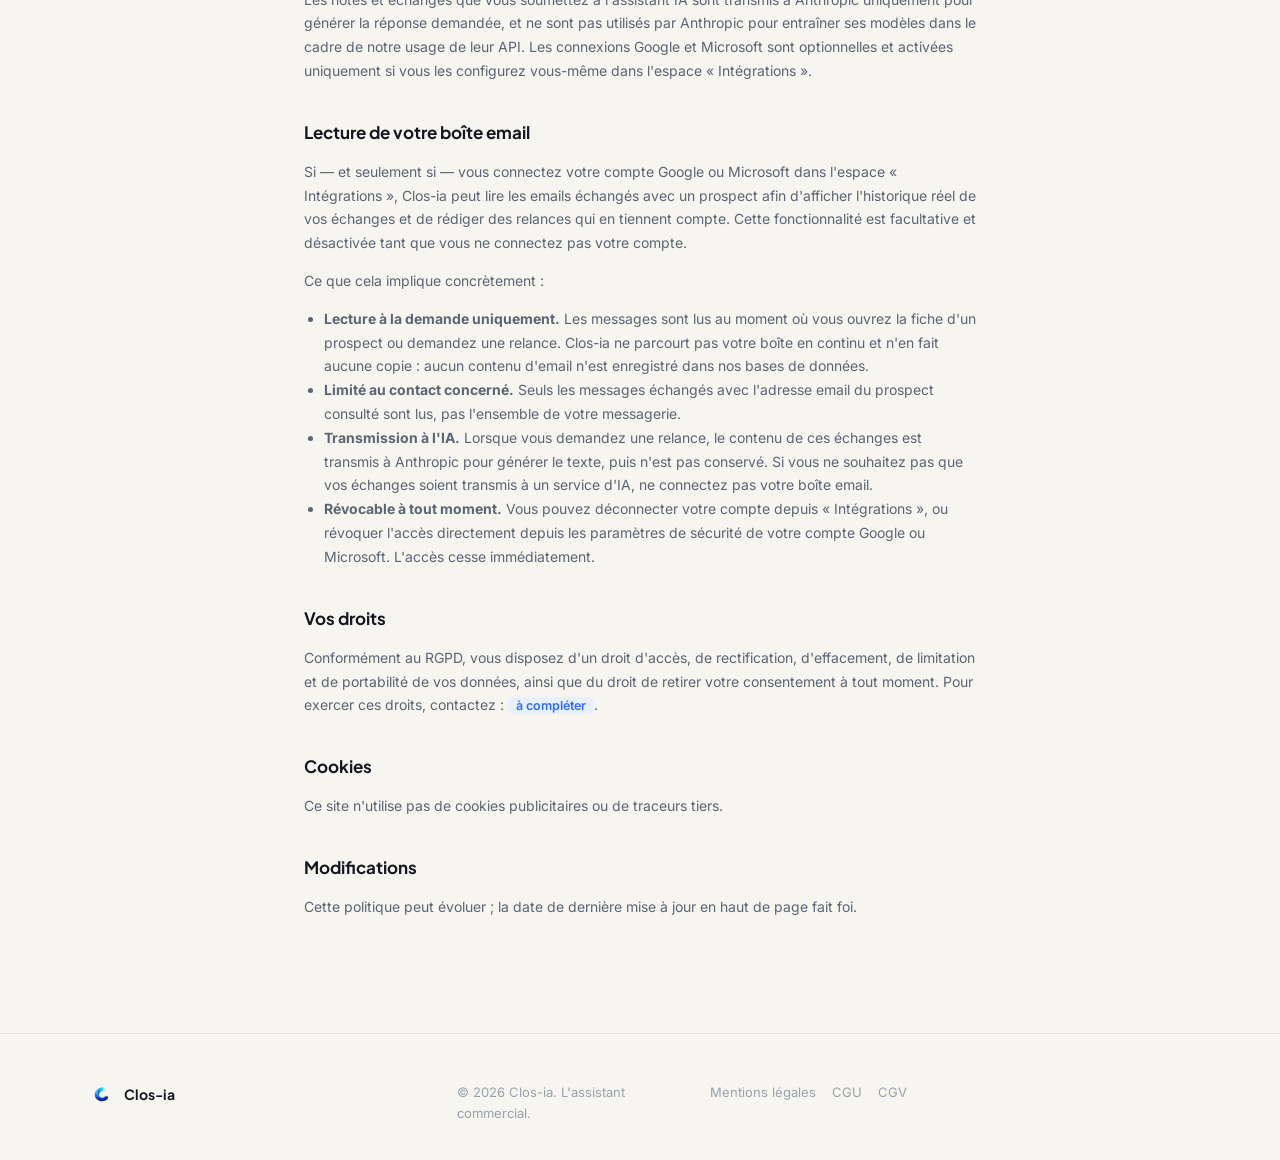
<file: confidentialite.html>
<!doctype html>
<html lang="fr">
<head>
  <meta charset="UTF-8" />
  <meta name="viewport" content="width=device-width, initial-scale=1.0" />
  <title>Politique de confidentialité — Clos-ia</title>
  <meta name="robots" content="noindex" />
  <link rel="icon" href="logo-icon.png" />
  <link rel="preconnect" href="https://fonts.googleapis.com" />
  <link href="https://fonts.googleapis.com/css2?family=Plus+Jakarta+Sans:wght@500;600;700;800&family=Inter:wght@400;500;600;700&display=swap" rel="stylesheet" />
  <link rel="stylesheet" href="style.css" />
  <style>
    .legal { max-width: 720px; margin: 0 auto; padding: 60px 24px 100px; }
    .legal h1 { font-size: 28px; margin: 0 0 8px; }
    .legal .updated { color: var(--text-faint); font-size: 13px; margin: 0 0 40px; }
    .legal h2 { font-size: 17px; margin: 36px 0 10px; }
    .legal p, .legal li { font-size: 14px; color: var(--text-dim); line-height: 1.7; }
    .legal ul { padding-left: 20px; margin: 8px 0; }
    .legal table { width: 100%; border-collapse: collapse; margin: 12px 0; font-size: 13px; }
    .legal th, .legal td { text-align: left; padding: 8px 10px; border-bottom: 0.5px solid var(--hairline); color: var(--text-dim); }
    .legal th { color: var(--text); font-weight: 600; }
    .legal .todo { background: var(--blue-dim); color: var(--blue); border-radius: 6px; padding: 1px 8px; font-size: 12.5px; font-weight: 600; }
    .legal a.back { display: inline-flex; align-items: center; gap: 6px; font-size: 13px; color: var(--blue); margin-bottom: 24px; }
  </style>
</head>
<body>

  <header class="nav">
    <div class="nav-inner">
      <a href="index.html" class="brand">
        <img src="logo-icon.png" width="34" height="34" alt="Clos-ia" style="object-fit:contain;" />
        <span class="brand-text">Clos-ia</span>
      </a>
    </div>
  </header>

  <main class="legal">
    <a href="index.html" class="back">← Retour au site</a>
    <h1>Politique de confidentialité</h1>
    <p class="updated">Page en cours de complétion — dernière mise à jour : août 2026.</p>

    <h2>Qui sommes-nous</h2>
    <p>Clos-ia est édité par <span class="todo">à compléter</span> (voir les <a href="mentions-legales.html">mentions légales</a>). Cette politique décrit quelles données nous collectons, pourquoi, et comment les exercer vos droits.</p>

    <h2>Données collectées</h2>
    <table>
      <tr><th>Contexte</th><th>Données</th><th>Finalité</th></tr>
      <tr><td>Formulaire de contact / demande de démo</td><td>Nom, email, entreprise, message</td><td>Répondre à votre demande</td></tr>
      <tr><td>Création de compte Clos-ia</td><td>Nom, email, entreprise, secteur d'activité</td><td>Fournir l'accès à l'application</td></tr>
      <tr><td>Utilisation de l'application</td><td>Prospects, activités, notes et emails que vous saisissez</td><td>Faire fonctionner votre CRM</td></tr>
      <tr><td>Boîte email connectée (optionnel)</td><td>Emails échangés avec le prospect consulté, lus à la demande — jamais copiés dans nos bases</td><td>Afficher l'historique réel des échanges et permettre à l'IA de rédiger des relances qui en tiennent compte</td></tr>
    </table>

    <h2>Base légale et conservation</h2>
    <p>Les données sont traitées sur la base de l'exécution du contrat (pour les comptes clients) ou de votre consentement (pour le formulaire de contact). Elles sont conservées pendant la durée de votre relation avec Clos-ia, puis supprimées ou archivées conformément aux obligations légales.</p>

    <h2>Qui a accès à vos données</h2>
    <p>Vos données de prospection (prospects, activités, notes) ne sont visibles que par vous : chaque compte est cloisonné au niveau de la base de données (Row Level Security), aucun autre client de Clos-ia n'y a accès. L'équipe de Clos-ia peut y accéder uniquement dans le cadre d'une intervention de support, à votre demande.</p>

    <h2>Sous-traitants</h2>
    <table>
      <tr><th>Prestataire</th><th>Rôle</th><th>Localisation</th></tr>
      <tr><td>Supabase</td><td>Hébergement de la base de données et authentification</td><td>Données stockées dans l'Union européenne (Suède) ; société établie à Singapour</td></tr>
      <tr><td>Vercel Inc.</td><td>Hébergement du site et de l'application</td><td>États-Unis</td></tr>
      <tr><td>Anthropic (Claude)</td><td>Génération de contenu par IA (emails, scripts, analyses)</td><td>États-Unis</td></tr>
      <tr><td>Google (Google Calendar, Gmail)</td><td>Synchronisation d'agenda, envoi et signature d'email, et lecture des échanges avec vos prospects, si vous connectez votre compte Google dans les intégrations</td><td>États-Unis / Union européenne</td></tr>
      <tr><td>Microsoft (Outlook Calendar, Mail)</td><td>Synchronisation d'agenda, envoi d'email, et lecture des échanges avec vos prospects, si vous connectez votre compte Microsoft dans les intégrations</td><td>États-Unis / Union européenne</td></tr>
    </table>
    <p>Les notes et échanges que vous soumettez à l'assistant IA sont transmis à Anthropic uniquement pour générer la réponse demandée, et ne sont pas utilisés par Anthropic pour entraîner ses modèles dans le cadre de notre usage de leur API. Les connexions Google et Microsoft sont optionnelles et activées uniquement si vous les configurez vous-même dans l'espace « Intégrations ».</p>

    <h2>Lecture de votre boîte email</h2>
    <p>Si — et seulement si — vous connectez votre compte Google ou Microsoft dans l'espace « Intégrations », Clos-ia peut lire les emails échangés avec un prospect afin d'afficher l'historique réel de vos échanges et de rédiger des relances qui en tiennent compte. Cette fonctionnalité est facultative et désactivée tant que vous ne connectez pas votre compte.</p>
    <p>Ce que cela implique concrètement :</p>
    <ul>
      <li><strong>Lecture à la demande uniquement.</strong> Les messages sont lus au moment où vous ouvrez la fiche d'un prospect ou demandez une relance. Clos-ia ne parcourt pas votre boîte en continu et n'en fait aucune copie : aucun contenu d'email n'est enregistré dans nos bases de données.</li>
      <li><strong>Limité au contact concerné.</strong> Seuls les messages échangés avec l'adresse email du prospect consulté sont lus, pas l'ensemble de votre messagerie.</li>
      <li><strong>Transmission à l'IA.</strong> Lorsque vous demandez une relance, le contenu de ces échanges est transmis à Anthropic pour générer le texte, puis n'est pas conservé. Si vous ne souhaitez pas que vos échanges soient transmis à un service d'IA, ne connectez pas votre boîte email.</li>
      <li><strong>Révocable à tout moment.</strong> Vous pouvez déconnecter votre compte depuis « Intégrations », ou révoquer l'accès directement depuis les paramètres de sécurité de votre compte Google ou Microsoft. L'accès cesse immédiatement.</li>
    </ul>

    <h2>Vos droits</h2>
    <p>Conformément au RGPD, vous disposez d'un droit d'accès, de rectification, d'effacement, de limitation et de portabilité de vos données, ainsi que du droit de retirer votre consentement à tout moment. Pour exercer ces droits, contactez : <span class="todo">à compléter</span>.</p>

    <h2>Cookies</h2>
    <p>Ce site n'utilise pas de cookies publicitaires ou de traceurs tiers.</p>

    <h2>Modifications</h2>
    <p>Cette politique peut évoluer ; la date de dernière mise à jour en haut de page fait foi.</p>
  </main>

  <footer class="footer">
    <div class="footer-inner">
      <div class="brand">
        <img src="logo-icon.png" width="24" height="24" alt="Clos-ia" style="object-fit:contain;" />
        <span class="brand-text">Clos-ia</span>
      </div>
      <p>© 2026 Clos-ia. L'assistant commercial.</p>
      <div style="display:flex; gap:16px;">
        <a href="mentions-legales.html" class="footer-legal">Mentions légales</a>
        <a href="cgu.html" class="footer-legal">CGU</a>
        <a href="cgv.html" class="footer-legal">CGV</a>
      </div>
    </div>
  </footer>

  <script src="/assistant-widget.js" defer></script>
</body>
</html>
</file>
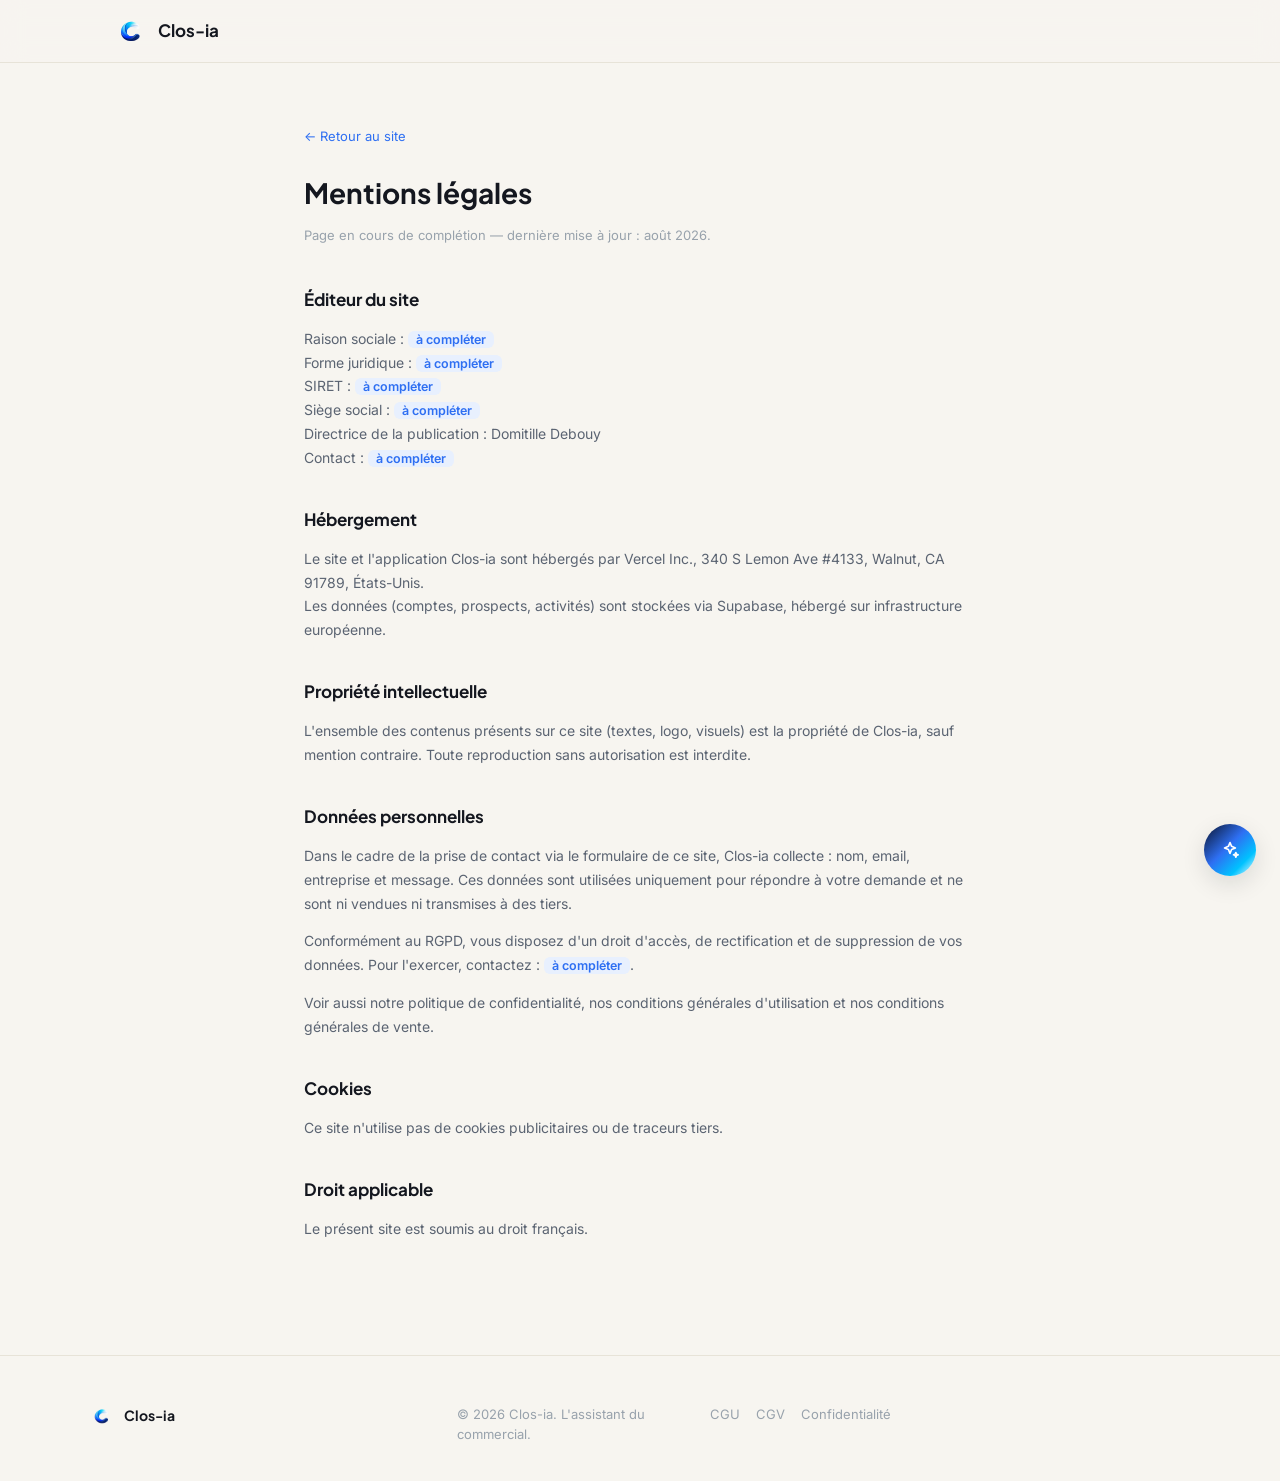
<file: mentions-legales.html>
<!doctype html>
<html lang="fr">
<head>
  <meta charset="UTF-8" />
  <meta name="viewport" content="width=device-width, initial-scale=1.0" />
  <title>Mentions légales — Clos-ia</title>
  <meta name="robots" content="noindex" />
  <link rel="icon" href="logo-icon.png" />
  <link rel="preconnect" href="https://fonts.googleapis.com" />
  <link href="https://fonts.googleapis.com/css2?family=Plus+Jakarta+Sans:wght@500;600;700;800&family=Inter:wght@400;500;600;700&display=swap" rel="stylesheet" />
  <link rel="stylesheet" href="style.css" />
  <style>
    .legal { max-width: 720px; margin: 0 auto; padding: 60px 24px 100px; }
    .legal h1 { font-size: 28px; margin: 0 0 8px; }
    .legal .updated { color: var(--text-faint); font-size: 13px; margin: 0 0 40px; }
    .legal h2 { font-size: 17px; margin: 36px 0 10px; }
    .legal p, .legal li { font-size: 14px; color: var(--text-dim); line-height: 1.7; }
    .legal ul { padding-left: 20px; margin: 8px 0; }
    .legal .todo { background: var(--blue-dim); color: var(--blue); border-radius: 6px; padding: 1px 8px; font-size: 12.5px; font-weight: 600; }
    .legal a.back { display: inline-flex; align-items: center; gap: 6px; font-size: 13px; color: var(--blue); margin-bottom: 24px; }
  </style>
</head>
<body>

  <header class="nav">
    <div class="nav-inner">
      <a href="index.html" class="brand">
        <img src="logo-icon.png" width="34" height="34" alt="Clos-ia" style="object-fit:contain;" />
        <span class="brand-text">Clos-ia</span>
      </a>
    </div>
  </header>

  <main class="legal">
    <a href="index.html" class="back">← Retour au site</a>
    <h1>Mentions légales</h1>
    <p class="updated">Page en cours de complétion — dernière mise à jour : août 2026.</p>

    <h2>Éditeur du site</h2>
    <p>
      Raison sociale : <span class="todo">à compléter</span><br />
      Forme juridique : <span class="todo">à compléter</span><br />
      SIRET : <span class="todo">à compléter</span><br />
      Siège social : <span class="todo">à compléter</span><br />
      Directrice de la publication : Domitille Debouy<br />
      Contact : <span class="todo">à compléter</span>
    </p>

    <h2>Hébergement</h2>
    <p>
      Le site et l'application Clos-ia sont hébergés par Vercel Inc., 340 S Lemon Ave #4133, Walnut, CA 91789, États-Unis.<br />
      Les données (comptes, prospects, activités) sont stockées via Supabase, hébergé sur infrastructure européenne.
    </p>

    <h2>Propriété intellectuelle</h2>
    <p>L'ensemble des contenus présents sur ce site (textes, logo, visuels) est la propriété de Clos-ia, sauf mention contraire. Toute reproduction sans autorisation est interdite.</p>

    <h2>Données personnelles</h2>
    <p>Dans le cadre de la prise de contact via le formulaire de ce site, Clos-ia collecte : nom, email, entreprise et message. Ces données sont utilisées uniquement pour répondre à votre demande et ne sont ni vendues ni transmises à des tiers.</p>
    <p>Conformément au RGPD, vous disposez d'un droit d'accès, de rectification et de suppression de vos données. Pour l'exercer, contactez : <span class="todo">à compléter</span>.</p>
    <p>Voir aussi notre <a href="confidentialite.html">politique de confidentialité</a>, nos <a href="cgu.html">conditions générales d'utilisation</a> et nos <a href="cgv.html">conditions générales de vente</a>.</p>

    <h2>Cookies</h2>
    <p>Ce site n'utilise pas de cookies publicitaires ou de traceurs tiers.</p>

    <h2>Droit applicable</h2>
    <p>Le présent site est soumis au droit français.</p>
  </main>

  <footer class="footer">
    <div class="footer-inner">
      <div class="brand">
        <img src="logo-icon.png" width="24" height="24" alt="Clos-ia" style="object-fit:contain;" />
        <span class="brand-text">Clos-ia</span>
      </div>
      <p>© 2026 Clos-ia. L'assistant du commercial.</p>
      <div style="display:flex; gap:16px;">
        <a href="cgu.html" class="footer-legal">CGU</a>
        <a href="cgv.html" class="footer-legal">CGV</a>
        <a href="confidentialite.html" class="footer-legal">Confidentialité</a>
      </div>
    </div>
  </footer>

  <script src="/assistant-widget.js" defer></script>
</body>
</html>
</file>
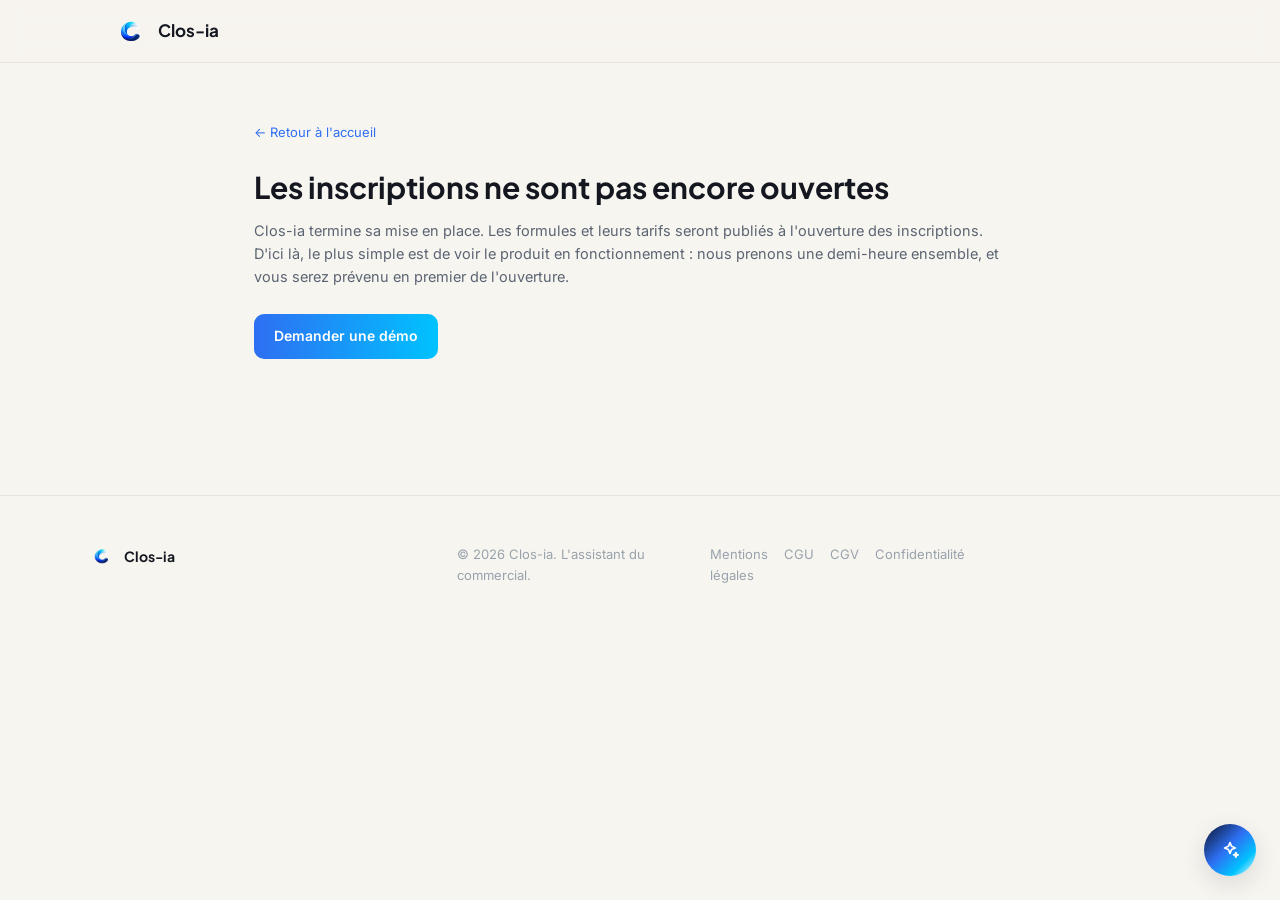
<file: subscribe.html>
<!doctype html>
<html lang="fr">
<head>
  <meta charset="UTF-8" />
  <meta name="viewport" content="width=device-width, initial-scale=1.0" />
  <title>Inscriptions bientôt ouvertes — Clos-ia</title>
  <meta name="robots" content="noindex" />
  <link rel="icon" href="logo-icon.png" />
  <link rel="preconnect" href="https://fonts.googleapis.com" />
  <link href="https://fonts.googleapis.com/css2?family=Plus+Jakarta+Sans:wght@500;600;700;800&family=Inter:wght@400;500;600;700&family=JetBrains+Mono:wght@500;700&display=swap" rel="stylesheet" />
  <link rel="stylesheet" href="style.css" />
  <style>
    .sub-main { max-width: 820px; margin: 0 auto; padding: 56px 24px 100px; }
    .sub-main form > .sub-section:not(:first-child),
    .sub-main .summary { max-width: 620px; }
    .sub-head { margin-bottom: 36px; }
    .sub-head h1 { font-size: 30px; margin: 0 0 8px; }
    .sub-head p { color: var(--text-dim); font-size: 14.5px; margin: 0; }
    a.back { display: inline-flex; align-items: center; gap: 6px; font-size: 13px; color: var(--blue); margin-bottom: 20px; }

    .sub-section { margin-bottom: 36px; }
    .sub-label { font-family: "Plus Jakarta Sans", sans-serif; font-weight: 700; font-size: 12.5px; letter-spacing: 0.04em; text-transform: uppercase; color: var(--text-faint); margin-bottom: 14px; }

    .plan-grid { display: grid; grid-template-columns: repeat(3, 1fr); gap: 14px; align-items: stretch; }
    @media (max-width: 860px) { .plan-grid { grid-template-columns: 1fr; } }

    .plan-card {
      text-align: left;
      background: var(--surface);
      border: 1.5px solid var(--hairline);
      border-radius: var(--radius-lg);
      padding: 20px;
      cursor: pointer;
      display: flex;
      flex-direction: column;
      transition: border-color 0.15s ease, background 0.15s ease, transform 0.15s ease;
    }
    .plan-card:hover { transform: translateY(-1px); }
    .plan-card.selected { border-color: var(--blue); background: var(--blue-dim); }
    .plan-card .plan-name { font-family: "Plus Jakarta Sans", sans-serif; font-weight: 700; font-size: 16px; }
    .plan-card .plan-sub { font-size: 12px; color: var(--text-faint); margin-top: 1px; }
    .plan-card .plan-price-row { display: flex; align-items: baseline; gap: 10px; margin-top: 10px; }
    .plan-card .plan-price-row .price-old { font-size: 16px; }
    .plan-card .plan-price { font-family: "Plus Jakarta Sans", sans-serif; font-weight: 700; font-size: 22px; margin: 10px 0 14px; }
    .plan-price-row .plan-price { margin: 0; }
    .plan-card .plan-price span { font-size: 12px; font-weight: 500; color: var(--text-dim); }
    .plan-card .plan-launch-note { font-size: 11.5px; color: var(--blue); font-weight: 600; margin: 4px 0 14px; }
    .plan-card .plan-desc { font-size: 12.5px; color: var(--text-dim); line-height: 1.5; }

    .plan-features { list-style: none; margin: 0; padding: 0; display: flex; flex-direction: column; gap: 8px; }
    .plan-features li {
      font-size: 12.5px;
      color: var(--text-dim);
      line-height: 1.4;
      padding-left: 20px;
      position: relative;
    }
    .plan-features li::before {
      content: "✓";
      position: absolute;
      left: 0;
      color: var(--blue);
      font-weight: 700;
    }

    .plan-ai-note { font-size: 12px; color: var(--text-faint); margin: 14px 2px 0; line-height: 1.5; }

    .field { display: flex; flex-direction: column; gap: 6px; margin-bottom: 14px; }
    .field label { font-size: 13px; font-weight: 500; color: var(--text); }
    .field .hint { font-size: 12px; color: var(--text-faint); font-weight: 400; }
    .field input, .field select {
      background: var(--surface);
      border: 1px solid var(--hairline);
      border-radius: var(--radius-sm);
      padding: 10px 12px;
      font-size: 14px;
      color: var(--text);
      font-family: inherit;
    }
    .field input:focus, .field select:focus { outline: 2px solid var(--blue); outline-offset: 1px; }

    .field-row { display: grid; grid-template-columns: 1fr 1fr; gap: 14px; }
    @media (max-width: 560px) { .field-row { grid-template-columns: 1fr; } }

    .seats-field { display: none; }
    .seats-field.visible { display: flex; }

    .summary {
      background: var(--panel2);
      border: 0.5px solid var(--hairline);
      border-radius: var(--radius-md);
      padding: 16px 18px;
      margin-bottom: 24px;
    }
    .summary-row { display: flex; justify-content: space-between; font-size: 13.5px; color: var(--text-dim); margin-bottom: 6px; }
    .summary-row:last-child { margin-bottom: 0; }
    .summary-total { font-family: "Plus Jakarta Sans", sans-serif; font-weight: 700; color: var(--text); font-size: 15px; flex-direction: column; align-items: flex-start; gap: 3px; }
    .summary-total span:first-child { font-family: "Inter", sans-serif; font-weight: 500; font-size: 13.5px; color: var(--text-dim); }
    .summary-note { font-size: 12px; color: var(--text-faint); margin-top: 10px; line-height: 1.5; }

    #sub-status { font-size: 13px; min-height: 18px; margin-top: 12px; }
  </style>
</head>
<body>

  <header class="nav">
    <div class="nav-inner">
      <a href="index.html" class="brand">
        <img src="logo-icon.png" width="34" height="34" alt="Clos-ia" style="object-fit:contain;" />
        <span class="brand-text">Clos-ia</span>
      </a>
    </div>
  </header>

  <main class="sub-main">
    <a href="index.html" class="back">← Retour à l'accueil</a>

    <div class="sub-head">
      <h1>Les inscriptions ne sont pas encore ouvertes</h1>
      <p>Clos-ia termine sa mise en place. Les formules et leurs tarifs seront publiés à l'ouverture
         des inscriptions.</p>
      <p>D'ici là, le plus simple est de voir le produit en fonctionnement : nous prenons une demi-heure
         ensemble, et vous serez prévenu en premier de l'ouverture.</p>
      <p style="margin-top:26px;">
        <a href="https://calendar.app.google/dCuVr6ieb45SDheB7" target="_blank" rel="noopener" class="btn btn-primary">Demander une démo</a>
      </p>
    </div>
  </main>

  <footer class="footer">
    <div class="footer-inner">
      <div class="brand">
        <img src="logo-icon.png" width="24" height="24" alt="Clos-ia" style="object-fit:contain;" />
        <span class="brand-text">Clos-ia</span>
      </div>
      <p>© 2026 Clos-ia. L'assistant du commercial.</p>
      <div style="display:flex; gap:16px;">
        <a href="mentions-legales.html" class="footer-legal">Mentions légales</a>
        <a href="cgu.html" class="footer-legal">CGU</a>
        <a href="cgv.html" class="footer-legal">CGV</a>
        <a href="confidentialite.html" class="footer-legal">Confidentialité</a>
      </div>
    </div>
  </footer>

  <script src="/assistant-widget.js" defer></script>
</body>
</html>
</file>
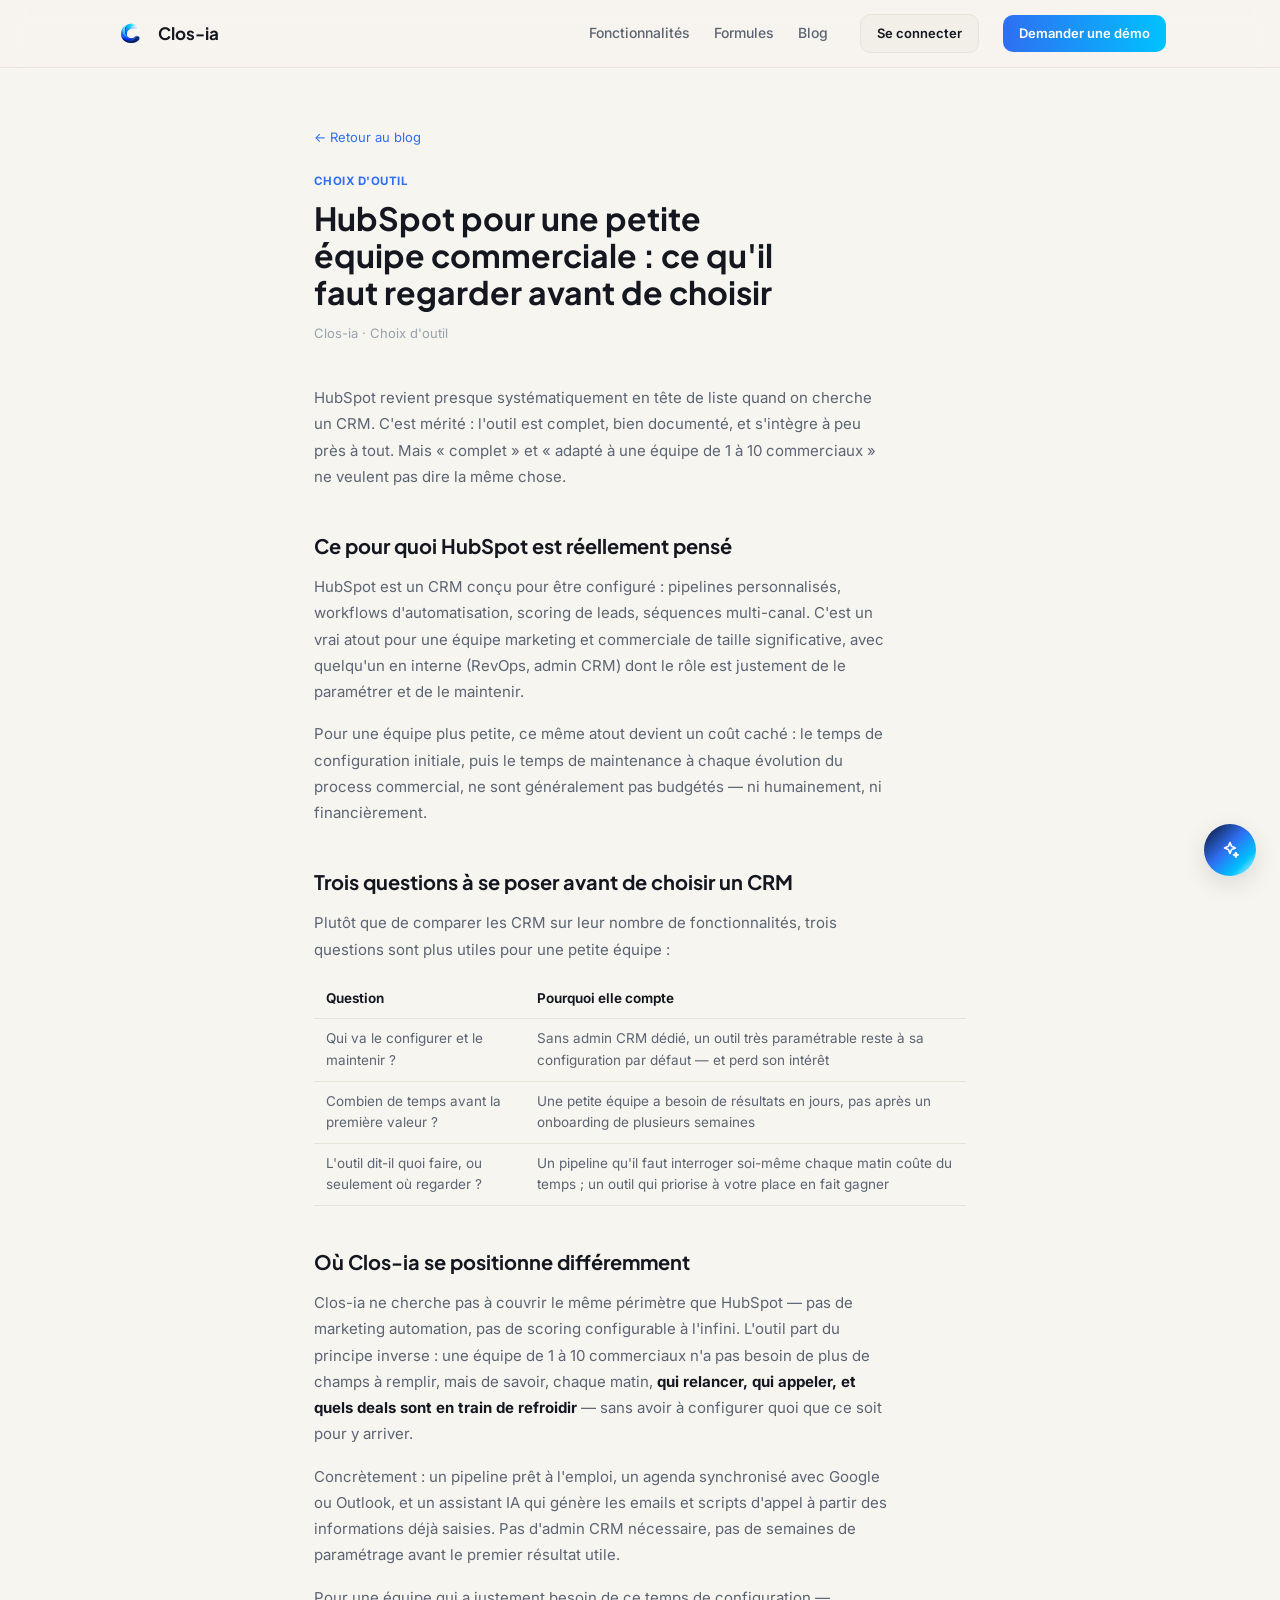
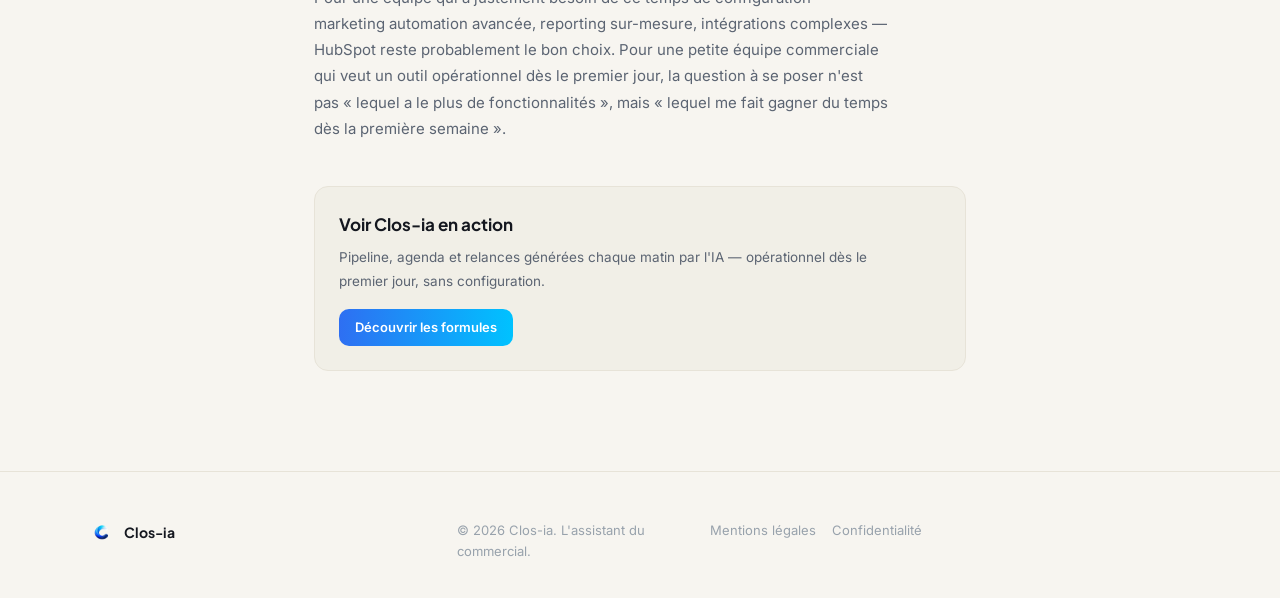
<file: blog/alternative-hubspot-petites-equipes.html>
<!doctype html>
<html lang="fr">
<head>
  <meta charset="UTF-8" />
  <meta name="viewport" content="width=device-width, initial-scale=1.0" />
  <title>HubSpot pour une petite équipe commerciale : ce qu'il faut regarder avant de choisir — Clos-ia</title>
  <meta name="description" content="HubSpot est puissant mais pensé pour des équipes qui ont le temps de le configurer. Pour 1 à 10 commerciaux, d'autres critères comptent davantage que le nombre de fonctionnalités." />
  <link rel="canonical" href="https://www.clos-ia.fr/blog/alternative-hubspot-petites-equipes.html" />
  <link rel="icon" href="../logo-icon.png" />
  <meta property="og:type" content="article" />
  <meta property="og:title" content="HubSpot pour une petite équipe commerciale : ce qu'il faut regarder avant de choisir" />
  <meta property="og:description" content="HubSpot est puissant mais pensé pour des équipes qui ont le temps de le configurer. Pour 1 à 10 commerciaux, d'autres critères comptent davantage." />
  <meta property="og:url" content="https://www.clos-ia.fr/blog/alternative-hubspot-petites-equipes.html" />
  <meta property="og:image" content="https://www.clos-ia.fr/logo-icon.png" />
  <link rel="preconnect" href="https://fonts.googleapis.com" />
  <link href="https://fonts.googleapis.com/css2?family=Plus+Jakarta+Sans:wght@500;600;700;800&family=Inter:wght@400;500;600;700&display=swap" rel="stylesheet" />
  <link rel="stylesheet" href="../style.css" />
  <style>
    .article { max-width: 700px; margin: 0 auto; padding: 56px 24px 100px; }
    .article .cat { font-size: 11.5px; font-weight: 700; letter-spacing: 0.04em; text-transform: uppercase; color: var(--blue); margin-bottom: 10px; }
    .article h1 { font-size: 32px; line-height: 1.15; margin: 0 0 12px; }
    .article .meta { font-size: 13px; color: var(--text-faint); margin-bottom: 40px; }
    .article h2 { font-size: 20px; margin: 40px 0 12px; }
    .article p { font-size: 15px; color: var(--text-dim); line-height: 1.75; margin: 0 0 16px; max-width: 64ch; }
    .article ul, .article ol { padding-left: 20px; margin: 0 0 16px; }
    .article li { font-size: 15px; color: var(--text-dim); line-height: 1.7; margin-bottom: 8px; }
    .article strong { color: var(--text); }
    .article table { width: 100%; border-collapse: collapse; margin: 8px 0 20px; font-size: 13.5px; }
    .article th, .article td { text-align: left; padding: 9px 12px; border-bottom: 0.5px solid var(--hairline); color: var(--text-dim); }
    .article th { color: var(--text); font-weight: 650; }
    .cta-box { background: var(--panel2); border: 0.5px solid var(--hairline); border-radius: 14px; padding: 24px; margin: 44px 0 0; }
    .cta-box h3 { font-size: 17px; margin: 0 0 8px; }
    .cta-box p { font-size: 13.5px; margin: 0 0 16px; }
    a.back { display: inline-flex; align-items: center; gap: 6px; font-size: 13px; color: var(--blue); margin-bottom: 24px; text-decoration: none; }
  </style>
</head>
<body>

  <header class="nav">
    <div class="nav-inner">
      <a href="../index.html" class="brand">
        <img src="../logo-icon.png" width="34" height="34" alt="Clos-ia" style="object-fit:contain;" />
        <span class="brand-text">Clos-ia</span>
      </a>
      <nav class="nav-links">
        <a href="../index.html#features">Fonctionnalités</a>
        <a href="../index.html#pricing">Formules</a>
        <a href="./">Blog</a>
      </nav>
      <a href="https://app.clos-ia.fr" class="btn btn-ghost btn-sm">Se connecter</a>
      <a href="../index.html#contact" class="btn btn-primary btn-sm">Demander une démo</a>
    </div>
  </header>

  <main class="article">
    <a href="./" class="back">← Retour au blog</a>
    <div class="cat">Choix d'outil</div>
    <h1>HubSpot pour une petite équipe commerciale : ce qu'il faut regarder avant de choisir</h1>
    <p class="meta">Clos-ia · Choix d'outil</p>

    <p>HubSpot revient presque systématiquement en tête de liste quand on cherche un CRM. C'est mérité : l'outil est complet, bien documenté, et s'intègre à peu près à tout. Mais « complet » et « adapté à une équipe de 1 à 10 commerciaux » ne veulent pas dire la même chose.</p>

    <h2>Ce pour quoi HubSpot est réellement pensé</h2>
    <p>HubSpot est un CRM conçu pour être configuré : pipelines personnalisés, workflows d'automatisation, scoring de leads, séquences multi-canal. C'est un vrai atout pour une équipe marketing et commerciale de taille significative, avec quelqu'un en interne (RevOps, admin CRM) dont le rôle est justement de le paramétrer et de le maintenir.</p>
    <p>Pour une équipe plus petite, ce même atout devient un coût caché : le temps de configuration initiale, puis le temps de maintenance à chaque évolution du process commercial, ne sont généralement pas budgétés — ni humainement, ni financièrement.</p>

    <h2>Trois questions à se poser avant de choisir un CRM</h2>
    <p>Plutôt que de comparer les CRM sur leur nombre de fonctionnalités, trois questions sont plus utiles pour une petite équipe :</p>
    <table>
      <tr><th>Question</th><th>Pourquoi elle compte</th></tr>
      <tr><td>Qui va le configurer et le maintenir ?</td><td>Sans admin CRM dédié, un outil très paramétrable reste à sa configuration par défaut — et perd son intérêt</td></tr>
      <tr><td>Combien de temps avant la première valeur ?</td><td>Une petite équipe a besoin de résultats en jours, pas après un onboarding de plusieurs semaines</td></tr>
      <tr><td>L'outil dit-il quoi faire, ou seulement où regarder ?</td><td>Un pipeline qu'il faut interroger soi-même chaque matin coûte du temps ; un outil qui priorise à votre place en fait gagner</td></tr>
    </table>

    <h2>Où Clos-ia se positionne différemment</h2>
    <p>Clos-ia ne cherche pas à couvrir le même périmètre que HubSpot — pas de marketing automation, pas de scoring configurable à l'infini. L'outil part du principe inverse : une équipe de 1 à 10 commerciaux n'a pas besoin de plus de champs à remplir, mais de savoir, chaque matin, <strong>qui relancer, qui appeler, et quels deals sont en train de refroidir</strong> — sans avoir à configurer quoi que ce soit pour y arriver.</p>
    <p>Concrètement : un pipeline prêt à l'emploi, un agenda synchronisé avec Google ou Outlook, et un assistant IA qui génère les emails et scripts d'appel à partir des informations déjà saisies. Pas d'admin CRM nécessaire, pas de semaines de paramétrage avant le premier résultat utile.</p>
    <p>Pour une équipe qui a justement besoin de ce temps de configuration — marketing automation avancée, reporting sur-mesure, intégrations complexes — HubSpot reste probablement le bon choix. Pour une petite équipe commerciale qui veut un outil opérationnel dès le premier jour, la question à se poser n'est pas « lequel a le plus de fonctionnalités », mais « lequel me fait gagner du temps dès la première semaine ».</p>

    <div class="cta-box">
      <h3>Voir Clos-ia en action</h3>
      <p>Pipeline, agenda et relances générées chaque matin par l'IA — opérationnel dès le premier jour, sans configuration.</p>
      <a href="../index.html#pricing" class="btn btn-primary btn-sm">Découvrir les formules</a>
    </div>
  </main>

  <footer class="footer">
    <div class="footer-inner">
      <div class="brand">
        <img src="../logo-icon.png" width="24" height="24" alt="Clos-ia" style="object-fit:contain;" />
        <span class="brand-text">Clos-ia</span>
      </div>
      <p>© 2026 Clos-ia. L'assistant du commercial.</p>
      <div style="display:flex; gap:16px;">
        <a href="../mentions-legales.html" class="footer-legal">Mentions légales</a>
        <a href="../confidentialite.html" class="footer-legal">Confidentialité</a>
      </div>
    </div>
  </footer>

  <script src="/assistant-widget.js" defer></script>
</body>
</html>
</file>
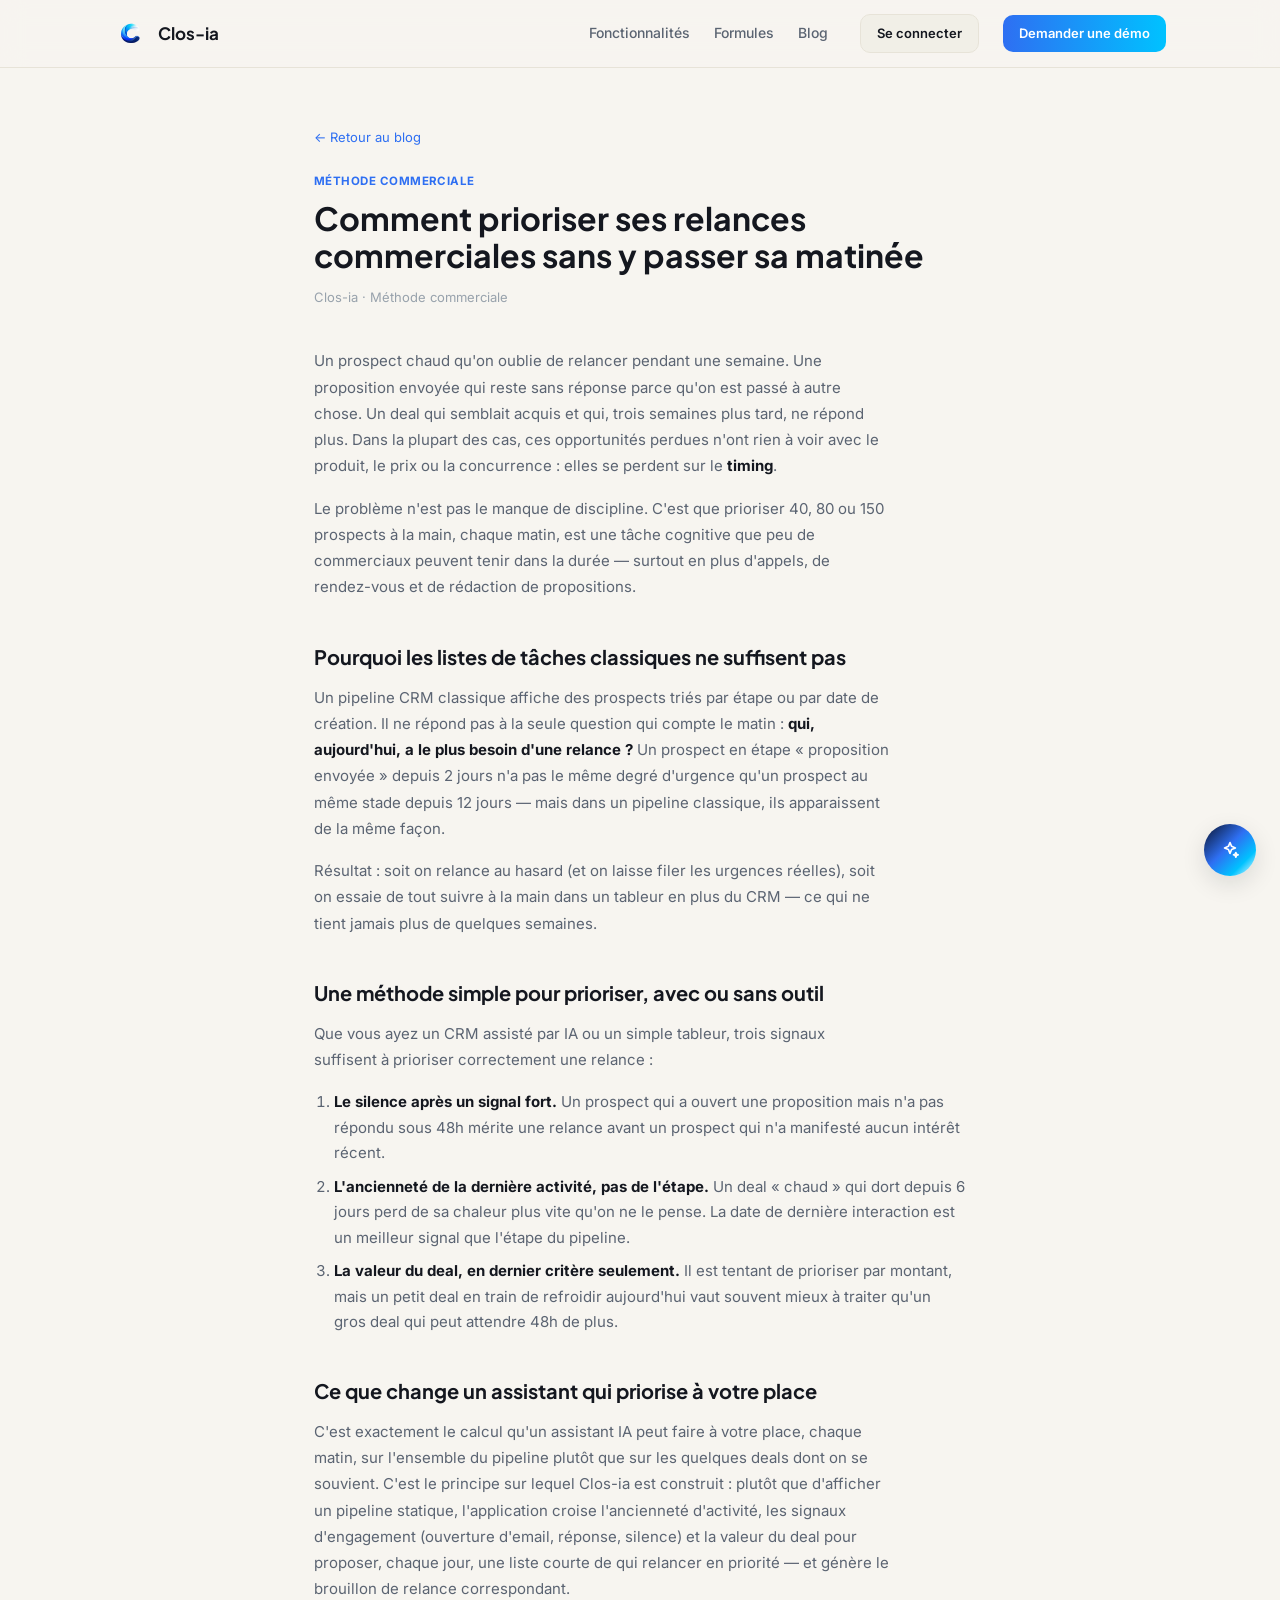
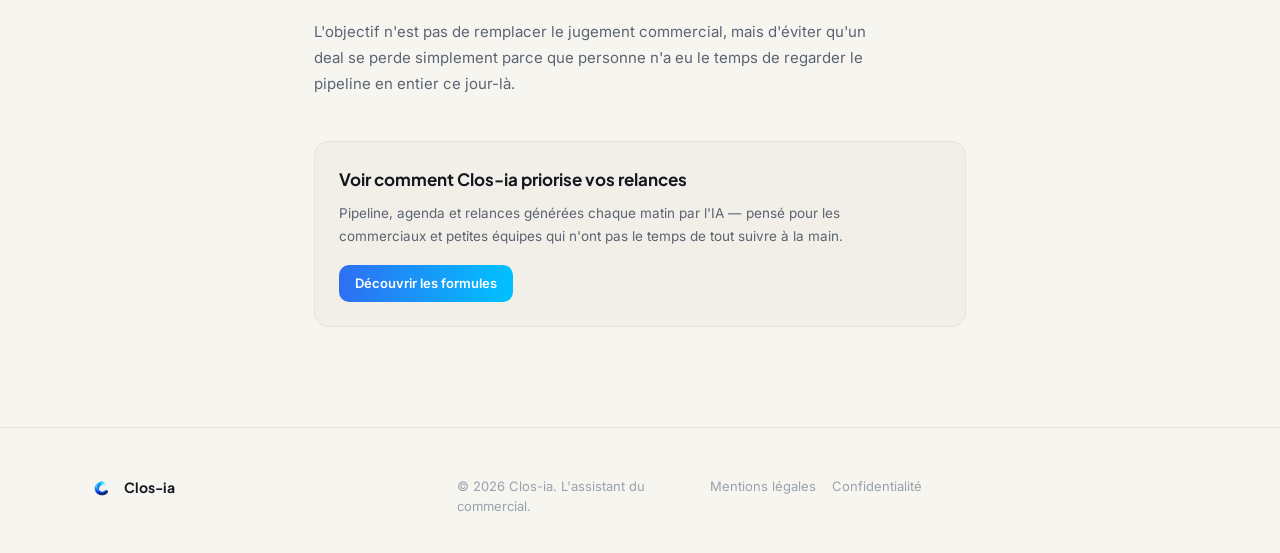
<file: blog/prioriser-relances-commerciales-ia.html>
<!doctype html>
<html lang="fr">
<head>
  <meta charset="UTF-8" />
  <meta name="viewport" content="width=device-width, initial-scale=1.0" />
  <title>Comment prioriser ses relances commerciales sans y passer sa matinée — Clos-ia</title>
  <meta name="description" content="La plupart des deals perdus le sont sur le timing, pas sur le fond. Une méthode simple pour prioriser ses relances commerciales chaque jour, avec ou sans CRM." />
  <link rel="canonical" href="https://www.clos-ia.fr/blog/prioriser-relances-commerciales-ia.html" />
  <link rel="icon" href="../logo-icon.png" />
  <meta property="og:type" content="article" />
  <meta property="og:title" content="Comment prioriser ses relances commerciales sans y passer sa matinée" />
  <meta property="og:description" content="La plupart des deals perdus le sont sur le timing, pas sur le fond. Une méthode simple pour prioriser ses relances commerciales chaque jour." />
  <meta property="og:url" content="https://www.clos-ia.fr/blog/prioriser-relances-commerciales-ia.html" />
  <meta property="og:image" content="https://www.clos-ia.fr/logo-icon.png" />
  <link rel="preconnect" href="https://fonts.googleapis.com" />
  <link href="https://fonts.googleapis.com/css2?family=Plus+Jakarta+Sans:wght@500;600;700;800&family=Inter:wght@400;500;600;700&display=swap" rel="stylesheet" />
  <link rel="stylesheet" href="../style.css" />
  <style>
    .article { max-width: 700px; margin: 0 auto; padding: 56px 24px 100px; }
    .article .cat { font-size: 11.5px; font-weight: 700; letter-spacing: 0.04em; text-transform: uppercase; color: var(--blue); margin-bottom: 10px; }
    .article h1 { font-size: 32px; line-height: 1.15; margin: 0 0 12px; }
    .article .meta { font-size: 13px; color: var(--text-faint); margin-bottom: 40px; }
    .article h2 { font-size: 20px; margin: 40px 0 12px; }
    .article p { font-size: 15px; color: var(--text-dim); line-height: 1.75; margin: 0 0 16px; max-width: 64ch; }
    .article ul, .article ol { padding-left: 20px; margin: 0 0 16px; }
    .article li { font-size: 15px; color: var(--text-dim); line-height: 1.7; margin-bottom: 8px; }
    .article strong { color: var(--text); }
    .cta-box { background: var(--panel2); border: 0.5px solid var(--hairline); border-radius: 14px; padding: 24px; margin: 44px 0 0; }
    .cta-box h3 { font-size: 17px; margin: 0 0 8px; }
    .cta-box p { font-size: 13.5px; margin: 0 0 16px; }
    a.back { display: inline-flex; align-items: center; gap: 6px; font-size: 13px; color: var(--blue); margin-bottom: 24px; text-decoration: none; }
  </style>
</head>
<body>

  <header class="nav">
    <div class="nav-inner">
      <a href="../index.html" class="brand">
        <img src="../logo-icon.png" width="34" height="34" alt="Clos-ia" style="object-fit:contain;" />
        <span class="brand-text">Clos-ia</span>
      </a>
      <nav class="nav-links">
        <a href="../index.html#features">Fonctionnalités</a>
        <a href="../index.html#pricing">Formules</a>
        <a href="./">Blog</a>
      </nav>
      <a href="https://app.clos-ia.fr" class="btn btn-ghost btn-sm">Se connecter</a>
      <a href="../index.html#contact" class="btn btn-primary btn-sm">Demander une démo</a>
    </div>
  </header>

  <main class="article">
    <a href="./" class="back">← Retour au blog</a>
    <div class="cat">Méthode commerciale</div>
    <h1>Comment prioriser ses relances commerciales sans y passer sa matinée</h1>
    <p class="meta">Clos-ia · Méthode commerciale</p>

    <p>Un prospect chaud qu'on oublie de relancer pendant une semaine. Une proposition envoyée qui reste sans réponse parce qu'on est passé à autre chose. Un deal qui semblait acquis et qui, trois semaines plus tard, ne répond plus. Dans la plupart des cas, ces opportunités perdues n'ont rien à voir avec le produit, le prix ou la concurrence : elles se perdent sur le <strong>timing</strong>.</p>

    <p>Le problème n'est pas le manque de discipline. C'est que prioriser 40, 80 ou 150 prospects à la main, chaque matin, est une tâche cognitive que peu de commerciaux peuvent tenir dans la durée — surtout en plus d'appels, de rendez-vous et de rédaction de propositions.</p>

    <h2>Pourquoi les listes de tâches classiques ne suffisent pas</h2>
    <p>Un pipeline CRM classique affiche des prospects triés par étape ou par date de création. Il ne répond pas à la seule question qui compte le matin : <strong>qui, aujourd'hui, a le plus besoin d'une relance ?</strong> Un prospect en étape « proposition envoyée » depuis 2 jours n'a pas le même degré d'urgence qu'un prospect au même stade depuis 12 jours — mais dans un pipeline classique, ils apparaissent de la même façon.</p>
    <p>Résultat : soit on relance au hasard (et on laisse filer les urgences réelles), soit on essaie de tout suivre à la main dans un tableur en plus du CRM — ce qui ne tient jamais plus de quelques semaines.</p>

    <h2>Une méthode simple pour prioriser, avec ou sans outil</h2>
    <p>Que vous ayez un CRM assisté par IA ou un simple tableur, trois signaux suffisent à prioriser correctement une relance :</p>
    <ol>
      <li><strong>Le silence après un signal fort.</strong> Un prospect qui a ouvert une proposition mais n'a pas répondu sous 48h mérite une relance avant un prospect qui n'a manifesté aucun intérêt récent.</li>
      <li><strong>L'ancienneté de la dernière activité, pas de l'étape.</strong> Un deal « chaud » qui dort depuis 6 jours perd de sa chaleur plus vite qu'on ne le pense. La date de dernière interaction est un meilleur signal que l'étape du pipeline.</li>
      <li><strong>La valeur du deal, en dernier critère seulement.</strong> Il est tentant de prioriser par montant, mais un petit deal en train de refroidir aujourd'hui vaut souvent mieux à traiter qu'un gros deal qui peut attendre 48h de plus.</li>
    </ol>

    <h2>Ce que change un assistant qui priorise à votre place</h2>
    <p>C'est exactement le calcul qu'un assistant IA peut faire à votre place, chaque matin, sur l'ensemble du pipeline plutôt que sur les quelques deals dont on se souvient. C'est le principe sur lequel Clos-ia est construit : plutôt que d'afficher un pipeline statique, l'application croise l'ancienneté d'activité, les signaux d'engagement (ouverture d'email, réponse, silence) et la valeur du deal pour proposer, chaque jour, une liste courte de qui relancer en priorité — et génère le brouillon de relance correspondant.</p>
    <p>L'objectif n'est pas de remplacer le jugement commercial, mais d'éviter qu'un deal se perde simplement parce que personne n'a eu le temps de regarder le pipeline en entier ce jour-là.</p>

    <div class="cta-box">
      <h3>Voir comment Clos-ia priorise vos relances</h3>
      <p>Pipeline, agenda et relances générées chaque matin par l'IA — pensé pour les commerciaux et petites équipes qui n'ont pas le temps de tout suivre à la main.</p>
      <a href="../index.html#pricing" class="btn btn-primary btn-sm">Découvrir les formules</a>
    </div>
  </main>

  <footer class="footer">
    <div class="footer-inner">
      <div class="brand">
        <img src="../logo-icon.png" width="24" height="24" alt="Clos-ia" style="object-fit:contain;" />
        <span class="brand-text">Clos-ia</span>
      </div>
      <p>© 2026 Clos-ia. L'assistant du commercial.</p>
      <div style="display:flex; gap:16px;">
        <a href="../mentions-legales.html" class="footer-legal">Mentions légales</a>
        <a href="../confidentialite.html" class="footer-legal">Confidentialité</a>
      </div>
    </div>
  </footer>

  <script src="/assistant-widget.js" defer></script>
</body>
</html>
</file>
<file: style.css>
:root {
  --bg: #f7f5f0;
  --surface: #ffffff;
  --panel: #ffffff;
  --panel2: #f1efe7;
  --hairline: #e7e3d8;
  --text: #14171f;
  --text-dim: #5b6472;
  --text-faint: #98a2ac;
  --blue: #2e6ff2;
  --blue-dim: #e8f0fe;
  --blue-deep: #1d4ed8;
  --cyan: #00c2ff;
  --navy: #0a1128;
  --gradient-cta: linear-gradient(90deg, #2e6ff2, #00c2ff);
  --gradient-flow: linear-gradient(135deg, #0a1128 0%, #2e6ff2 45%, #00c2ff 75%, #ffffff 100%);
  --success: #22c55e;
  --success-dim: #eaf9ef;
  --warning: #f5a623;
  --warning-dim: #fef3e2;
  --red: #f5455c;
  --red-dim: #fdeaec;
  --violet: #7c3aed;
  --violet-dim: #ede9fe;
  --radius-sm: 10px;
  --radius-md: 16px;
  --radius-lg: 16px;
  --radius-xl: 20px;
  --shadow-sm: 0 2px 8px rgba(20, 23, 31, 0.08);
  --shadow-md: 0 8px 24px rgba(20, 23, 31, 0.12);
}

* { box-sizing: border-box; }

html { scroll-behavior: smooth; }

body {
  margin: 0;
  background: var(--bg);
  color: var(--text);
  font-family: "Inter", sans-serif;
  font-size: 16px;
  line-height: 1.6;
}

h1, h2, h3, .brand-text {
  font-family: "Plus Jakarta Sans", sans-serif;
  text-wrap: balance;
}

a { color: inherit; text-decoration: none; }

.nav {
  position: sticky;
  top: 0;
  z-index: 10;
  background: rgba(247, 245, 240, 0.82);
  backdrop-filter: blur(12px);
  border-bottom: 0.5px solid var(--hairline);
}

.nav-inner {
  max-width: 1100px;
  margin: 0 auto;
  padding: 14px 24px;
  display: flex;
  align-items: center;
  gap: 24px;
}



.nav .brand { color: var(--text); }

.brand {
  display: flex;
  align-items: center;
  gap: 10px;
  font-weight: 700;
  font-size: 17px;
  color: var(--text);
}

/* « Clos-ia » porte un trait d'union, et un navigateur coupe volontiers une
   ligne à cet endroit : sur téléphone, la marque s'affichait « Clos- » puis
   « ia » en dessous. L'ancien nom, « Closia », n'avait pas ce problème — c'est
   le renommage qui l'a introduit. Partout où la marque est écrite dans un
   espace contraint, elle doit rester d'un seul tenant. */
.brand-text { white-space: nowrap; }

/* Les liens se rangent à droite, contre les deux boutons, plutôt que collés au
   logo. C'est la marque qui pousse tout le reste vers la droite : sans ce
   margin-right auto, les liens se recolleraient au logo. */
.nav-inner .brand { margin-right: auto; }

.nav-links {
  display: flex;
  gap: 24px;
  margin-right: 8px;
}

.nav-links a {
  font-size: 14px;
  color: var(--text-dim);
  font-weight: 500;
}

.nav-links a:hover { color: var(--blue); }

.btn {
  display: inline-flex;
  align-items: center;
  justify-content: center;
  gap: 8px;
  padding: 11px 20px;
  border-radius: var(--radius-sm);
  font-size: 14px;
  font-weight: 600;
  border: none;
  cursor: pointer;
  transition: transform 0.12s ease, opacity 0.12s ease, box-shadow 0.12s ease;
}

.btn:hover { transform: translateY(-1px); box-shadow: var(--shadow-sm); }
.btn:focus-visible { outline: 2px solid var(--blue); outline-offset: 2px; }

.btn-primary {
  background: var(--gradient-cta);
  color: #fff;
}

.btn-primary:hover { filter: brightness(1.08); }
.btn-primary:active { transform: scale(0.98); }

.btn-ghost {
  background: var(--panel2);
  color: var(--text);
  border: 0.5px solid var(--hairline);
}

.btn-sm { padding: 8px 16px; font-size: 13px; }
.btn-block { width: 100%; padding: 13px; font-size: 15px; }

/* Voile bleu sous le hero. Pose sur le conteneur principal et non sur .hero-v2,
   qui est centre a 1300 px : un fond sur lui ferait une bande au lieu d'occuper
   toute la largeur. En pourcentage plutot qu'en 100vw, pour ne pas compter la
   barre de defilement et provoquer un debordement horizontal.
   Il remonte derriere la barre de navigation, devenue translucide. */
main#top {
  background:
    linear-gradient(180deg,
      rgba(46, 111, 242, 0.11) 0%,
      rgba(46, 111, 242, 0.055) 38%,
      rgba(46, 111, 242, 0.015) 68%,
      rgba(46, 111, 242, 0) 100%)
    no-repeat top center / 100% 760px;
}

.hero-v2 {
  position: relative;
  max-width: 1300px;
  margin: 0 auto;
  padding: 24px 24px 72px;
  overflow: visible;
  display: flex;
  flex-direction: column;
  align-items: center;
  justify-content: center;
  text-align: center;
  /* Le hero occupe le premier écran à lui seul : laisser apparaître le début
     de la section suivante coupe la promesse en deux avant qu'elle ait porté.
     svh plutôt que vh — sur mobile, vh compte la barre d'adresse qui se
     rétracte, et la section déborde toujours d'une centaine de pixels. */
  min-height: calc(100vh - var(--nav-h, 64px));
  min-height: calc(100svh - var(--nav-h, 64px));
}

.hero-v2-top { position: relative; z-index: 1; max-width: 860px; }

.hero-v2-title {
  font-size: clamp(25px, 3.1vw, 37px);
  font-weight: 800;
  letter-spacing: -0.02em;
  line-height: 1.18;
  margin: 18px 0 0;
  text-wrap: balance;
}

.fade-word {
  background: var(--gradient-cta);
  -webkit-background-clip: text;
  background-clip: text;
  color: transparent;
}


.mock-window.mock-window-hero { width: 1100px; max-width: 100%; }


@media (max-width: 860px) {
  .hero-v2 { padding: 72px 20px 0; }
}

/* Sur téléphone, ces 72 px s'ajoutaient au centrage vertical d'un bloc déjà
   haut d'un écran : le titre commençait au tiers de la hauteur et le premier
   coup d'œil ne montrait qu'un aplat bleu. Le hero occupe toujours l'écran,
   la promesse y est simplement lisible tout de suite. */
@media (max-width: 560px) {
  .hero-v2 { padding: 20px 18px 0; }
}

.hero-sub {
  font-size: 17.5px;
  color: var(--text-dim);
  margin: 18px 0 30px;
  max-width: 560px;
  margin-left: auto;
  margin-right: auto;
}

.hero-actions { display: flex; gap: 12px; flex-wrap: wrap; justify-content: center; }


.eyebrow-icon { margin-right: 6px; vertical-align: -1px; color: var(--blue); }

.mock-window {
  width: 100%;
  max-width: 380px;
  border-radius: var(--radius-lg);
  border: 0.5px solid var(--hairline);
  box-shadow: 0 16px 40px rgba(15, 23, 42, 0.1);
  overflow: hidden;
  background: var(--surface);
}

.mock-bar {
  display: flex;
  gap: 6px;
  padding: 10px 12px;
  background: var(--panel2);
  border-bottom: 0.5px solid var(--hairline);
}

.mock-bar span {
  width: 8px; height: 8px; border-radius: 50%;
  background: var(--hairline);
}

.mock-window-body { display: flex; background: #f4f6fb; }

.mock-sidebar {
  width: 40px;
  flex-shrink: 0;
  background: #fff;
  border-right: 0.5px solid var(--hairline);
  display: flex;
  flex-direction: column;
  align-items: center;
  gap: 10px;
  padding: 14px 0;
}

.mock-sidebar-logo {
  width: 16px;
  height: 16px;
  border-radius: 5px;
  background: linear-gradient(135deg, var(--blue), var(--cyan));
  margin-bottom: 4px;
}

.mock-sidebar-item {
  width: 20px;
  height: 5px;
  border-radius: 3px;
  background: var(--hairline);
}

.mock-sidebar-item.active {
  background: var(--blue);
}

.mock-body { flex: 1; min-width: 0; padding: 12px; background: #f4f6fb; }

.mock-banner {
  background: linear-gradient(135deg, #2e7cff 0%, #1746b8 100%);
  color: #fff;
  padding: 18px;
  border-radius: 14px;
  position: relative;
  overflow: hidden;
  box-shadow: 0 10px 22px rgba(23, 70, 184, 0.26);
}

.mock-banner::before {
  content: "";
  position: absolute;
  top: -40px;
  right: -30px;
  width: 120px;
  height: 120px;
  border-radius: 50%;
  background: radial-gradient(circle, rgba(255, 255, 255, 0.2) 0%, rgba(255, 255, 255, 0) 70%);
  pointer-events: none;
}

.mock-greeting { position: relative; font-weight: 700; font-size: 18px; margin-bottom: 4px; }

.mock-sub { position: relative; font-size: 12px; opacity: 0.85; margin-bottom: 14px; }

.mock-stats {
  position: relative;
  display: flex;
  gap: 14px;
  flex-wrap: wrap;
  font-size: 11.5px;
  opacity: 0.85;
}
.mock-stats b { font-family: "Plus Jakarta Sans", sans-serif; font-size: 13px; margin-right: 3px; }
.mock-stats .warn { color: #fca5a5; opacity: 1; }

.mock-tip {
  background: rgba(255,255,255,0.16);
  border: 0.5px solid rgba(255,255,255,0.28);
  border-radius: 10px;
  padding: 10px 12px;
  font-size: 12.5px;
  line-height: 1.4;
}

.mock-list {
  display: flex;
  flex-direction: column;
  gap: 8px;
  padding: 12px 0 2px;
}

.mock-task {
  display: flex;
  align-items: center;
  gap: 10px;
  background: #fff;
  border: 0.5px solid var(--hairline);
  border-left: 2.5px solid var(--blue);
  border-radius: 10px;
  box-shadow: 0 1px 2px rgba(15, 23, 42, 0.05);
  padding: 9px 10px;
}

.mock-task-time { font-size: 10.5px; font-weight: 700; color: var(--text-faint); font-family: "Plus Jakarta Sans", sans-serif; flex-shrink: 0; }
.mock-task-body { flex: 1; min-width: 0; }
.mock-task-title { font-size: 12px; font-weight: 600; color: var(--text); white-space: nowrap; overflow: hidden; text-overflow: ellipsis; }
.mock-task-meta { font-size: 10.5px; color: var(--text-faint); margin-top: 1px; }
.mock-task-btn {
  flex-shrink: 0;
  font-size: 10px;
  font-weight: 700;
  color: var(--blue);
  background: var(--blue-dim);
  border-radius: 6px;
  padding: 5px 8px;
  white-space: nowrap;
}

.mock-row {
  display: flex;
  gap: 8px;
  padding: 16px;
}

.mock-card {
  flex: 1;
  background: var(--panel2);
  border: 0.5px solid var(--hairline);
  border-radius: var(--radius-sm);
  padding: 10px;
  font-size: 11px;
  color: var(--text-dim);
  display: flex;
  flex-direction: column;
  gap: 6px;
}

.mock-card b { font-size: 18px; color: var(--text); font-family: "Plus Jakarta Sans", sans-serif; }

.mock-dot { width: 8px; height: 8px; border-radius: 50%; }
.mock-dot.blue { background: var(--blue); }
.mock-dot.violet { background: #7c3aed; }
.mock-dot.amber { background: #b45309; }

.mock-dot-status { width: 7px; height: 7px; border-radius: 50%; flex-shrink: 0; display: inline-block; }
.mock-dot-status.red { background: var(--red); }
.mock-dot-status.amber { background: var(--warning); }
.mock-dot-status.green { background: var(--success); }

.mock-body-hero { padding: 18px; }

.mock-hero-columns {
  display: grid;
  grid-template-columns: 1.5fr 1fr;
  gap: 16px;
  margin-top: 14px;
}

.mock-hero-col { display: flex; flex-direction: column; gap: 8px; }

.mock-col-label {
  font-size: 10.5px;
  font-weight: 700;
  text-transform: uppercase;
  letter-spacing: 0.05em;
  color: var(--text-faint);
  margin-bottom: 2px;
}

.mock-watch-mini {
  background: #fff;
  border: 0.5px solid var(--hairline);
  border-left: 2.5px solid var(--hairline);
  border-radius: 10px;
  padding: 9px 10px;
  box-shadow: 0 1px 2px rgba(15, 23, 42, 0.05);
}
.mock-watch-mini.danger { border-left-color: var(--red); }
.mock-watch-mini.warn { border-left-color: var(--warning); }
.mock-watch-mini.hot { border-left-color: var(--success); }

.mock-watch-mini-head { display: flex; align-items: center; gap: 7px; font-size: 11.5px; font-weight: 600; color: var(--text); }
.mock-watch-mini-head b { margin-left: auto; font-family: "Plus Jakarta Sans", sans-serif; font-size: 11.5px; }
.mock-watch-mini-reason { font-size: 10.5px; color: var(--text-faint); margin-top: 3px; margin-left: 14px; }

@media (max-width: 860px) {
  .mock-hero-columns { grid-template-columns: 1fr; }
  .mock-window-hero .mock-sidebar { display: none; }
}

.section-head {
  text-align: center;
  max-width: 640px;
  margin: 0 auto 52px;
}

.eyebrow {
  display: block;
  color: var(--blue);
  font-weight: 700;
  font-size: 12.5px;
  letter-spacing: 0.06em;
  text-transform: uppercase;
  margin-bottom: 12px;
}

.hero-v2-top .eyebrow {
  margin-top: 16px;
  margin-bottom: 0;
}

.section-head h2 {
  font-size: 32px;
  font-weight: 800;
  letter-spacing: -0.01em;
  margin: 0 0 14px;
}

.contact-sub, .section-head p { color: var(--text-dim); font-size: 15px; margin: 0; }

.hp-field {
  position: absolute;
  left: -9999px;
  width: 1px;
  height: 1px;
  overflow: hidden;
}

.features, .how {
  max-width: 1100px;
  margin: 0 auto;
  padding: 68px 24px;
}

.feature-grid {
  display: grid;
  grid-template-columns: repeat(3, 1fr);
  gap: 18px;
  align-items: start;
}

.feature-card {
  background: var(--surface);
  border: 0.5px solid var(--hairline);
  border-radius: var(--radius-lg);
  padding: 24px;
  display: grid;
  grid-template-columns: 40px 1fr;
  column-gap: 16px;
  row-gap: 6px;
  align-content: start;
  transition: transform 0.15s ease, box-shadow 0.15s ease, border-color 0.15s ease;
}

.feature-card:hover {
  transform: translateY(-2px);
  box-shadow: var(--shadow-md);
  border-color: transparent;
}

.feature-icon {
  grid-column: 1;
  grid-row: 1 / -1;
  width: 40px;
  height: 40px;
  border-radius: var(--radius-md);
  display: flex;
  align-items: center;
  justify-content: center;
  font-size: 20px;
  background: var(--blue-dim);
  color: var(--blue);
}

.feature-card h3 { grid-column: 2; font-size: 16.5px; font-weight: 700; margin: 0; align-self: end; }
.feature-card p { grid-column: 2; font-size: 13.5px; color: var(--text-dim); margin: 0; line-height: 1.55; }

.feature-lead {
  grid-column: span 2;
  grid-template-columns: 44px 1fr;
  background: var(--blue-dim);
  border-color: rgba(46,111,242,0.28);
}
.feature-lead .feature-icon { background: var(--surface); width: 44px; height: 44px; }
.feature-lead h3 { font-size: 20px; }
.feature-lead p { font-size: 14.5px; max-width: 420px; }
.feature-lead-tag {
  grid-column: 2;
  justify-self: start;
  margin-top: 6px;
  font-size: 11px;
  font-weight: 700;
  color: var(--blue);
  background: var(--surface);
  padding: 5px 11px;
  border-radius: 999px;
  margin-top: 18px;
}

.fade-trail-caption {
  text-align: center;
  color: var(--text-faint);
  font-size: 13px;
  margin: -16px 0 28px;
}

.watch-window {
  max-width: 460px;
  margin: 0 auto;
  border-radius: var(--radius-lg);
  border: 0.5px solid var(--hairline);
  box-shadow: 0 16px 40px rgba(15, 23, 42, 0.1);
  overflow: hidden;
  background: var(--surface);
}

.watch-list {
  display: flex;
  flex-direction: column;
  gap: 10px;
  padding: 16px;
}

.watch-card {
  background: var(--panel2);
  border: 0.5px solid var(--hairline);
  border-left: 3px solid var(--hairline);
  border-radius: var(--radius-sm);
  padding: 12px 14px;
}
.watch-card.hot { border-left-color: var(--success); }
.watch-card.warn { border-left-color: var(--warning); }
.watch-card.danger { border-left-color: var(--red); }

.watch-head { display: flex; align-items: center; gap: 8px; margin-bottom: 4px; }
.watch-emoji { font-size: 13px; }
.watch-company { font-family: "Plus Jakarta Sans", sans-serif; font-weight: 700; font-size: 13.5px; }
.watch-value { margin-left: auto; font-family: "Plus Jakarta Sans", sans-serif; font-weight: 700; font-size: 13px; color: var(--text); white-space: nowrap; }
.watch-reason { font-size: 12px; color: var(--text-dim); margin-bottom: 6px; }
.watch-cta { font-size: 12px; font-weight: 600; color: var(--blue); }

.compare-grid {
  display: grid;
  grid-template-columns: 1fr 1fr;
  gap: 20px;
  max-width: 760px;
  margin: 0 auto 44px;
}

@media (max-width: 720px) {
  .compare-grid { grid-template-columns: 1fr; }
}

.compare-col {
  border-radius: var(--radius-lg);
  padding: 24px 26px;
  border: 0.5px solid var(--hairline);
  background: var(--surface);
}

.compare-col.after {
  background: var(--blue-dim);
  border-color: rgba(46,111,242,0.28);
}

.compare-label {
  font-family: "Plus Jakarta Sans", sans-serif;
  font-weight: 700;
  font-size: 13px;
  text-transform: uppercase;
  letter-spacing: 0.04em;
  color: var(--text-faint);
  margin-bottom: 14px;
}

.compare-col.after .compare-label { color: var(--blue); }

.compare-list { list-style: none; margin: 0; padding: 0; display: flex; flex-direction: column; gap: 10px; }

.compare-list li {
  font-size: 14px;
  padding-left: 24px;
  position: relative;
  color: var(--text-dim);
}

.compare-col li::before { content: "✕"; position: absolute; left: 0; color: var(--text-faint); font-size: 12px; }
.compare-col.after li { color: var(--text); }
.compare-col.after li::before { content: "✓"; position: absolute; left: 0; color: var(--blue); font-weight: 700; }

.forgotten-deals {
  max-width: 1100px;
  margin: 0 auto;
  padding: 68px 24px;
}

/* Dispersion → Clos-ia */
.dispersion { max-width: 1100px; margin: 0 auto; padding: 68px 24px; }

.dispersion-visual {
  display: flex;
  flex-direction: column;
  align-items: center;
  gap: 16px;
  margin-bottom: 60px;
}

.dispersion-sources { display: flex; gap: 12px; flex-wrap: wrap; justify-content: center; }

.source-chip {
  background: var(--surface);
  border: 0.5px solid var(--hairline);
  border-radius: 999px;
  padding: 9px 20px;
  font-size: 13px;
  font-weight: 600;
  color: var(--text-dim);
  box-shadow: var(--shadow-sm);
}
.source-chip.s1 { transform: rotate(-3deg); }
.source-chip.s2 { transform: rotate(2deg); }
.source-chip.s3 { transform: rotate(-1.5deg); }
.source-chip.s4 { transform: rotate(2.5deg); }
.source-chip.s5 { transform: rotate(-2deg); }

.dispersion-arrow { color: var(--text-faint); }

.dispersion-hub {
  display: flex;
  align-items: center;
  gap: 9px;
  background: var(--text);
  color: #fff;
  padding: 13px 24px;
  border-radius: 999px;
  font-weight: 700;
  font-size: 14.5px;
  box-shadow: var(--shadow-md);
}

.dispersion-result { display: flex; gap: 10px; flex-wrap: wrap; justify-content: center; }

.result-chip {
  background: var(--blue-dim);
  color: var(--blue-deep);
  border-radius: 999px;
  padding: 9px 18px;
  font-size: 12.5px;
  font-weight: 600;
}

/* Votre journée — démonstration */
.your-day { max-width: 1100px; margin: 0 auto; padding: 68px 24px; }

.day-window {
  border-radius: var(--radius-xl);
  border: 0.5px solid var(--hairline);
  box-shadow: 0 20px 50px rgba(15, 23, 42, 0.1);
  overflow: hidden;
  background: var(--surface);
}

.day-window-body { display: grid; grid-template-columns: 1fr 1.1fr; }

.day-col { padding: 32px; border-right: 0.5px solid var(--hairline); }

.day-col-label {
  font-size: 11px;
  font-weight: 700;
  text-transform: uppercase;
  letter-spacing: 0.05em;
  color: var(--text-faint);
  margin-bottom: 18px;
}

.day-item {
  display: flex;
  align-items: center;
  gap: 14px;
  padding: 13px 0;
  border-bottom: 0.5px solid var(--hairline);
  font-size: 14px;
  color: var(--text-dim);
}
.day-item:last-child { border-bottom: none; }

.day-time {
  font-family: "JetBrains Mono", monospace;
  font-size: 12px;
  color: var(--text-faint);
  width: 44px;
  flex-shrink: 0;
}

.day-item.active { color: var(--text); font-weight: 600; }
.day-item.active .day-time { color: var(--blue); }

.day-why { padding: 32px; background: var(--bg); }

.day-why-label {
  font-size: 11px;
  font-weight: 700;
  text-transform: uppercase;
  letter-spacing: 0.05em;
  color: var(--blue);
  margin-bottom: 16px;
}

.day-why-company { font-family: "Plus Jakarta Sans", sans-serif; font-weight: 700; font-size: 19px; margin-bottom: 18px; }
.day-why-company span { color: var(--text-dim); font-weight: 500; font-size: 14px; }

.day-why-rows { display: flex; flex-direction: column; gap: 11px; margin-bottom: 20px; }
.day-why-row { display: flex; justify-content: space-between; font-size: 13px; color: var(--text-dim); gap: 12px; }
.day-why-row b { color: var(--text); font-weight: 600; text-align: right; }
.day-why-row b.signal { color: #b91c4a; }

.day-why-reco {
  display: flex;
  align-items: center;
  gap: 9px;
  background: var(--blue-dim);
  color: var(--blue-deep);
  border-radius: 10px;
  padding: 12px 14px;
  font-size: 13px;
  font-weight: 600;
  margin-bottom: 18px;
}
.reco-dot { width: 7px; height: 7px; border-radius: 50%; background: var(--blue); flex-shrink: 0; }

.day-why-btn { width: 100%; }

@media (max-width: 760px) {
  .day-window-body { grid-template-columns: 1fr; }
  .day-col { border-right: none; border-bottom: 0.5px solid var(--hairline); }
}

/* Modules — hub visuel */
.modules { max-width: 1100px; margin: 0 auto; padding: 68px 24px; }

.hub {
  position: relative;
  max-width: 620px;
  margin: 0 auto;
  display: grid;
  grid-template-columns: repeat(3, 1fr);
  grid-template-rows: repeat(3, auto);
  gap: 22px;
  place-items: center;
  padding: 20px 0;
}

.hub-center {
  grid-column: 2;
  grid-row: 2;
  display: flex;
  flex-direction: column;
  align-items: center;
  justify-content: center;
  gap: 6px;
  width: 108px;
  height: 108px;
  border-radius: 50%;
  background: var(--text);
  color: #fff;
  font-weight: 700;
  font-size: 13px;
  box-shadow: 0 16px 36px rgba(20, 23, 31, 0.28);
  z-index: 2;
}

.hub-node {
  display: flex;
  flex-direction: column;
  align-items: center;
  gap: 8px;
  font-size: 12.5px;
  font-weight: 600;
  color: var(--text-dim);
  background: var(--surface);
  border: 0.5px solid var(--hairline);
  border-radius: var(--radius-md);
  padding: 16px 20px;
  box-shadow: var(--shadow-sm);
  transition: transform 0.15s ease, box-shadow 0.15s ease;
}
.hub-node:hover { transform: translateY(-2px); box-shadow: var(--shadow-md); }
.hub-node svg { color: var(--blue); }

.n1 { grid-column: 2; grid-row: 1; }
.n2 { grid-column: 1; grid-row: 1; }
.n3 { grid-column: 3; grid-row: 1; }
.n4 { grid-column: 1; grid-row: 3; }
.n5 { grid-column: 3; grid-row: 3; }

@media (max-width: 640px) {
  .hub { grid-template-columns: repeat(2, 1fr); grid-template-rows: repeat(4, auto); gap: 14px; }
  .hub-center { grid-column: 1 / 3; grid-row: 1; }
  .n1 { grid-column: 1; grid-row: 2; }
  .n2 { grid-column: 2; grid-row: 2; }
  .n3 { grid-column: 1; grid-row: 3; }
  .n4 { grid-column: 2; grid-row: 3; }
  .n5 { grid-column: 1 / 3; grid-row: 4; }
}

/* Étapes — snippets */
.steps { position: relative; }
.steps::before { content: ""; position: absolute; top: 18px; left: 16%; right: 16%; height: 1px; background: var(--hairline); z-index: 0; }
.step { position: relative; z-index: 1; }

.step-snippet {
  margin-top: 18px;
  font-size: 11.5px;
  padding: 10px 12px;
  border-radius: 8px;
  background: var(--panel2);
  color: var(--text-dim);
  display: flex;
  align-items: center;
  gap: 6px;
}
.step-snippet-ia { color: var(--blue-deep); background: var(--blue-dim); font-style: italic; }
.step-snippet-actions { display: flex; gap: 6px; background: none; padding: 0; flex-wrap: wrap; justify-content: center; }
.step-snippet-actions span { background: var(--blue-dim); color: var(--blue-deep); border-radius: 999px; padding: 6px 12px; font-weight: 600; }

/* Reporting */
.reporting { max-width: 1100px; margin: 0 auto; padding: 68px 24px; }

.stat-grid {
  display: grid;
  grid-template-columns: repeat(4, 1fr);
  gap: 1px;
  background: var(--hairline);
  border: 0.5px solid var(--hairline);
  border-radius: var(--radius-xl);
  overflow: hidden;
}

.stat-tile { background: var(--surface); padding: 32px 26px; }
.stat-label { font-size: 12.5px; color: var(--text-faint); margin-bottom: 12px; }
.stat-value { font-family: "Plus Jakarta Sans", sans-serif; font-size: 32px; font-weight: 700; color: var(--text); margin-bottom: 8px; }
.stat-trend { font-size: 12px; font-weight: 600; color: var(--text-faint); }
.stat-trend.up { color: var(--success); }

@media (max-width: 760px) {
  .stat-grid { grid-template-columns: 1fr 1fr; }
}

/* Reveal au scroll */
/* Le glissement vertical de 18 px a été retiré : avec l'apparition
   symétrique, il rejouait dans les deux sens et les maquettes bougeaient
   sans arrêt pendant la lecture. Seule la transparence varie désormais. */
.reveal { opacity: 0; transition: opacity 0.5s ease; }
.reveal.in-view { opacity: 1; }
@media (prefers-reduced-motion: reduce) {
  .reveal { opacity: 1; transform: none; transition: none; }
}

.forgotten-soon-badge {
  text-align: center;
  font-size: 11.5px;
  color: var(--text-faint);
  margin-top: 12px;
}

.launch-banner {
  max-width: 640px;
  margin: 0 auto 32px;
  text-align: center;
  background: var(--blue-dim);
  color: var(--blue);
  font-size: 13.5px;
  font-weight: 600;
  padding: 10px 18px;
  border-radius: 999px;
}

.how { background: var(--bg); border: 0.5px solid var(--hairline); border-radius: var(--radius-xl); max-width: 1060px; }

.steps {
  display: grid;
  grid-template-columns: repeat(3, 1fr);
  gap: 24px;
}

.step { text-align: center; padding: 0 12px; }

.step-num {
  width: 36px;
  height: 36px;
  border-radius: 50%;
  background: var(--blue);
  color: #fff;
  display: flex;
  align-items: center;
  justify-content: center;
  font-weight: 700;
  margin: 0 auto 16px;
  font-family: "Plus Jakarta Sans", sans-serif;
}

.step h3 { font-size: 16px; margin: 0 0 8px; }
.step p { font-size: 13.5px; color: var(--text-dim); margin: 0; }

.step-card {
  background: var(--surface);
  border: 0.5px solid var(--hairline);
  border-radius: var(--radius-lg);
  padding: 28px 22px;
}
.step-card .step-num { background: var(--blue-dim, #e7e9fb); color: var(--blue); }

.pricing {
  max-width: 1100px;
  margin: 40px auto;
  padding: 68px 24px;
  background: radial-gradient(circle at 50% 0%, var(--blue-dim), transparent 60%);
  border-radius: var(--radius-xl);
}

.pricing-grid {
  display: grid;
  grid-template-columns: repeat(3, minmax(0, 1fr));
  gap: 20px;
  max-width: 1080px;
  margin: 0 auto;
  align-items: stretch;
}

@media (max-width: 860px) {
  .pricing-grid { grid-template-columns: 1fr; max-width: 420px; }
}

.pricing-note-below {
  text-align: center;
  color: var(--text-dim);
  font-size: 14px;
  margin: 28px auto 0;
  max-width: 640px;
}

.pricing-note-below a { color: var(--blue); font-weight: 600; }

.price-card {
  position: relative;
  background: var(--surface);
  border: 0.5px solid var(--hairline);
  box-shadow: var(--shadow-sm);
  border-radius: var(--radius-xl);
  padding: 26px 24px;
  text-align: center;
  display: flex;
  flex-direction: column;
}

.price-card-featured {
  border: 1.5px solid rgba(46,111,242,0.28);
  box-shadow: 0 16px 40px rgba(46,111,242,0.16);
  transform: scale(1.03);
}

@media (max-width: 860px) {
  .price-card-featured { transform: none; }
}

.price-featured-badge {
  position: absolute;
  top: -13px;
  left: 50%;
  transform: translateX(-50%);
  background: var(--gradient-cta);
  color: #fff;
  font-size: 11.5px;
  font-weight: 700;
  padding: 5px 14px;
  border-radius: 999px;
  white-space: nowrap;
}

.price-plan {
  font-family: "Plus Jakarta Sans", sans-serif;
  font-size: 19px;
  font-weight: 700;
  margin-top: 6px;
}

.price-sub {
  color: var(--text-dim);
  font-size: 13px;
  margin: 4px 0 18px;
}

.price-card .price-includes { flex: 1; }

/* --- Les trois offres comme une progression, pas comme trois tailles ---------
   L'étiquette du haut nomme le stade — visibilité individuelle, visibilité
   d'équipe, pilotage — et c'est elle qui porte la différence, avant le prix.
   Le texte est aligné à gauche : ces cartes se lisent, elles ne se scannent
   plus, et du texte centré sur quatre lignes se lit mal. */
.price-card { text-align: left; }
.price-card .price-row { justify-content: flex-start; margin-bottom: 8px; }

.price-stage {
  font-family: "Plus Jakarta Sans", sans-serif;
  font-size: 10.5px;
  font-weight: 700;
  letter-spacing: 0.09em;
  text-transform: uppercase;
  color: var(--blue);
}

.price-card .price-plan { margin-top: 8px; font-size: 21px; }

.price-claim {
  font-family: "Plus Jakarta Sans", sans-serif;
  font-size: 15px;
  font-weight: 700;
  line-height: 1.3;
  text-wrap: balance;
  margin: 7px 0 14px;
}

/* La description pousse le bouton en bas : sans elle, les trois cartes
   n'alignaient plus leurs appels à l'action. */
.price-body {
  font-size: 13.5px;
  line-height: 1.6;
  color: var(--text-dim);
  margin: 0 0 18px;
  flex: 1;
}

/* Le nombre d'utilisateurs et le prix du siège supplémentaire, juste sous le
   prix : c'est la deuxième chose qu'on cherche sur une carte tarifaire. */
.price-seats {
  font-size: 12.5px;
  line-height: 1.5;
  color: var(--text-dim);
  font-weight: 500;
  margin-bottom: 16px;
  padding-bottom: 14px;
  border-bottom: 0.5px solid var(--hairline);
}

/* L'offre de lancement s'annonce en clair, sans prix barré : le tarif affiché
   reste celui qui s'appliquera, et la remise est présentée comme ce qu'elle est
   — temporaire et datée. */

.price-footnote {
  margin: 22px 0 0;
  text-align: center;
  font-size: 13px;
  color: var(--text-faint);
}

.price-for {
  font-size: 12px;
  line-height: 1.55;
  color: var(--text-faint);
  border-left: 2px solid var(--hairline);
  padding-left: 11px;
  margin-bottom: 14px;
}

.price-feats {
  list-style: none;
  margin: 0 0 18px;
  padding: 0;
  display: flex;
  flex-direction: column;
  gap: 7px;
  flex: 1;
}

.price-feats li {
  position: relative;
  padding-left: 20px;
  font-size: 13px;
  line-height: 1.5;
  color: var(--text);
}

.price-feats li::before {
  content: "";
  position: absolute;
  left: 2px;
  top: 7px;
  width: 7px;
  height: 7px;
  border-radius: 2px;
  background: var(--blue-dim);
  border: 1px solid rgba(46, 111, 242, 0.45);
}

/* Le récapitulatif de la progression, sous les cartes : une phrase par stade. */
.price-progress {
  display: grid;
  grid-template-columns: repeat(3, minmax(0, 1fr));
  gap: 14px 28px;
  margin-top: 24px;
  padding-top: 18px;
  border-top: 0.5px solid var(--hairline);
}

.price-progress span {
  font-size: 13px;
  line-height: 1.55;
  color: var(--text-dim);
}

.price-progress b {
  display: block;
  font-family: "Plus Jakarta Sans", sans-serif;
  font-size: 12px;
  font-weight: 700;
  color: var(--text);
  margin-bottom: 2px;
}

@media (max-width: 860px) {
  .price-progress { grid-template-columns: minmax(0, 1fr); gap: 12px; }
}

.price-badge {
  display: inline-flex;
  background: var(--blue-dim);
  color: var(--blue);
  font-size: 12.5px;
  font-weight: 700;
  padding: 7px 14px;
  border-radius: 999px;
  margin-bottom: 22px;
}

.price-row {
  display: flex;
  align-items: baseline;
  justify-content: center;
  gap: 12px;
  margin-bottom: 14px;
}




.price-instead {
  font-size: 12.5px;
  color: var(--text-faint);
  margin: -6px 0 14px;
}

.price-note {
  font-size: 13px;
  color: var(--text-dim);
  margin: 0 0 22px;
  line-height: 1.6;
}

.price-pending {
  font-family: "Plus Jakarta Sans", sans-serif;
  font-size: 17px;
  font-weight: 700;
  letter-spacing: -0.01em;
  color: var(--text-dim);
}

.price-note {
  display: block;
  margin-top: 10px;
  font-size: 12.5px;
  color: var(--text-faint);
}

.price-cta-secondary {
  display: block;
  margin-top: 10px;
  font-size: 13px;
  font-weight: 600;
  color: var(--text-dim);
  text-decoration: underline;
  text-underline-offset: 3px;
  text-decoration-color: var(--hairline);
}
.price-cta-secondary:hover { color: var(--blue); text-decoration-color: var(--blue); }

.price-includes {
  list-style: none;
  margin: 0 0 24px;
  padding: 0;
  text-align: left;
  display: flex;
  flex-direction: column;
  gap: 10px;
}

.price-includes li {
  font-size: 14px;
  color: var(--text);
  padding-left: 26px;
  position: relative;
}

.price-includes li::before {
  content: "✓";
  position: absolute;
  left: 0;
  color: var(--blue);
  font-weight: 700;
}


.faq-list {
  display: flex;
  flex-direction: column;
  gap: 10px;
}

.faq-item {
  background: var(--surface);
  border: 0.5px solid var(--hairline);
  border-radius: var(--radius-md);
  padding: 4px 20px;
}

.faq-item summary {
  padding: 16px 0;
  font-family: "Plus Jakarta Sans", sans-serif;
  font-weight: 600;
  font-size: 15px;
  cursor: pointer;
  list-style: none;
  display: flex;
  align-items: center;
  justify-content: space-between;
  gap: 12px;
}

.faq-item summary::-webkit-details-marker { display: none; }

.faq-item summary::after {
  content: "+";
  font-size: 20px;
  font-weight: 400;
  color: var(--blue);
  flex-shrink: 0;
  transition: transform 0.15s ease;
}

.faq-item[open] summary::after { transform: rotate(45deg); }

.faq-item p {
  margin: 0 0 18px;
  font-size: 14px;
  color: var(--text-dim);
  line-height: 1.6;
}

.contact {
  max-width: 1100px;
  margin: 0 auto;
  padding: 96px 24px 120px;
}

/* La FAQ et le bloc de démonstration sont deux enfants voisins de la même
   section, sans rien entre eux : la dernière question touchait le bloc bleu,
   bord à bord, comme si les deux n'en faisaient qu'un. */
.contact-inner {
  margin-top: 64px;
  background: var(--gradient-flow);
  border-radius: var(--radius-xl);
  padding: 48px;
  display: grid;
  grid-template-columns: 1fr 1fr;
  gap: 40px;
  align-items: start;
  color: #fff;
}

.contact-inner .eyebrow { color: #cfe0ff; }
.contact-inner h2 { color: #fff; }
.contact-sub { color: rgba(255,255,255,0.85) !important; }

.lead-form {
  display: flex;
  flex-direction: column;
  gap: 14px;
  background: rgba(255,255,255,0.1);
  border: 0.5px solid rgba(255,255,255,0.25);
  border-radius: 16px;
  padding: 24px;
}

.lead-form-head { margin-bottom: 2px; }
.lead-form-title { font-family: "Plus Jakarta Sans", sans-serif; font-size: 15px; font-weight: 700; color: #fff; }
.lead-form-sub { margin: 4px 0 0; font-size: 12.5px; color: rgba(255,255,255,0.75); }

.lead-form label {
  display: flex;
  flex-direction: column;
  gap: 6px;
  font-size: 13px;
  font-weight: 500;
}

.lead-form input, .lead-form textarea, .lead-form select {
  background: rgba(255,255,255,0.95);
  border: none;
  border-radius: 8px;
  padding: 10px 12px;
  font-size: 14px;
  color: var(--text);
  font-family: inherit;
  resize: vertical;
}

.lead-status {
  margin: 0;
  font-size: 13px;
  min-height: 18px;
}

.footer {
  border-top: 0.5px solid var(--hairline);
  padding: 32px 24px;
}

.footer-inner {
  max-width: 1100px;
  margin: 0 auto;
  display: grid;
  grid-template-columns: minmax(0, 1.5fr) repeat(3, minmax(0, 1fr));
  gap: 40px 28px;
  align-items: start;
}

.footer .brand { font-size: 14px; }
.footer p { margin: 0; color: var(--text-faint); font-size: 13px; }

@media (max-width: 860px) {
  .feature-grid { grid-template-columns: 1fr 1fr; }
  .feature-lead { grid-column: span 2; }
  .steps { grid-template-columns: 1fr; }
  .contact-inner { grid-template-columns: 1fr; padding: 28px; margin-top: 40px; }
  .nav-links { display: none; }
}

/* Sous 560 px il ne reste que la marque et les deux boutons, et l'espacement
   de 24 px les faisait passer à la ligne chacun leur tour. On resserre, et on
   interdit aux libellés de se couper : « Se connecter » sur deux lignes dans
   un bouton de barre donne l'impression d'un site cassé. */
@media (max-width: 560px) {
  .nav-inner { gap: 8px; padding: 10px 16px; }
  .nav-inner .btn-sm { padding: 8px 12px; font-size: 12.5px; white-space: nowrap; }
  .brand { font-size: 15.5px; gap: 7px; }
  .brand img { width: 28px; height: 28px; }
}

@media (max-width: 560px) {
  .feature-grid { grid-template-columns: 1fr; }
  /* Sans cette ligne, .feature-lead garde son span 2 hérité du palier
     précédent : la grille crée une seconde colonne implicite et la page
     déborde horizontalement de près de 100 px sur téléphone. */
  .feature-lead { grid-column: auto; }
}

/* Assistant IA flottant */
.cw-toggle {
  position: fixed;
  bottom: 24px;
  right: 24px;
  width: 52px;
  height: 52px;
  border-radius: 50%;
  background: var(--gradient-flow);
  border: none;
  box-shadow: var(--shadow-md);
  display: flex;
  align-items: center;
  justify-content: center;
  z-index: 200;
}

.cw-panel {
  position: fixed;
  bottom: 88px;
  right: 24px;
  width: 340px;
  max-width: calc(100vw - 32px);
  height: 440px;
  max-height: calc(100vh - 120px);
  background: var(--panel);
  border: 0.5px solid var(--hairline);
  border-radius: var(--radius-md);
  box-shadow: var(--shadow-md);
  display: none;
  flex-direction: column;
  overflow: hidden;
  z-index: 200;
  font-family: inherit;
}

.cw-panel.cw-open {
  display: flex;
}

.cw-header {
  display: flex;
  align-items: center;
  justify-content: space-between;
  padding: 14px 16px;
  background: var(--gradient-flow);
  color: #fff;
  font-size: 13.5px;
  font-weight: 700;
}

.cw-close {
  background: none;
  border: none;
  color: #fff;
  font-size: 20px;
  line-height: 1;
  padding: 0;
  cursor: pointer;
}

.cw-messages {
  flex: 1;
  overflow-y: auto;
  padding: 14px 16px;
  display: flex;
  flex-direction: column;
  gap: 10px;
}

.cw-msg {
  max-width: 85%;
  border-radius: 10px;
  padding: 8px 12px;
  font-size: 12.5px;
  line-height: 1.5;
  white-space: pre-line;
}

.cw-msg-assistant {
  align-self: flex-start;
  background: var(--panel2);
  color: var(--text);
}

.cw-msg-user {
  align-self: flex-end;
  background: var(--blue-dim);
  color: var(--blue-deep);
}

.cw-thinking {
  color: var(--text-faint);
}

.cw-form {
  display: flex;
  gap: 8px;
  padding: 12px;
  border-top: 0.5px solid var(--hairline);
}

.cw-form input {
  flex: 1;
  background: var(--panel2);
  border: 0.5px solid var(--hairline);
  border-radius: 8px;
  padding: 8px 10px;
  font-size: 13px;
  color: var(--text);
  font-family: inherit;
}

.cw-form button {
  background: var(--blue-dim);
  color: var(--blue);
  border: none;
  border-radius: 8px;
  padding: 8px 14px;
  font-size: 13px;
  font-weight: 600;
  cursor: pointer;
}

@media (max-width: 560px) {
  .cw-panel { right: 16px; bottom: 84px; }
  .cw-toggle { right: 16px; bottom: 16px; }
}

/* ============================================================
   Espacement des sections ajoutées. Il n'existe pas de règle
   générique pour <section> : chaque section porte le sien.
   ============================================================ */
.contrast,
.funnel,
.why,
.prepare,
.context,
.integrations {
  max-width: 1100px;
  margin: 0 auto;
  padding: 68px 24px;
}

@media (max-width: 720px) {
  .contrast,
  .funnel,
  .why,
  .prepare,
  .context,
  .integrations {
    padding: 48px 20px;
  }
}

/* ============================================================
   REFONTE NARRATIVE — CRM vs Clos-ia, 40→4, Pourquoi, Préparer, IA
   Réutilise les tokens existants : aucune nouvelle couleur.
   ============================================================ */


/* --- 3. CRM classique vs Clos-ia --- */
.contrast-grid {
  display: grid;
  grid-template-columns: repeat(auto-fit, minmax(280px, 1fr));
  gap: 18px;
  max-width: 900px;
  margin: 0 auto;
}

.contrast-col {
  background: var(--surface);
  border: 1px solid var(--hairline);
  border-radius: var(--radius-lg);
  padding: 26px 26px 22px;
  display: flex;
  flex-direction: column;
  gap: 14px;
}

.contrast-col-accent {
  border-color: var(--blue);
  box-shadow: var(--shadow-sm);
}

.contrast-label {
  font-size: 11px;
  font-weight: 700;
  letter-spacing: 0.08em;
  text-transform: uppercase;
  color: var(--text-faint);
}

.contrast-col-accent .contrast-label { color: var(--blue); }

.contrast-list {
  list-style: none;
  margin: 0;
  padding: 0;
  display: flex;
  flex-direction: column;
  gap: 10px;
}

.contrast-list li {
  font-size: 15px;
  color: var(--text-dim);
  padding-left: 20px;
  position: relative;
}

.contrast-list li::before {
  content: "";
  position: absolute;
  left: 0;
  top: 9px;
  width: 6px;
  height: 6px;
  border-radius: 50%;
  background: var(--hairline);
}

.contrast-col-accent .contrast-list li { color: var(--text); }
.contrast-col-accent .contrast-list li::before { background: var(--blue); }

.contrast-verdict {
  margin: 4px 0 0;
  padding-top: 14px;
  border-top: 1px solid var(--hairline);
  font-size: 15px;
  font-weight: 600;
  color: var(--text-faint);
  font-style: italic;
}

.contrast-col-accent .contrast-verdict { color: var(--text); }

.flowline {
  display: flex;
  align-items: center;
  justify-content: center;
  flex-wrap: wrap;
  gap: 10px;
  margin-top: 34px;
}

.flowline-step {
  font-size: 12.5px;
  font-weight: 600;
  color: var(--text-dim);
  background: var(--panel2);
  border-radius: 999px;
  padding: 7px 15px;
  white-space: nowrap;
}

.flowline-step-accent {
  background: var(--blue);
  color: #fff;
}

.flowline-arrow {
  width: 18px;
  height: 1.5px;
  background: var(--hairline);
  position: relative;
  flex-shrink: 0;
}

.flowline-arrow::after {
  content: "";
  position: absolute;
  right: -1px;
  top: -2.5px;
  border-left: 5px solid var(--hairline);
  border-top: 3px solid transparent;
  border-bottom: 3px solid transparent;
}

/* --- 4. 40 opportunités → 4 priorités --- */
.funnel-flow {
  display: grid;
  grid-template-columns: minmax(0, 0.8fr) auto minmax(0, 1.6fr);
  gap: 26px;
  align-items: center;
  max-width: 1000px;
  margin: 0 auto;
}

.funnel-side { display: flex; flex-direction: column; gap: 6px; }

.funnel-count {
  font-family: "Plus Jakarta Sans", sans-serif;
  font-size: clamp(44px, 7vw, 68px);
  font-weight: 800;
  line-height: 1;
  letter-spacing: -0.03em;
  color: var(--text-faint);
  font-variant-numeric: tabular-nums;
}

.funnel-count-accent { color: var(--blue); }

.funnel-caption {
  font-size: 13px;
  color: var(--text-dim);
  margin-bottom: 10px;
}

.funnel-dots {
  display: grid;
  grid-template-columns: repeat(8, 1fr);
  gap: 6px;
  max-width: 200px;
}

.funnel-dots span {
  aspect-ratio: 1;
  border-radius: 3px;
  background: var(--panel2);
  border: 1px solid var(--hairline);
}

.funnel-dots span.is-prio {
  background: var(--blue-dim);
  border-color: var(--blue);
}

.funnel-middle {
  display: flex;
  flex-direction: column;
  align-items: center;
  gap: 8px;
}

.funnel-chevron {
  width: 26px;
  height: 26px;
  border-right: 2px solid var(--blue);
  border-bottom: 2px solid var(--blue);
  transform: rotate(-45deg);
  opacity: 0.75;
}

.funnel-middle-label {
  font-size: 11px;
  font-weight: 700;
  letter-spacing: 0.06em;
  text-transform: uppercase;
  color: var(--blue);
  white-space: nowrap;
}

.prio-list {
  list-style: none;
  margin: 6px 0 0;
  padding: 0;
  display: flex;
  flex-direction: column;
  gap: 8px;
}

.prio-card {
  display: grid;
  grid-template-columns: 24px minmax(0, 1fr) auto;
  align-items: center;
  gap: 12px;
  background: var(--surface);
  border: 1px solid var(--hairline);
  border-left: 3px solid var(--hairline);
  border-radius: var(--radius-sm);
  padding: 13px 15px;
  transition: transform 160ms ease, box-shadow 160ms ease;
}

.prio-card:hover { transform: translateX(2px); box-shadow: var(--shadow-sm); }

.prio-hot { border-left-color: var(--red); }
.prio-warm { border-left-color: var(--warning); }
.prio-ok { border-left-color: var(--success); }

.prio-rank {
  font-family: "JetBrains Mono", monospace;
  font-size: 12px;
  font-weight: 700;
  color: var(--text-faint);
}

.prio-body { display: flex; flex-direction: column; gap: 2px; min-width: 0; }

.prio-name {
  font-size: 14.5px;
  font-weight: 700;
  color: var(--text);
}

.prio-why {
  font-size: 12.5px;
  color: var(--text-dim);
  line-height: 1.4;
}

.prio-meta {
  display: flex;
  flex-direction: column;
  align-items: flex-end;
  gap: 3px;
  text-align: right;
}

.prio-value {
  font-family: "JetBrains Mono", monospace;
  font-size: 14px;
  font-weight: 700;
  color: var(--text);
  white-space: nowrap;
}

.prio-action {
  font-size: 11.5px;
  font-weight: 700;
  color: var(--blue);
  white-space: nowrap;
}

/* --- 5. Pourquoi cette action --- */
.why-card {
  max-width: 620px;
  margin: 0 auto;
  background: var(--surface);
  border: 1px solid var(--hairline);
  border-radius: var(--radius-lg);
  box-shadow: var(--shadow-sm);
  overflow: hidden;
}

.why-card-head {
  display: flex;
  justify-content: space-between;
  align-items: flex-start;
  gap: 18px;
  flex-wrap: wrap;
  padding: 20px 24px;
  border-bottom: 1px solid var(--hairline);
  background: var(--panel2);
}

.why-company {
  display: block;
  font-family: "Plus Jakarta Sans", sans-serif;
  font-size: 17px;
  font-weight: 800;
  letter-spacing: -0.01em;
  color: var(--text);
}

.why-contact {
  display: block;
  font-size: 12.5px;
  color: var(--text-dim);
  margin-top: 2px;
}

.why-head-meta {
  display: flex;
  flex-direction: column;
  align-items: flex-end;
  gap: 5px;
}

.why-value {
  font-family: "JetBrains Mono", monospace;
  font-size: 18px;
  font-weight: 700;
  color: var(--text);
}

.why-badge {
  font-size: 11px;
  font-weight: 700;
  color: var(--red);
  background: var(--red-dim);
  border-radius: 999px;
  padding: 3px 10px;
  white-space: nowrap;
}

.why-card-body { padding: 22px 24px 24px; }

.why-title {
  display: block;
  font-size: 11px;
  font-weight: 700;
  letter-spacing: 0.08em;
  text-transform: uppercase;
  color: var(--text-faint);
  margin-bottom: 14px;
}

.why-reasons {
  list-style: none;
  margin: 0 0 18px;
  padding: 0;
  display: flex;
  flex-direction: column;
  gap: 9px;
}

.why-reasons li {
  font-size: 14.5px;
  color: var(--text);
  padding-left: 22px;
  position: relative;
}

.why-reasons li::before {
  content: "";
  position: absolute;
  left: 2px;
  top: 8px;
  width: 7px;
  height: 7px;
  border-radius: 2px;
  background: var(--blue);
  opacity: 0.55;
}

.why-conclusion {
  margin: 0 0 18px;
  padding: 14px 16px;
  background: var(--panel2);
  border-radius: var(--radius-sm);
  font-size: 14.5px;
  line-height: 1.55;
  color: var(--text-dim);
}

.why-reco {
  display: flex;
  align-items: center;
  justify-content: space-between;
  gap: 14px;
  flex-wrap: wrap;
  padding: 14px 16px;
  background: var(--blue-dim);
  border-radius: var(--radius-sm);
}

.why-reco-label {
  font-size: 11px;
  font-weight: 700;
  letter-spacing: 0.06em;
  text-transform: uppercase;
  color: var(--blue);
}

.why-reco-value {
  font-size: 15px;
  font-weight: 700;
  color: var(--blue-deep);
}

/* --- 6. Préparer --- */
.prepare-grid {
  display: grid;
  grid-template-columns: repeat(auto-fit, minmax(270px, 1fr));
  gap: 18px;
  max-width: 1000px;
  margin: 0 auto;
}

.prepare-card {
  background: var(--surface);
  border: 1px solid var(--hairline);
  border-radius: var(--radius-lg);
  padding: 24px;
  display: flex;
  flex-direction: column;
  gap: 12px;
}

.prepare-card-accent {
  border-color: var(--blue);
  box-shadow: var(--shadow-sm);
}

.prepare-kind {
  font-size: 11px;
  font-weight: 700;
  letter-spacing: 0.08em;
  text-transform: uppercase;
  color: var(--blue);
}

.prepare-card h3 {
  margin: 0;
  font-family: "Plus Jakarta Sans", sans-serif;
  font-size: 17px;
  font-weight: 700;
  letter-spacing: -0.01em;
  line-height: 1.3;
  color: var(--text);
}

.prepare-card ul {
  list-style: none;
  margin: 0;
  padding: 0;
  display: flex;
  flex-direction: column;
  gap: 9px;
}

.prepare-card li {
  font-size: 14px;
  color: var(--text-dim);
  line-height: 1.45;
  padding-left: 18px;
  position: relative;
}

.prepare-card li::before {
  content: "";
  position: absolute;
  left: 0;
  top: 8px;
  width: 5px;
  height: 5px;
  border-radius: 50%;
  background: var(--blue);
  opacity: 0.5;
}

/* --- 10. IA contextuelle --- */
.context-flow {
  display: grid;
  grid-template-columns: minmax(0, 1fr) auto minmax(0, 1fr);
  gap: 24px;
  align-items: center;
  max-width: 940px;
  margin: 0 auto;
}

.context-inputs,
.context-outputs {
  display: flex;
  flex-direction: column;
  gap: 9px;
}

.context-outputs { align-items: flex-end; text-align: right; }

.context-label {
  font-size: 11px;
  font-weight: 700;
  letter-spacing: 0.08em;
  text-transform: uppercase;
  color: var(--text-faint);
  margin-bottom: 3px;
}

.context-chip {
  font-size: 14px;
  font-weight: 500;
  color: var(--text-dim);
  background: var(--surface);
  border: 1px solid var(--hairline);
  border-radius: 999px;
  padding: 9px 17px;
}

.context-chip-accent {
  color: var(--blue-deep);
  background: var(--blue-dim);
  border-color: transparent;
  font-weight: 600;
}

.context-core {
  position: relative;
  width: 116px;
  height: 116px;
  display: grid;
  place-items: center;
  flex-shrink: 0;
}

.context-core-ring {
  position: absolute;
  inset: 0;
  border-radius: 50%;
  background: var(--gradient-cta);
  opacity: 0.14;
}

.context-core-label {
  font-family: "Plus Jakarta Sans", sans-serif;
  font-size: 17px;
  font-weight: 800;
  letter-spacing: -0.01em;
  color: var(--blue-deep);
}

.context-note {
  max-width: 640px;
  margin: 30px auto 0;
  text-align: center;
  font-size: 14px;
  line-height: 1.6;
  color: var(--text-dim);
}

/* --- Adaptations mobile --- */
@media (max-width: 880px) {
  .funnel-flow,
  .context-flow {
    grid-template-columns: 1fr;
    gap: 20px;
  }

  .funnel-middle { flex-direction: row; gap: 12px; }
  .funnel-chevron { width: 18px; height: 18px; }

  .context-outputs { align-items: stretch; text-align: left; }
  .context-core { margin: 0 auto; width: 92px; height: 92px; }

  .why-card-head { flex-direction: column; }
  .why-head-meta { align-items: flex-start; flex-direction: row; gap: 12px; align-items: center; }
}

@media (max-width: 560px) {
  .prio-card { grid-template-columns: 20px minmax(0, 1fr); }
  .prio-meta {
    grid-column: 2;
    flex-direction: row;
    align-items: center;
    justify-content: flex-start;
    gap: 10px;
    margin-top: 4px;
  }
  .flowline-arrow { display: none; }
}

@media (prefers-reduced-motion: reduce) {
  .prio-card { transition: none; }
  .prio-card:hover { transform: none; }
}

/* ============================================================
   INTÉGRATIONS — trois niveaux de disponibilité, dits sans ambiguïté
   ============================================================ */

.integ-group {
  max-width: 1000px;
  margin: 0 auto 34px;
}

.integ-group:last-of-type { margin-bottom: 0; }

.integ-group-head {
  display: flex;
  align-items: center;
  gap: 11px;
  margin-bottom: 14px;
}

.integ-status {
  font-size: 10.5px;
  font-weight: 700;
  letter-spacing: 0.07em;
  text-transform: uppercase;
  border-radius: 999px;
  padding: 4px 11px;
  white-space: nowrap;
}

.integ-status-live { background: var(--success-dim); color: #147a4a; }
.integ-status-soon { background: var(--warning-dim); color: #a35f06; }
.integ-status-planned { background: var(--panel2); color: var(--text-faint); }

.integ-group-label {
  font-size: 13px;
  font-weight: 600;
  color: var(--text-dim);
}

.integ-grid {
  display: grid;
  grid-template-columns: repeat(auto-fit, minmax(260px, 1fr));
  gap: 14px;
}

.integ-grid-compact {
  grid-template-columns: repeat(auto-fit, minmax(190px, 1fr));
}

.integ-card {
  background: var(--surface);
  border: 1px solid var(--hairline);
  border-radius: var(--radius-lg);
  padding: 20px 22px;
  display: flex;
  flex-direction: column;
  gap: 7px;
}

.integ-card-live {
  border-color: rgba(34, 197, 94, 0.4);
}

.integ-card h3 {
  margin: 0;
  font-family: "Plus Jakarta Sans", sans-serif;
  font-size: 15.5px;
  font-weight: 700;
  letter-spacing: -0.01em;
  color: var(--text);
}

.integ-card p {
  margin: 0;
  font-size: 13.5px;
  line-height: 1.5;
  color: var(--text-dim);
}

.integ-card-mini {
  padding: 15px 17px;
  gap: 4px;
}

.integ-card-mini h3 { font-size: 14px; }
.integ-card-mini p { font-size: 12.5px; }

.integ-disclaimer {
  margin: 16px 0 0;
  font-size: 12.5px;
  line-height: 1.55;
  color: var(--text-faint);
  max-width: 640px;
}

@media (max-width: 560px) {
  .integ-group-head { flex-wrap: wrap; gap: 8px; }
}

/* ============================================================
   CONDENSATION — le parcours en 4 temps, et les essentiels
   Ces deux sections remplacent huit sections qui redisaient la
   même chose. Elles réutilisent les tokens existants.
   ============================================================ */

.journey,
.essentials {
  max-width: 1100px;
  margin: 0 auto;
  padding: 68px 24px;
}

/* --- Détecter → Comprendre → Préparer → Agir --- */
.journey-steps {
  list-style: none;
  margin: 0 0 34px;
  padding: 0;
  display: grid;
  grid-template-columns: repeat(4, 1fr);
  gap: 20px;
}

.journey-step {
  display: flex;
  flex-direction: column;
  gap: 8px;
  padding-top: 18px;
  border-top: 2px solid var(--hairline);
}

/* La numérotation dit une séquence réelle : on ne peut pas préparer
   une action qu'on n'a pas encore comprise. */
.journey-num {
  font-family: "JetBrains Mono", monospace;
  font-size: 12px;
  font-weight: 700;
  color: var(--blue);
  letter-spacing: 0.04em;
}

.journey-step h3 {
  margin: 0;
  font-family: "Plus Jakarta Sans", sans-serif;
  font-size: 18px;
  font-weight: 700;
  letter-spacing: -0.01em;
  color: var(--text);
}

.journey-step p {
  margin: 0;
  font-size: 14px;
  line-height: 1.55;
  color: var(--text-dim);
}

/* --- Les essentiels --- */
.essentials-grid {
  display: grid;
  grid-template-columns: repeat(auto-fit, minmax(220px, 1fr));
  gap: 16px;
}

.essential {
  background: var(--surface);
  border: 1px solid var(--hairline);
  border-radius: var(--radius-lg);
  padding: 20px 22px;
  display: flex;
  flex-direction: column;
  gap: 5px;
}

.essential h3 {
  margin: 0;
  font-family: "Plus Jakarta Sans", sans-serif;
  font-size: 15.5px;
  font-weight: 700;
  letter-spacing: -0.01em;
  color: var(--text);
}

.essential p {
  margin: 0;
  font-size: 13.5px;
  line-height: 1.5;
  color: var(--text-dim);
}

@media (max-width: 900px) {
  .journey-steps { grid-template-columns: repeat(2, 1fr); }
}

@media (max-width: 720px) {
  .journey,
  .essentials { padding: 48px 20px; }
  .journey-steps { grid-template-columns: 1fr; gap: 22px; }
}

/* ============================================================
   RYTHME VERTICAL
   Les neuf sections étaient toutes transparentes, sans bordure :
   empilées sur le même fond, elles se lisaient comme un seul bloc
   continu. Un filet fin dit où l'une s'arrête.
   ============================================================ */

/* Les quatre premières sections vivent désormais dans un panneau de la
   simulation : le filet qui les séparait de la section précédente n'a plus rien
   à séparer, il souligne juste le titre. Seules les sections encore autonomes
   le gardent. */
#fonctions,
#integrations,
#faq,
#contact {
  border-top: 1px solid var(--hairline);
}

/* --- Les deux nombres doivent se lire sur la même ligne --- */
/* Avec align-items: center et des colonnes de hauteurs très
   différentes (234 px contre 428), le 40 et le 4 se retrouvaient
   décalés de 97 px : on ne pouvait plus les rapprocher du regard. */
.funnel-flow { align-items: start; }
.funnel-middle { padding-top: 26px; }

/* --- Six cartes tiennent en deux rangées de trois --- */
/* En quatre colonnes, la dernière rangée n'en portait que deux. */
.essentials-grid { grid-template-columns: repeat(3, 1fr); }

@media (max-width: 900px) {
  .essentials-grid { grid-template-columns: repeat(2, 1fr); }
}

@media (max-width: 600px) {
  .essentials-grid { grid-template-columns: 1fr; }
}

/* ============================================================
   MOCKUP FIDÈLE — la vraie liste Opportunités
   Reprend la mise en page réelle du produit : regroupement par
   étape, pastille de priorité, motif d'alerte sous l'entreprise.
   ============================================================ */

.crm-window {
  max-width: 780px;
  margin: 0 auto;
  background: var(--surface);
  border: 1px solid var(--hairline);
  border-radius: var(--radius-xl);
  box-shadow: var(--shadow-md);
  overflow: hidden;
}

.crm-body { padding: 16px 18px 20px; }

.crm-stage {
  display: flex;
  align-items: baseline;
  gap: 8px;
  font-size: 10.5px;
  font-weight: 700;
  letter-spacing: 0.07em;
  text-transform: uppercase;
  color: var(--text-faint);
  padding: 14px 4px 7px;
  border-bottom: 1px solid var(--hairline);
}

.crm-stage:first-child { padding-top: 4px; }
.crm-stage span { font-family: "JetBrains Mono", monospace; font-size: 11px; }

/* La colonne Étape répétait le titre du groupe juste au-dessus
   (« À CONTACTER » puis « À contacter » sur chaque ligne) : elle est
   retirée, et sa largeur profite aux colonnes qui portent l'information. */
.crm-cols,
.crm-row {
  display: grid;
  grid-template-columns: 14px minmax(0, 1.5fr) 90px 78px 68px;
  align-items: center;
  gap: 12px;
  padding: 10px 4px;
}

.crm-cols {
  padding-bottom: 6px;
  font-size: 9.5px;
  font-weight: 700;
  letter-spacing: 0.07em;
  text-transform: uppercase;
  color: var(--text-faint);
}

/* La première colonne du gabarit est la pastille : l'en-tête n'a pas
   d'intitulé à y placer. */
.crm-cols span:first-child { grid-column: 2; }

.crm-row {
  border-bottom: 1px solid var(--hairline);
  font-size: 12.5px;
}

.crm-row:last-child { border-bottom: none; }

.crm-dot {
  width: 7px;
  height: 7px;
  border-radius: 50%;
  justify-self: center;
}

.crm-dot.red { background: var(--red); }
.crm-dot.amber { background: var(--warning); }
.crm-dot.blue { background: var(--blue); }

.crm-main { display: flex; flex-direction: column; gap: 2px; min-width: 0; }
.crm-main b { font-weight: 600; color: var(--text); font-size: 13px; }

/* Le motif d'alerte est le texte que le produit écrit lui-même. */
.crm-main em {
  font-style: normal;
  font-size: 11.5px;
  color: var(--red);
  overflow: hidden;
  text-overflow: ellipsis;
  white-space: nowrap;
}

.crm-contact,
.crm-date {
  color: var(--text-dim);
  overflow: hidden;
  text-overflow: ellipsis;
  white-space: nowrap;
}

.crm-value {
  font-family: "JetBrains Mono", monospace;
  font-weight: 700;
  color: var(--text);
  text-align: right;
  white-space: nowrap;
}

.crm-date { font-family: "JetBrains Mono", monospace; font-size: 11.5px; }

@media (max-width: 720px) {
  /* Sur téléphone on garde ce qui porte l'alerte : entreprise, motif,
     montant. Le reste sortirait de l'écran. */
  .crm-cols { display: none; }
  .crm-row { grid-template-columns: 14px minmax(0, 1fr) auto; }
  .crm-contact,
  .crm-date { display: none; }
}


/* ============================================================
   AGENDA SEMAINE — reprend la vue Semaine de Clos-ia
   Les couleurs encodent le TYPE de tâche, comme dans le produit :
   appels ambre, relances bleu, visio violet, RDV physique vert.
   Les tâches occupent une voie à gauche, les rendez-vous d'agenda
   la droite de la colonne.
   ============================================================ */

.week-intro {
  max-width: 620px;
  margin: 52px auto 20px;
  text-align: center;
}

.week-intro h3 {
  margin: 0 0 8px;
  font-family: "Plus Jakarta Sans", sans-serif;
  font-size: clamp(20px, 2.6vw, 26px);
  font-weight: 800;
  letter-spacing: -0.02em;
  line-height: 1.25;
  color: var(--text);
  text-wrap: balance;
}

.week-intro p { margin: 0; font-size: 15px; line-height: 1.6; color: var(--text-dim); }

.week-window {
  max-width: 940px;
  margin: 0 auto;
  background: var(--surface);
  border: 1px solid var(--hairline);
  border-radius: var(--radius-xl);
  box-shadow: var(--shadow-md);
  overflow: hidden;
}

.week-grid {
  display: grid;
  grid-template-columns: 50px repeat(5, minmax(0, 1fr));
  background: var(--hairline);
  gap: 1px;
  padding: 0 1px 1px;
}

.week-hours,
.week-day { background: var(--surface); }

.week-hours {
  display: flex;
  flex-direction: column;
  justify-content: space-between;
  padding: 44px 6px 12px 0;
  text-align: right;
}

.week-hours span { font-family: "JetBrains Mono", monospace; font-size: 9.5px; color: var(--text-faint); }

.week-dayname {
  display: flex;
  align-items: center;
  justify-content: center;
  gap: 5px;
  height: 34px;
  font-size: 10px;
  font-weight: 700;
  letter-spacing: 0.05em;
  text-transform: uppercase;
  color: var(--text-faint);
  border-bottom: 1px solid var(--hairline);
}

.week-dayname b {
  font-family: "Plus Jakarta Sans", sans-serif;
  font-size: 13px;
  font-weight: 800;
  color: var(--text);
}

/* Les créneaux se positionnent DANS cette zone, sous l'en-tête.
   Les placer par rapport à la colonne entière les faisait recouvrir
   le nom du jour. */
.week-slots {
  position: relative;
  height: 290px;
}

.wk {
  position: absolute;
  padding: 4px 6px 4px 7px;
  border-radius: 5px;
  font-size: 9.5px;
  font-weight: 600;
  line-height: 1.3;
  overflow: hidden;
  display: -webkit-box;
  -webkit-box-orient: vertical;
  -webkit-line-clamp: 2;
}

/* Voie de gauche : les tâches. Droite : les rendez-vous d'agenda.
   C'est la répartition réelle du produit. */
.wk.t { left: 3px; width: calc(38% - 4px); }
.wk.e { left: 40%; right: 3px; }

.wk.call  { background: rgba(245, 166, 35, 0.16); color: #8a5a06; border-left: 2.5px solid #f5a623; }
.wk.mail  { background: #eaf0ff;                  color: #1d4ed8; border-left: 2.5px solid #246bfe; }
.wk.video { background: #f1e9fe;                  color: #6027c7; border-left: 2.5px solid #7c3aed; }
.wk.pin   { background: #eaf1ec;                  color: #3c5c49; border-left: 2.5px solid #527a61; }

/* Le ↻ marque une tâche oubliée que Clos-ia a replacée. */
.wk.redo i { font-style: normal; margin-right: 3px; opacity: 0.75; }

.week-legend {
  display: flex;
  justify-content: center;
  align-items: center;
  flex-wrap: wrap;
  gap: 8px 18px;
  padding: 12px 16px;
  border-top: 1px solid var(--hairline);
  font-size: 11.5px;
  color: var(--text-dim);
}

.week-legend span { display: inline-flex; align-items: center; gap: 6px; }

.wk-key { width: 10px; height: 10px; border-radius: 3px; flex-shrink: 0; }
.wk-key.call { background: #f5a623; }
.wk-key.mail { background: #246bfe; }
.wk-key.video { background: #7c3aed; }
.wk-key.pin { background: #527a61; }

.wk-redo i {
  font-style: normal;
  font-weight: 700;
  color: var(--text-dim);
}

@media (max-width: 760px) {
  .week-grid { grid-template-columns: 40px repeat(3, minmax(0, 1fr)); }
  .week-day:nth-child(n + 5) { display: none; }
  .wk { font-size: 8.5px; }
  .wk.t { width: calc(44% - 4px); }
  .wk.e { left: 46%; }
}




/* ============================================================
   ASSISTANT IA — reprend l'écran réel de Clos-ia
   Bandeau, ligne d'analyse du jour, et trois dossiers avec le
   raisonnement qui les justifie.
   ============================================================ */

.ai-demo { margin-top: 56px; }

.ai-intro { max-width: 620px; margin: 0 auto 22px; text-align: center; }

.ai-intro h3 {
  margin: 0 0 8px;
  font-family: "Plus Jakarta Sans", sans-serif;
  font-size: clamp(20px, 2.6vw, 26px);
  font-weight: 800;
  letter-spacing: -0.02em;
  line-height: 1.25;
  color: var(--text);
  text-wrap: balance;
}

.ai-intro p { margin: 0; font-size: 15px; line-height: 1.6; color: var(--text-dim); }

.assist-window {
  max-width: 960px;
  margin: 0 auto;
  background: var(--surface);
  border: 1px solid var(--hairline);
  border-radius: var(--radius-xl);
  box-shadow: var(--shadow-md);
  overflow: hidden;
}

.assist-head {
  background: var(--gradient-cta);
  padding: 20px 24px;
  display: flex;
  flex-direction: column;
  gap: 3px;
}

.assist-title {
  font-family: "Plus Jakarta Sans", sans-serif;
  font-size: 19px;
  font-weight: 800;
  letter-spacing: -0.01em;
  color: #fff;
}

.assist-sub { font-size: 13px; color: rgba(255, 255, 255, 0.88); }

.assist-scan {
  display: flex;
  flex-wrap: wrap;
  align-items: baseline;
  gap: 6px 20px;
  padding: 14px 24px;
  border-bottom: 1px solid var(--hairline);
  font-size: 13px;
  color: var(--text-dim);
}

.assist-scan-label { font-weight: 700; color: var(--text); }
.assist-scan b { font-weight: 700; color: var(--text); }

/* Le chiffre qui compte : quatre dossiers, pas dix-huit. Une sélection
   qui retient tout n'est pas une sélection. */
.assist-scan-alert { color: var(--red); }
.assist-scan-alert b { color: var(--red); }

.assist-body { padding: 18px 24px 24px; }

.assist-eyebrow {
  display: block;
  font-size: 10.5px;
  font-weight: 700;
  letter-spacing: 0.07em;
  text-transform: uppercase;
  color: var(--text-faint);
  margin-bottom: 14px;
}

.assist-cards {
  display: grid;
  grid-template-columns: repeat(3, minmax(0, 1fr));
  gap: 14px;
}

.assist-card {
  background: var(--bg);
  border: 1px solid var(--hairline);
  border-radius: var(--radius-lg);
  padding: 16px;
  display: flex;
  flex-direction: column;
  gap: 5px;
}

.assist-kind {
  font-size: 11.5px;
  font-weight: 700;
  margin-bottom: 4px;
}

.assist-kind.risk { color: var(--red); }
.assist-kind.mail { color: var(--blue); }
.assist-kind.rdv { color: #3c5c49; }

.assist-company {
  font-family: "Plus Jakarta Sans", sans-serif;
  font-size: 14.5px;
  font-weight: 700;
  letter-spacing: -0.01em;
  color: var(--text);
}

.assist-value {
  font-family: "JetBrains Mono", monospace;
  font-size: 13px;
  font-weight: 700;
  color: var(--text);
}

.assist-meta { font-size: 12.5px; color: var(--text-dim); }

.assist-why {
  margin-top: 8px;
  padding-top: 10px;
  border-top: 1px solid var(--hairline);
}

.assist-why-label {
  display: block;
  font-size: 10px;
  font-weight: 700;
  letter-spacing: 0.06em;
  text-transform: uppercase;
  color: var(--text-faint);
  margin-bottom: 5px;
}

.assist-why p { margin: 0; font-size: 12.5px; line-height: 1.55; color: var(--text-dim); }

/* Volontairement du texte et non un bouton : un faux bouton qui ne
   répond pas au clic coûte plus de confiance qu'il n'en gagne. */
.assist-reco {
  margin-top: 10px;
  font-size: 12.5px;
  font-weight: 700;
  color: var(--blue);
}

@media (max-width: 900px) {
  .assist-cards { grid-template-columns: 1fr; }
  .assist-scan { gap: 4px 14px; padding: 12px 18px; }
  .assist-body { padding: 16px 18px 20px; }
}

/* ============================================================
   FORMULAIRE DE CONTACT — deux colonnes
   Six champs empilés faisaient une colonne interminable ;
   appariés, ils tiennent sans allonger la page.
   ============================================================ */

.lead-row {
  display: grid;
  grid-template-columns: repeat(2, minmax(0, 1fr));
  gap: 12px;
}

/* Le libellé et son astérisque forment un seul élément : sans cette
   encapsulation, l'astérisque devenait une ligne flex à part et
   décalait le champ vers le bas, désalignant les deux colonnes. */
.lead-form .lead-label {
  display: block;
  line-height: 1.3;
}

.lead-form .req {
  color: #7fd4ff;
  font-weight: 700;
}

/* Un libellé sur deux lignes ne doit pas étirer son voisin. */
.lead-row { align-items: start; }

@media (max-width: 560px) {
  /* Deux colonnes sur un téléphone donneraient des champs de 130 px. */
  .lead-row { grid-template-columns: 1fr; }
}


/* ============================================================
   PIED DE PAGE — la marque, puis deux colonnes de liens
   Les pages du site et les mentions obligatoires ne se cherchent
   pas pour les mêmes raisons : elles ne se mélangent pas.
   ============================================================ */

/* Toujours utilisée par les pages légales, CGU, CGV, confidentialité
   et abonnement — retirer cette règle casserait leur pied de page. */
.footer-legal { color: var(--text-faint); font-size: 13px; }
.footer-legal:hover { color: var(--blue); }

.footer-brand { display: flex; flex-direction: column; gap: 6px; }

.footer-tag {
  margin: 0;
  font-size: 13px;
  color: var(--text-dim);
}

.footer-copy {
  margin: 4px 0 0;
  font-size: 12.5px;
  color: var(--text-faint);
}

.footer-col {
  display: flex;
  flex-direction: column;
  gap: 9px;
}

.footer-col-title {
  font-size: 10.5px;
  font-weight: 700;
  letter-spacing: 0.07em;
  text-transform: uppercase;
  color: var(--text-faint);
  margin-bottom: 3px;
}

.footer-col a {
  font-size: 13.5px;
  color: var(--text-dim);
  transition: color 140ms ease;
}

.footer-col a:hover { color: var(--text); }

/* Une flèche discrète prévient qu'on quitte le site. */
.footer-col .ext { font-size: 11px; opacity: 0.65; }

.footer { padding: 48px 24px 36px; }

@media (max-width: 860px) {
  .footer-inner {
    grid-template-columns: repeat(2, minmax(0, 1fr));
    gap: 30px 24px;
  }
  /* La marque reprend toute la largeur au-dessus des colonnes. */
  .footer-brand { grid-column: 1 / -1; }
}

@media (max-width: 480px) {
  .footer-inner { grid-template-columns: 1fr; }
}

/* ============================================================
   TEXTE À GAUCHE, PRODUIT À DROITE
   Un titre au-dessus d'une maquette empile deux hauteurs ;
   côte à côte, la section tient dans un écran et le produit
   se voit en même temps que l'argument.
   ============================================================ */

.split {
  display: grid;
  grid-template-columns: minmax(0, 0.85fr) minmax(0, 1.15fr);
  gap: 48px;
  align-items: center;
  max-width: 1100px;
  margin: 0 auto;
}

/* L'en-tête de section est centré par défaut : ici il s'aligne
   à gauche, en regard du visuel. */
.split-text .section-head {
  text-align: left;
  margin: 0;
  max-width: none;
}

.split-text .section-head h2 { text-wrap: balance; }

.split-visual { min-width: 0; }

/* Les maquettes reprennent la largeur de leur colonne. */
.split-visual .why-card,
.split-visual .crm-window { max-width: none; margin: 0; }

.split-visual .demo-note { text-align: left; margin-left: 0; }

@media (max-width: 900px) {
  .split {
    grid-template-columns: 1fr;
    gap: 28px;
  }
  .split-text .section-head { text-align: center; }
  .split-visual .demo-note { text-align: center; }
}

/* Ces deux sections portent un contenu plus dense à gauche —
   quatre étapes, six cartes — que les deux premières. */
.split-wide {
  grid-template-columns: minmax(0, 1fr) minmax(0, 1fr);
  gap: 40px;
}

/* Empilées en colonne, les étapes n'ont plus besoin de leur grille
   horizontale ni de leur filet de séparation. */
.split-text .journey-steps {
  grid-template-columns: 1fr;
  gap: 16px;
  margin-bottom: 0;
}

.split-text .journey-step {
  border-top: none;
  padding-top: 0;
  display: grid;
  grid-template-columns: 28px minmax(0, 1fr);
  gap: 4px 12px;
  align-items: baseline;
}

.split-text .journey-num { grid-row: span 2; }
.split-text .journey-step h3 { font-size: 16px; }
.split-text .journey-step p { font-size: 13.5px; }

.split-text .essentials-grid { grid-template-columns: repeat(2, minmax(0, 1fr)); gap: 10px; }
.split-text .essential { padding: 14px 15px; }
.split-text .essential h3 { font-size: 14px; }
.split-text .essential p { font-size: 12.5px; }

.split-visual .week-intro { margin: 0 0 14px; text-align: left; max-width: none; }
.split-visual .week-intro h3 { font-size: 18px; }
.split-visual .week-intro p { font-size: 13.5px; }
.split-visual .ai-intro { margin: 0 0 14px; text-align: left; max-width: none; }
.split-visual .ai-intro h3 { font-size: 18px; }
.split-visual .ai-intro p { font-size: 13.5px; }
.split-visual .ai-demo { margin-top: 0; }
.split-visual .week-window,
.split-visual .assist-window { max-width: none; }

/* Trois cartes d'assistant dans une demi-largeur seraient illisibles. */
.split-visual .assist-cards { grid-template-columns: 1fr; gap: 10px; }

@media (max-width: 900px) {
  .split-wide { grid-template-columns: 1fr; }
  .split-text .journey-steps { grid-template-columns: repeat(2, minmax(0, 1fr)); }
  .split-visual .week-intro,
  .split-visual .ai-intro { text-align: center; }
}

@media (max-width: 560px) {
  .split-text .journey-steps,
  .split-text .essentials-grid { grid-template-columns: 1fr; }
}


/* ============================================================
   LE TEXTE RESTE, LE PRODUIT DÉFILE
   Dans ces sections le visuel est bien plus haut que le texte —
   747 px d'écart pour « De la détection à l'action ». Le texte
   s'immobilise le temps qu'on parcoure la maquette, au lieu de
   remonter hors de l'écran dès les premiers pixels.
   ============================================================ */

.split { align-items: start; }

.split-text {
  position: sticky;
  /* Le bandeau collant fait 62 px : on se pose en dessous. */
  top: 92px;
  align-self: start;
}

@media (max-width: 900px) {
  /* En une seule colonne, le texte précède le visuel : l'immobiliser
     le collerait au-dessus de son propre contenu. */
  .split-text { position: static; }
}

/* L'agenda de la semaine reprend toute la largeur : cinq colonnes de
   jours dans une demi-page donnaient des pastilles de 50 px, où chaque
   libellé se coupait au milieu d'un mot. */
#fonctions .week-intro { max-width: 620px; margin: 44px auto 20px; text-align: center; }
#fonctions .essentials-grid { grid-template-columns: repeat(3, minmax(0, 1fr)); }

/* ============================================================
   ÉCOSYSTÈME — des noms, pas des phrases
   Trois paragraphes chargés se lisaient comme un pavé. Les noms
   d'outils sont des étiquettes : on les balaie du regard.
   ============================================================ */

.eco {
  max-width: 860px;
  margin: 48px auto 0;
  padding-top: 34px;
  border-top: 1px solid var(--hairline);
}

.eco-title {
  margin: 0 0 22px;
  font-family: "Plus Jakarta Sans", sans-serif;
  font-size: 19px;
  font-weight: 800;
  letter-spacing: -0.01em;
  color: var(--text);
  text-align: center;
}








/* Ce qui n'existe pas encore ne doit pas peser autant que le reste. */

.eco-note {
  margin: 18px 0 0;
  font-size: 12.5px;
  line-height: 1.55;
  color: var(--text-faint);
  text-align: center;
}

@media (max-width: 620px) {
  .eco-row { grid-template-columns: 1fr; gap: 8px; }
  .eco-tag { justify-self: start; padding: 4px 12px; }
}

/* ============================================================
   TARIFS — la section tient dans un écran
   Trois cartes de 32 px de marge, un prix à 48 px et une bannière
   d'offre à part additionnaient plus d'un écran de hauteur. Tout
   est resserré sans rien retirer.
   ============================================================ */

.pricing { padding: 48px 24px; margin: 24px auto; }

.launch-banner { margin-bottom: 24px; padding: 9px 16px; font-size: 13px; }

.price-card { padding: 24px 22px; }

.price-plan { font-size: 17px; }
.price-sub { font-size: 12.5px; }

/* Le prix reste le point d'ancrage du regard, mais 48 px sur trois
   cartes prenaient à eux seuls un sixième de l'écran. */
.price-row { margin: 14px 0 6px; }
.price-instead { font-size: 12px; }
.price-note { font-size: 12.5px; line-height: 1.5; margin-bottom: 16px; }

.price-cta-secondary { margin-top: 10px; font-size: 12.5px; }

@media (max-width: 900px) {
  .pricing { padding: 40px 18px; }
}

/* ============================================================
   LES ESSENTIELS — remasterisé
   Six cartes encadrées, ombrées, sur fond blanc pesaient lourd
   pour six lignes de texte. Un filet fin suffit à séparer, comme
   pour les étapes du parcours : la section respire, et la
   maquette d'agenda redevient le seul objet visuel.
   ============================================================ */

#fonctions .essentials-grid {
  grid-template-columns: repeat(3, minmax(0, 1fr));
  gap: 26px 32px;
  max-width: 1000px;
  margin: 0 auto;
}

#fonctions .essential {
  background: none;
  border: none;
  border-top: 2px solid var(--hairline);
  border-radius: 0;
  padding: 14px 0 0;
  gap: 5px;
}

#fonctions .essential-num {
  font-family: "Plus Jakarta Sans", sans-serif;
  font-size: 16px;
  font-weight: 800;
  letter-spacing: -0.01em;
  color: var(--text);
}

#fonctions .essential p {
  font-size: 13.5px;
  line-height: 1.55;
  color: var(--text-dim);
}

@media (max-width: 820px) {
  #fonctions .essentials-grid { grid-template-columns: repeat(2, minmax(0, 1fr)); gap: 22px 24px; }
}

@media (max-width: 520px) {
  #fonctions .essentials-grid { grid-template-columns: 1fr; }
}

/* Tarifs — second resserrage. Le titre, la bannière et les cartes
   gardent tout leur contenu, mais cessent de respirer pour trois. */
.pricing { padding: 34px 24px; margin: 16px auto; }
.pricing .section-head { margin-bottom: 18px; }
.launch-banner { margin-bottom: 18px; padding: 8px 16px; font-size: 12.5px; }
.price-card { padding: 20px 18px; }
.price-row { margin: 10px 0 4px; }
.price-plan { font-size: 16px; }
.price-note { font-size: 12px; margin-bottom: 12px; }
.price-cta-secondary { margin-top: 8px; font-size: 12px; }

/* ============================================================
   ARAIGNÉE DES INTÉGRATIONS
   Clos-ia au centre, les outils autour, reliés par un trait dont
   le style dit la disponibilité : plein pour ce qui marche,
   pointillé pour ce qui est à l'étude.
   ============================================================ */

.eco-web {
  display: block;
  width: 100%;
  max-width: 900px;
  height: auto;
  margin: 0 auto;
  font-family: "Inter", sans-serif;
}

.eco-legend {
  display: flex;
  justify-content: center;
  flex-wrap: wrap;
  gap: 8px 22px;
  margin-top: 12px;
  font-size: 12.5px;
  color: var(--text-dim);
}

.eco-legend span { display: inline-flex; align-items: center; gap: 7px; }

.eco-key {
  width: 11px;
  height: 11px;
  border-radius: 3px;
  flex-shrink: 0;
}

.eco-key.live { background: #2e6ff2; }
.eco-key.soon { background: #a35f06; }
.eco-key.plan { background: none; border: 1px dashed #8a94a6; }
.eco-key.import { background: #dfe9fd; border: 1px solid #2e6ff2; }

/* Sous cette largeur les libellés se chevaucheraient : le diagramme
   laisse la place à une liste. */
@media (max-width: 700px) {
  .eco-web { display: none; }
  .eco-legend { display: none; }
  .eco-fallback { display: block; }
}

.eco-fallback { display: none; }

/* La section de l'agenda, désormais autonome. */
.agenda-week {
  max-width: 1100px;
  margin: 0 auto;
  padding: 68px 24px;
}


/* ============================================================
   SIMULATION DU PRODUIT
   Une fenêtre d'application : barre latérale collée à gauche
   comme dans Clos-ia, et l'écran correspondant à droite.
   ============================================================ */



/* --- barre latérale --- */





/* --- zone d'écran --- */

/* Les bénéfices de la section suivent la maquette : on descend dans l'écran
   choisi sans quitter la barre latérale, qui reste à portée de clic.
   Le conteneur d'origine est conservé — toutes ses règles en dépendent — mais
   il n'est plus une section pleine page : on lui reprend largeur et marges. */

/* --- Tenir dans un écran ---------------------------------------------------
   Chaque panneau doit se lire sans défiler. Les blocs rapatriés viennent de
   sections qui occupaient une page entière : on reprend leur respiration, on
   plafonne les illustrations qui grandissaient avec la largeur, et on resserre
   les titres. Rien n'est retiré, tout est compacté. */

/* L'araignée est un SVG : sa hauteur suit sa largeur. La borner en largeur est
   le seul moyen de la borner en hauteur. */



/* Deux blocs rapatriés ont perdu leur visuel, devenu un doublon de la maquette
   du panneau. Ce qui reste doit reprendre toute la largeur au lieu de tenir
   dans la colonne de texte d'une mise en page à deux colonnes. */

/* Les trois points de conclusion se détachent de la maquette qui les précède. */

.mk {
  background: var(--surface);
  border: 1px solid var(--hairline);
  border-radius: var(--radius-lg);
  padding: 16px;
  display: flex;
  flex-direction: column;
  gap: 10px;
  font-size: 12.5px;
}

.mk b { font-weight: 700; color: var(--text); }
.mk em { font-style: normal; color: var(--text-dim); }
.mk-num { font-family: "JetBrains Mono", monospace; font-weight: 700; color: var(--text); white-space: nowrap; }

.mk-lab {
  font-size: 9.5px;
  font-weight: 700;
  letter-spacing: 0.07em;
  text-transform: uppercase;
  color: var(--text-faint);
}
.mk-lab b { color: var(--text-faint); font-family: "JetBrains Mono", monospace; }

.mk-act {
  font-size: 11px;
  font-weight: 700;
  color: var(--blue);
  background: var(--blue-dim);
  border-radius: 6px;
  padding: 5px 9px;
  white-space: nowrap;
}

/* Aujourd'hui */
.mk-hero {
  background: var(--gradient-cta);
  border-radius: 10px;
  padding: 14px 16px;
  color: #fff;
  font-family: "Plus Jakarta Sans", sans-serif;
  font-size: 15px;
  font-weight: 800;
  text-align: center;
}
.mk-hero em { display: block; font-size: 11.5px; font-weight: 500; color: rgba(255,255,255,0.88); margin-top: 2px; }
.mk-stats { display: flex; flex-wrap: wrap; gap: 4px 18px; margin-top: 12px; font-size: 11.5px; font-weight: 500; color: rgba(255,255,255,0.9); text-align: left; }
.mk-stats b { color: #fff; }
.mk-stats i { font-style: normal; color: #ffd0d6; }

.mk-cols { display: grid; grid-template-columns: minmax(0, 1.25fr) minmax(0, 1fr); gap: 14px; }
.mk-cols > div { display: flex; flex-direction: column; gap: 6px; }

.mk-line {
  display: grid;
  grid-template-columns: 40px minmax(0, 1fr) auto;
  align-items: center;
  gap: 9px;
  background: var(--bg);
  border-left: 2.5px solid var(--blue);
  border-radius: 7px;
  padding: 8px 10px;
}
.mk-t { font-family: "JetBrains Mono", monospace; font-size: 10.5px; color: var(--text-dim); }
.mk-line em, .mk-watch em { display: block; font-size: 11px; margin-top: 1px; }

.mk-watch {
  display: grid;
  grid-template-columns: minmax(0, 1fr) auto;
  gap: 2px 8px;
  background: var(--bg);
  border-left: 2.5px solid var(--hairline);
  border-radius: 7px;
  padding: 8px 10px;
}
.mk-watch em { grid-column: 1 / -1; }
.mk-watch.red { border-left-color: var(--red); }
.mk-watch.amber { border-left-color: var(--warning); }
.mk-watch.green { border-left-color: var(--success); }

/* Opportunités */
.mk-row {
  display: grid;
  grid-template-columns: 12px minmax(0, 1.5fr) 82px 74px 64px;
  align-items: center;
  gap: 10px;
  padding: 8px 2px;
  border-bottom: 1px solid var(--hairline);
}
.mk-row.head {
  grid-template-columns: minmax(0, 1.5fr) 82px 74px 64px;
  padding-left: 22px;
  border-bottom-color: var(--hairline-strong, var(--hairline));
  font-size: 9.5px;
  font-weight: 700;
  letter-spacing: 0.06em;
  text-transform: uppercase;
  color: var(--text-faint);
}
.mk-row em { display: block; font-size: 11px; color: var(--red); margin-top: 1px; }
.mk-dot { width: 7px; height: 7px; border-radius: 50%; justify-self: center; }
.mk-dot.red { background: var(--red); }
.mk-dot.amber { background: var(--warning); }
.mk-dot.blue { background: var(--blue); }

/* Agenda */
.mk-week { display: grid; grid-template-columns: repeat(5, minmax(0, 1fr)); gap: 6px; }
.mk-wcol { display: flex; flex-direction: column; gap: 5px; }
.mk-wday {
  font-size: 9.5px;
  font-weight: 700;
  letter-spacing: 0.05em;
  text-transform: uppercase;
  color: var(--text-faint);
  padding-bottom: 4px;
  border-bottom: 1px solid var(--hairline);
  text-align: center;
}
.mk-wk {
  font-size: 10px;
  font-weight: 600;
  border-radius: 5px;
  padding: 5px 6px;
  border-left: 2.5px solid;
  overflow: hidden;
  text-overflow: ellipsis;
  white-space: nowrap;
}
.mk-wk.call { background: rgba(245,166,35,0.16); color: #8a5a06; border-color: #f5a623; }
.mk-wk.mail { background: #eaf0ff; color: #1d4ed8; border-color: #246bfe; }
.mk-wk.video { background: #f1e9fe; color: #6027c7; border-color: #7c3aed; }
.mk-wk.pin { background: #eaf1ec; color: #3c5c49; border-color: #527a61; }

.mk-legend { font-size: 10.5px; color: var(--text-dim); display: flex; align-items: center; flex-wrap: wrap; gap: 5px; }
.mk-legend .k { width: 9px; height: 9px; border-radius: 2px; margin-left: 6px; }
.mk-legend .k.call { background: #f5a623; }
.mk-legend .k.mail { background: #246bfe; }
.mk-legend .k.video { background: #7c3aed; }
.mk-legend .k.pin { background: #527a61; }

/* Assistant IA */
.mk-scan { display: flex; flex-wrap: wrap; gap: 4px 14px; align-items: baseline; font-size: 11.5px; color: var(--text-dim); }
.mk-scan .alert, .mk-scan .alert b { color: var(--red); }
.mk-cards { display: grid; grid-template-columns: repeat(3, minmax(0, 1fr)); gap: 10px; }
.mk-card {
  background: var(--bg);
  border: 1px solid var(--hairline);
  border-radius: 9px;
  padding: 12px;
  display: flex;
  flex-direction: column;
  gap: 4px;
}
.mk-card em { font-size: 11px; line-height: 1.5; margin-top: 4px; padding-top: 6px; border-top: 1px solid var(--hairline); }
.mk-card > span:first-child { font-size: 10.5px; font-weight: 700; }
.k-risk { color: var(--red); }
.k-mail { color: var(--blue); }
.k-rdv { color: #3c5c49; }
.mk-reco { font-size: 11px; font-weight: 700; color: var(--blue); margin-top: 4px; }

/* Activités */
.mk-kpis { display: grid; grid-template-columns: repeat(4, minmax(0, 1fr)); gap: 10px; }
.mk-kpis > div { background: var(--bg); border-radius: 9px; padding: 11px 12px; }
.mk-kpis b { display: block; font-family: "JetBrains Mono", monospace; font-size: 16px; }
.mk-kpis em { display: block; font-size: 10.5px; margin-top: 2px; }

.mk-alert {
  display: grid;
  grid-template-columns: minmax(0, 1fr) auto;
  gap: 2px 10px;
  align-items: center;
  border-left: 2.5px solid;
  background: var(--bg);
  border-radius: 7px;
  padding: 9px 11px;
}
.mk-alert em { grid-column: 1; font-size: 11px; }
.mk-alert .mk-act { grid-row: span 2; }
.mk-alert.red { border-left-color: var(--red); }
.mk-alert.amber { border-left-color: var(--warning); }
.mk-note { font-size: 10.5px; color: var(--text-faint); }

/* Équipe */
.mk-mem {
  display: grid;
  grid-template-columns: minmax(0, 1fr) auto;
  gap: 2px 10px;
  align-items: center;
  padding: 9px 2px;
  border-bottom: 1px solid var(--hairline);
}
.mk-mem em { grid-column: 1; font-size: 11px; }
.mk-role {
  grid-row: span 2;
  font-size: 10.5px;
  font-weight: 700;
  color: var(--text-dim);
  background: var(--panel2);
  border-radius: 6px;
  padding: 4px 9px;
  white-space: nowrap;
}
.mk-role.admin { color: var(--blue); background: var(--blue-dim); }

.mk-rule {
  display: grid;
  grid-template-columns: minmax(0, 1fr) auto;
  gap: 2px 10px;
  align-items: center;
  background: var(--bg);
  border-radius: 8px;
  padding: 11px 12px;
  margin-top: 4px;
}
.mk-rule em { grid-column: 1; font-size: 11px; }
.mk-switch {
  grid-row: span 2;
  width: 32px;
  height: 18px;
  border-radius: 999px;
  background: var(--hairline-strong, #d3d1c7);
  position: relative;
}
.mk-switch::after {
  content: "";
  position: absolute;
  top: 2px;
  left: 2px;
  width: 14px;
  height: 14px;
  border-radius: 50%;
  background: #fff;
}
.mk-switch.on { background: var(--blue); }
.mk-switch.on::after { left: auto; right: 2px; }

/* --- les apports, sous l'écran --- */



@media (max-width: 900px) {
  .mk-cols, .mk-cards, .mk-kpis { grid-template-columns: 1fr; }
  .mk-week { grid-template-columns: repeat(3, minmax(0, 1fr)); }
  .mk-wcol:nth-child(n+4) { display: none; }
  .mk-row { grid-template-columns: 12px minmax(0, 1fr) auto; }
  .mk-row > span:nth-child(3), .mk-row > span:nth-child(5) { display: none; }
  .mk-row.head { display: none; }
}

.tour { max-width: none; }

/* Le parcours n'a plus de visuel à côté : ses quatre étapes reprennent
   la largeur et la disposition horizontale. */
#parcours .section-head { text-align: center; margin-left: auto; margin-right: auto; }
#parcours .journey-steps { grid-template-columns: repeat(4, minmax(0, 1fr)); gap: 20px; }
#parcours .journey-step { border-top: 2px solid var(--hairline); padding-top: 18px; display: flex; flex-direction: column; gap: 8px; }
#parcours .journey-step h3 { font-size: 18px; }
#parcours .journey-step p { font-size: 14px; }

@media (max-width: 900px) { #parcours .journey-steps { grid-template-columns: repeat(2, minmax(0, 1fr)); } }
@media (max-width: 560px) { #parcours .journey-steps { grid-template-columns: 1fr; } }

/* ═══ REFONTE : PROBLÈME → DÉMONSTRATION → POURQUOI → PARCOURS → BÉNÉFICE → MANAGER ═══
   Une seule règle guide ces sections : le regard doit toujours savoir où aller.
   D'où peu de couleurs, un seul accent, et des chiffres qui portent la lecture. */

.demo, .parcours, .pour-qui {
  max-width: 1080px;
  margin: 0 auto;
  padding: 54px 28px;
}

/* — Problème : quatre chiffres qui écrasent, puis la question qui bloque — */
.pb-grid {
  display: grid;
  grid-template-columns: repeat(4, 1fr);
  gap: 14px;
  margin: 34px auto 0;
  max-width: 780px;
}

.pb-stat {
  background: var(--panel);
  border: 1px solid var(--hairline);
  border-radius: var(--radius-md);
  padding: 22px 16px;
  text-align: center;
}

.pb-stat b {
  display: block;
  font-family: "Plus Jakarta Sans", sans-serif;
  font-size: 40px;
  font-weight: 800;
  letter-spacing: -0.03em;
  line-height: 1;
  font-variant-numeric: tabular-nums;
}

.pb-stat span {
  display: block;
  margin-top: 7px;
  font-size: 12.5px;
  color: var(--text-dim);
  line-height: 1.35;
}

.pb-punch {
  font-family: "Plus Jakarta Sans", sans-serif;
  font-size: 27px;
  font-weight: 800;
  letter-spacing: -0.02em;
  text-align: center;
  margin: 34px 0 0;
}


/* — Démonstration : l'entonnoir, puis la carte qui fait tout comprendre — */
.demo-flow {
  display: flex;
  align-items: stretch;
  justify-content: center;
  gap: 10px;
  margin: 8px 0 30px;
  flex-wrap: wrap;
}

.demo-step {
  flex: 1 1 230px;
  background: var(--panel);
  border: 1px solid var(--hairline);
  border-radius: var(--radius-md);
  padding: 16px 20px;
  text-align: center;
  display: flex;
  flex-direction: column;
  justify-content: center;
}

.demo-step .demo-num {
  display: block;
  font-size: 11px;
  font-weight: 700;
  letter-spacing: 0.06em;
  text-transform: uppercase;
  color: var(--text-faint);
  margin-bottom: 5px;
}

.demo-step b { font-size: 15px; font-weight: 700; }

.demo-step.is-out {
  border-color: var(--blue);
  background: var(--blue-dim);
}

.demo-step.is-out b { color: var(--blue-deep); }

.demo-arrow { display: flex; align-items: center; color: var(--text-faint); font-size: 17px; }

.deal-card {
  background: var(--panel);
  border: 1px solid var(--hairline);
  border-radius: var(--radius-lg);
  box-shadow: var(--shadow-md);
  max-width: 620px;
  margin: 0 auto;
  overflow: hidden;
}

.deal-head {
  display: flex;
  align-items: center;
  gap: 12px;
  padding: 18px 22px;
  border-bottom: 1px solid var(--hairline);
}

.deal-dot {
  width: 10px;
  height: 10px;
  border-radius: 50%;
  background: var(--red);
  flex-shrink: 0;
}

.deal-id { flex: 1; min-width: 0; }
.deal-id b { display: block; font-size: 16px; font-weight: 700; }
.deal-id em { display: block; font-style: normal; font-size: 12.5px; color: var(--text-dim); margin-top: 2px; }

.deal-prio {
  font-size: 11.5px;
  font-weight: 700;
  color: var(--red);
  background: var(--red-dim);
  padding: 4px 10px;
  border-radius: 999px;
  white-space: nowrap;
}

.deal-lab {
  display: block;
  font-size: 11px;
  font-weight: 700;
  letter-spacing: 0.06em;
  text-transform: uppercase;
  color: var(--text-faint);
  margin-bottom: 9px;
}

.deal-signals { padding: 18px 22px; border-bottom: 1px solid var(--hairline); }
.deal-signals ul { margin: 0; padding: 0; list-style: none; }

.deal-signals li {
  position: relative;
  padding-left: 18px;
  font-size: 13.5px;
  color: var(--text);
  line-height: 1.75;
}

.deal-signals li::before {
  content: "";
  position: absolute;
  left: 3px;
  top: 10px;
  width: 5px;
  height: 5px;
  border-radius: 50%;
  background: var(--blue);
}

.deal-why { padding: 18px 22px; background: var(--panel2); border-bottom: 1px solid var(--hairline); }
.deal-why p { margin: 0; font-size: 13.5px; color: var(--text-dim); line-height: 1.6; }
.deal-conf { display: inline-block; margin-top: 11px; font-size: 12.5px; color: var(--text-dim); }
.deal-conf b { color: var(--success); }

.deal-actions {
  display: flex;
  align-items: center;
  justify-content: space-between;
  gap: 14px;
  padding: 16px 22px;
  flex-wrap: wrap;
}

.deal-reco { font-size: 14px; font-weight: 700; }

.deal-btn {
  background: var(--gradient-cta);
  color: #fff;
  font-size: 13px;
  font-weight: 700;
  padding: 9px 16px;
  border-radius: var(--radius-sm);
  white-space: nowrap;
}


/* — Parcours : quatre étapes numérotées, parce que l'ordre compte vraiment — */
.etapes {
  display: grid;
  grid-template-columns: repeat(4, 1fr);
  gap: 14px;
  margin-bottom: 40px;
}

.etape {
  background: var(--panel);
  border: 1px solid var(--hairline);
  border-radius: var(--radius-md);
  padding: 22px 18px;
}

.etape-n {
  display: block;
  font-family: "Plus Jakarta Sans", sans-serif;
  font-size: 12px;
  font-weight: 800;
  letter-spacing: 0.08em;
  color: var(--blue);
  margin-bottom: 11px;
}

.etape b { display: block; font-size: 16px; font-weight: 700; margin-bottom: 6px; }
.etape em { font-style: normal; font-size: 13.5px; color: var(--text-dim); line-height: 1.5; }

/* — Bénéfice : la même journée, avant et après — */
.av-ap {
  display: grid;
  grid-template-columns: 1fr 1fr;
  gap: 16px;
  max-width: 860px;
  margin: 0 auto;
}

.av, .ap {
  border-radius: var(--radius-md);
  padding: 26px 24px;
}

.av { background: var(--panel2); border: 1px solid var(--hairline); }
.ap { background: var(--blue-dim); border: 1px solid rgba(46, 111, 242, 0.22); }

.av-lab {
  display: block;
  font-size: 11px;
  font-weight: 700;
  letter-spacing: 0.06em;
  text-transform: uppercase;
  color: var(--text-faint);
  margin-bottom: 12px;
}

.ap .av-lab { color: var(--blue-deep); }
.av p, .ap p { margin: 0; font-size: 16.5px; line-height: 1.55; }
.av p { color: var(--text-dim); }
.ap p { color: var(--text); font-weight: 600; }

/* — Manager : ce qui demande un arbitrage, et sur quel dossier — */
.mg-card {
  background: var(--panel);
  border: 1px solid var(--hairline);
  border-radius: var(--radius-lg);
  box-shadow: var(--shadow-sm);
  max-width: 720px;
  margin: 0 auto 34px;
  overflow: hidden;
}

.mg-head { padding: 16px 22px; border-bottom: 1px solid var(--hairline); font-size: 15px; }
.mg-cols { display: grid; grid-template-columns: 1fr 1fr; gap: 0; }
.mg-cols > div { padding: 18px 22px; }
.mg-cols > div + div { border-left: 1px solid var(--hairline); }

.mg-lab {
  display: block;
  font-size: 11px;
  font-weight: 700;
  letter-spacing: 0.06em;
  text-transform: uppercase;
  color: var(--text-faint);
  margin-bottom: 11px;
}

.mg-line { display: flex; align-items: center; gap: 9px; font-size: 13.5px; padding: 4px 0; }
.mg-dot { width: 8px; height: 8px; border-radius: 50%; flex-shrink: 0; }
.mg-dot.red { background: var(--red); }
.mg-dot.amber { background: var(--warning); }

.mg-focus { padding: 20px 22px; background: var(--panel2); border-top: 1px solid var(--hairline); }
.mg-focus b { display: block; font-size: 15px; margin-bottom: 4px; }
.mg-focus em { display: block; font-style: normal; font-size: 13px; color: var(--text-dim); line-height: 1.55; }

.mg-reco {
  display: block;
  margin-top: 13px;
  font-size: 13.5px;
  font-weight: 600;
  color: var(--blue-deep);
}

/* — Rôles : trois phrases, pas une de plus — */
.roles-grid { display: grid; grid-template-columns: repeat(3, 1fr); gap: 14px; margin-bottom: 34px; }

.role {
  background: var(--panel);
  border: 1px solid var(--hairline);
  border-radius: var(--radius-md);
  padding: 22px 20px;
}

.role b { display: block; font-size: 15px; font-weight: 700; margin-bottom: 7px; }
.role em { font-style: normal; font-size: 13.5px; color: var(--text-dim); line-height: 1.5; }

@media (max-width: 860px) {
  .demo, .parcours, .pour-qui { padding: 40px 20px; }
  .pb-grid { grid-template-columns: 1fr 1fr; }
  .pb-stat b { font-size: 32px; }
  .pb-punch { font-size: 22px; }
  .etapes { grid-template-columns: 1fr 1fr; }
  .av-ap { grid-template-columns: 1fr; }
  .mg-cols { grid-template-columns: 1fr; }
  .mg-cols > div + div { border-left: none; border-top: 1px solid var(--hairline); }
  .roles-grid { grid-template-columns: 1fr; }
  .demo-step { min-width: 0; width: 100%; }
  .deal-actions { flex-direction: column; align-items: flex-start; }
}

@media (max-width: 560px) {
  .pb-grid { grid-template-columns: 1fr 1fr; }
  .etapes { grid-template-columns: 1fr; }
}

/* — Import : quatre gestes, une flèche entre chacun. La honnêteté sur la
     nature de l'opération vaut mieux qu'une promesse de synchronisation. — */

.imp-steps {
  display: flex;
  align-items: stretch;
  justify-content: center;
  gap: 10px;
  flex-wrap: wrap;
}

.imp-step {
  flex: 1 1 180px;
  background: var(--panel);
  border: 1px solid var(--hairline);
  border-radius: var(--radius-md);
  padding: 20px 18px;
}

.imp-step b { display: block; font-size: 15px; font-weight: 700; margin-bottom: 6px; }
.imp-step em { font-style: normal; font-size: 13px; color: var(--text-dim); line-height: 1.5; }

.imp-arrow {
  display: flex;
  align-items: center;
  color: var(--text-faint);
  font-size: 17px;
}

.imp-note {
  text-align: center;
  font-size: 13px;
  color: var(--text-faint);
  max-width: 620px;
  margin: 22px auto 0;
  line-height: 1.55;
}

@media (max-width: 860px) {
  .import-crm { padding: 40px 20px; }
  .imp-arrow { display: none; }
  .imp-step { flex-basis: 100%; }
}

@media (max-width: 700px) {
  .demo-flow { flex-direction: column; }
  .demo-arrow { justify-content: center; transform: rotate(90deg); }
}
</file>
